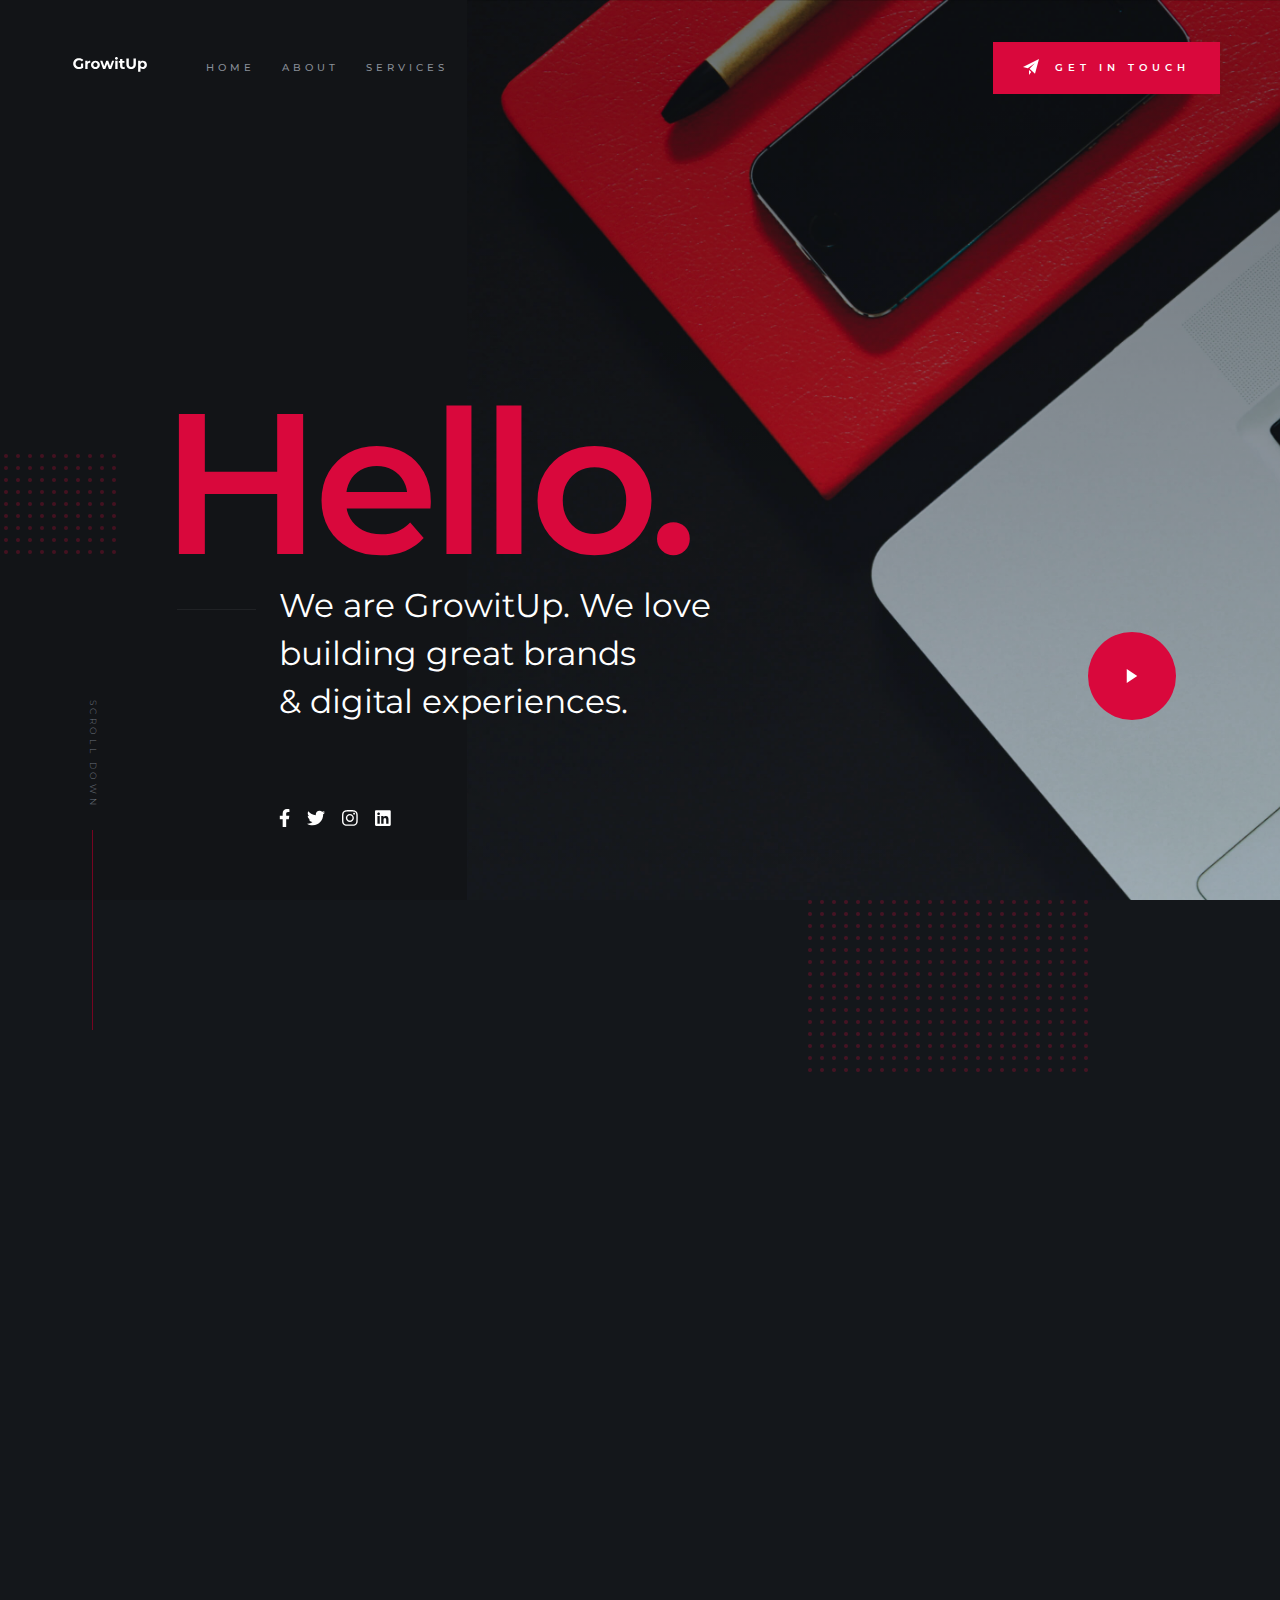
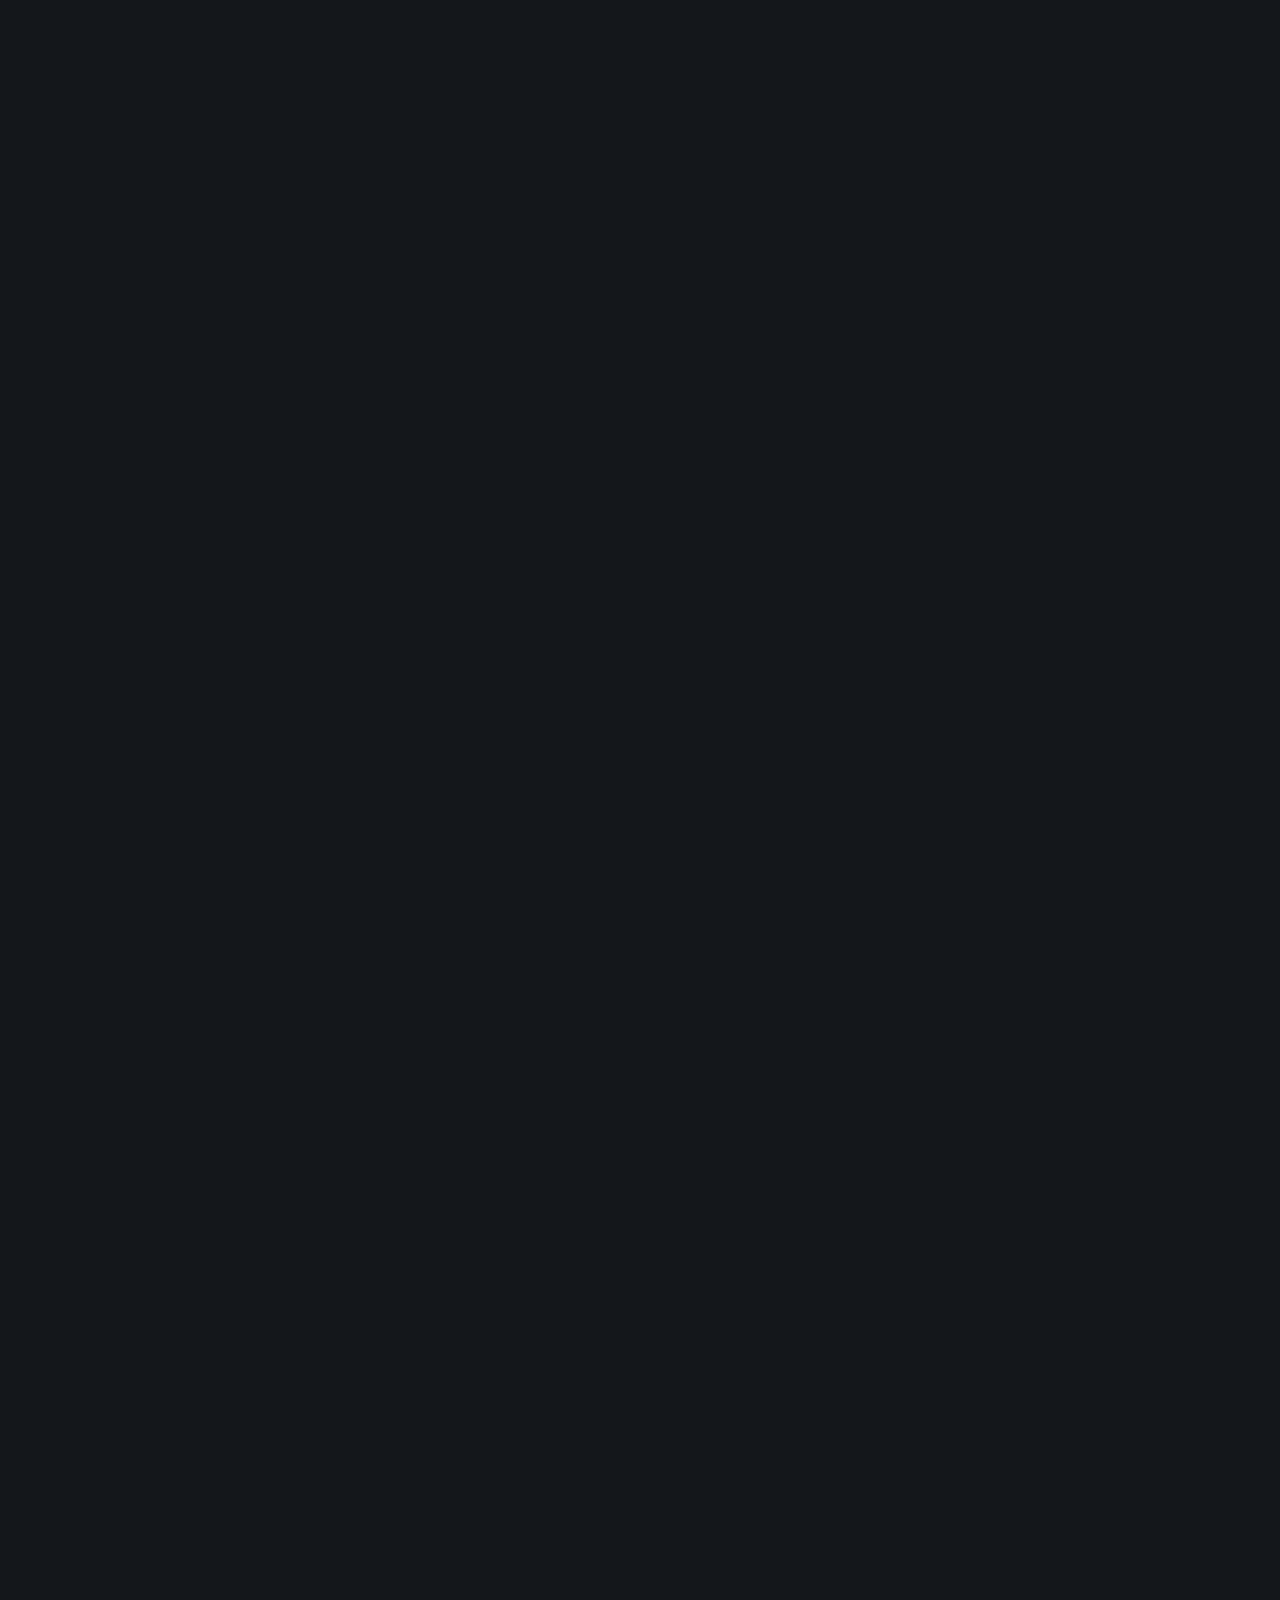
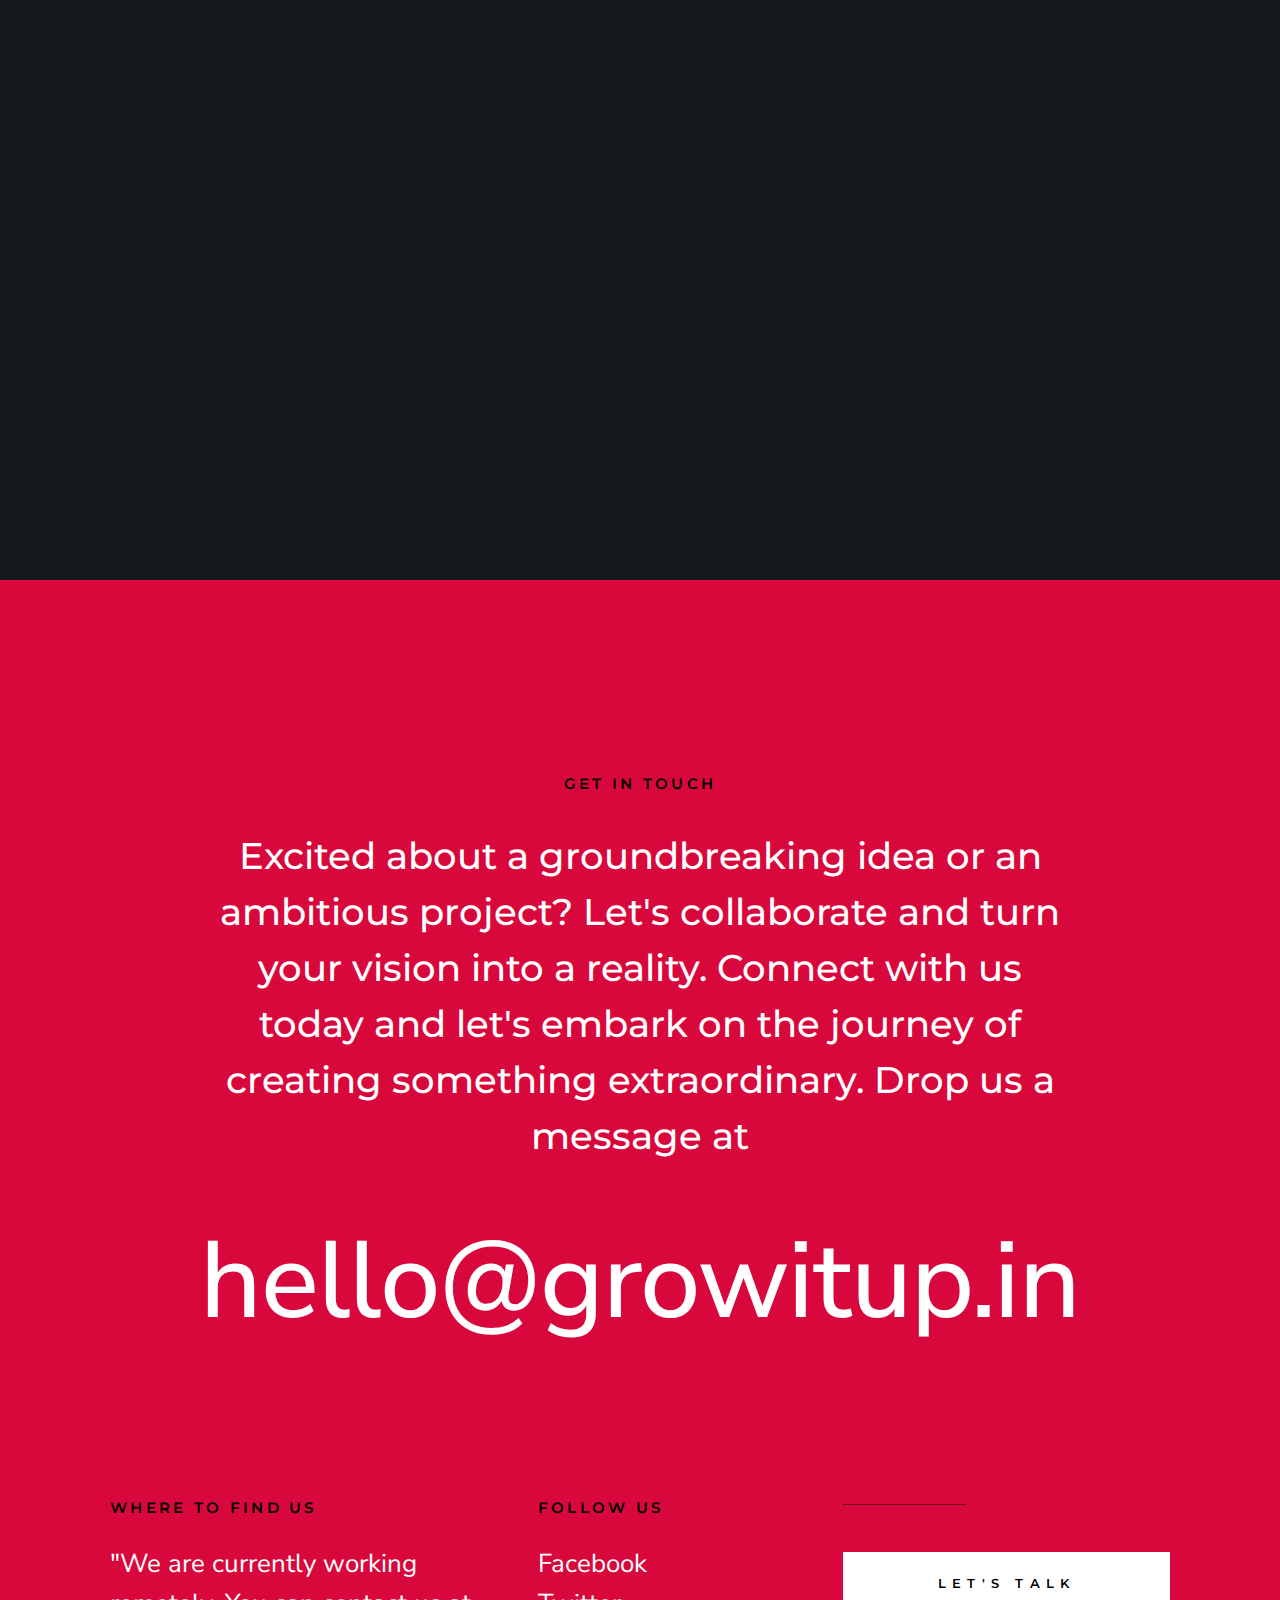
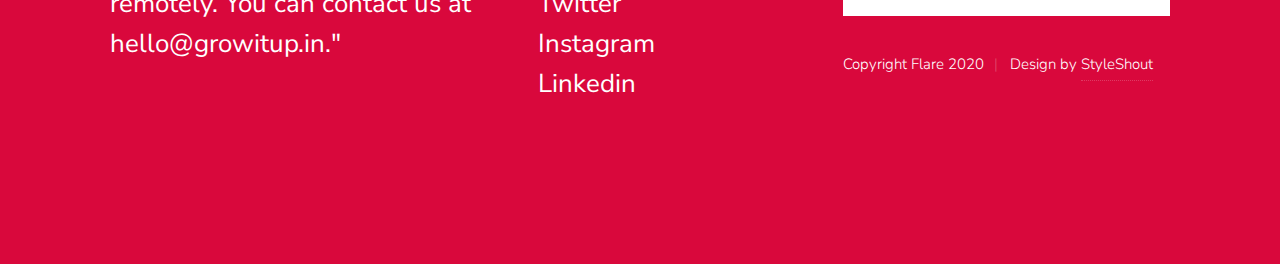
<file: index.html>
<!DOCTYPE html>
<html class="no-js" lang="en">

<head>
<!-- Google tag (gtag.js) -->
<script async src="https://www.googletagmanager.com/gtag/js?id=G-CMM93N7BNF"></script>
<script>
  window.dataLayer = window.dataLayer || [];
  function gtag(){dataLayer.push(arguments);}
  gtag('js', new Date());

  gtag('config', 'G-CMM93N7BNF');
</script>
    <!--- basic page needs
    ================================================== -->
    <!-- Primary Meta Tags -->
    <title>Growitup</title>
    <meta name="title" content="Growitup" />
    <meta name="description" content=" 'GrowItUp: Unleash your business's growth potential.'"  />

    <!-- Open Graph / Facebook -->
    <meta property="og:type" content="website" />
    <meta property="og:url" content="https://growitup.in/" />
    <meta property="og:title" content="Growitup" />
    <meta property="og:description" content="GrowItUp: Unleash your business's growth potential. " />
    <meta property="og:image" content="https://growitup.in/android-chrome-192x192.png" />

    <!-- Twitter -->
    <meta property="twitter:card" content="summary_large_image" />
    <meta property="twitter:url" content="https://growitup.in/" />
    <meta property="twitter:title" content="Growitup" />
    <meta property="twitter:description" content="GrowItUp: Unleash your business's growth potential. " />
    <meta property="twitter:image" content="https://growitup.in/android-chrome-192x192.png" />

    <link rel="canonical" href="http://www.growitup.in/">
    <!-- mobile specific metas
    ================================================== -->
    <meta name="viewport" content="width=device-width, initial-scale=1">

    <!-- CSS
    ================================================== -->
    <link rel="stylesheet" href="css/styles.css">
    <link rel="stylesheet" href="css/vendor.css">

    <!-- script
    ================================================== -->
    <script src="js/modernizr.js"></script>
    <script defer src="js/fontawesome/all.min.js"></script>

    <!-- favicons
    ================================================== -->
    <!-- <link rel="apple-touch-icon" sizes="180x180" href="apple-touch-icon.png">
    <link rel="icon" type="image/png" sizes="32x32" href="favicon-32x32.png">
    <link rel="icon" type="image/png" sizes="16x16" href="favicon-16x16.png">
    <link rel="manifest" href="site.webmanifest"> -->

</head>

<body id="top">


    <!-- preloader
    ================================================== -->
    <!-- <div id="preloader">
        <div id="loader" class="dots-fade">
            <div></div>
            <div></div>
            <div></div>
        </div>
    </div> -->


    <!-- header
    ================================================== -->
    <header class="s-header">

        <div class="s-header__logo">
            <a href="index.html">
                <img src="images/logo.svg" alt="Homepage">
            </a>
        </div>

        <div class="s-header__content">

            <nav class="s-header__nav-wrap">
                <ul class="s-header__nav">
                    <li><a class="smoothscroll" href="#hero" title="Intro">Home</a></li>
                    <li><a class="smoothscroll" href="#about" title="About">About</a></li>
                    <li><a class="smoothscroll" href="#services" title="Services">Services</a></li>

                </ul>
            </nav> <!-- end s-header__nav-wrap -->


            <link href="https://assets.calendly.com/assets/external/widget.css" rel="stylesheet">
            <script src="https://assets.calendly.com/assets/external/widget.js" type="text/javascript" async></script>
            <a href="" class="btn btn--primary btn--small"
                onclick="Calendly.initPopupWidget({url: 'https://calendly.com/growitup-in/30min'});return false;">
                <svg xmlns="http://www.w3.org/2000/svg" width="24" height="24" viewBox="0 0 24 24">
                    <path
                        d="M24 0l-6 22-8.129-7.239 7.802-8.234-10.458 7.227-7.215-1.754 24-12zm-15 16.668v7.332l3.258-4.431-3.258-2.901z" />
                </svg>
                Get In Touch</a>
            <!-- Calendly link widget end -->
        </div> <!-- end header-content -->

        <a class="s-header__menu-toggle" href="#0"><span>Menu</span></a>

    </header> <!-- end s-header -->


    <!-- hero
    ================================================== -->
    <section id="hero" class="s-hero target-section">

        <div class="s-hero__bg">
            <div class="gradient-overlay"></div>
        </div>

        <div class="row s-hero__content">
            <div class="column">

                <h1>Hello.</h1>
                <div class="s-hero__content-about">

                    <p>
                        We are GrowitUp. We love <br>
                        building great brands <br>
                        & digital experiences.
                    </p>

                    <footer>
                        <div class="s-hero__content-social">
                            <a target="_blank" href="https://www.facebook.com/people/Growitup/100095074315108/"><i class="fab fa-facebook-f" aria-hidden="true"></i></a>
                            <a target="_blank" href="#0"><i class="fab fa-twitter" aria-hidden="true"></i></a>
                            <a target="_blank" href="https://www.instagram.com/growitup_in/"><i class="fab fa-instagram"
                                    aria-hidden="true"></i></a>
                            <a target="_blank" href="https://www.linkedin.com/company/growitup-in"><i
                                    class="fab fa-linkedin" aria-hidden="true"></i></a>
                        </div>
                    </footer>
                </div>

            </div>
        </div>

        <div class="s-hero__video">
            <a class="s-hero__video-link"
            onclick="Calendly.initPopupWidget({url: 'https://calendly.com/growitup-in/30min'});return false;">
               
                <svg xmlns="http://www.w3.org/2000/svg" width="24" height="24" viewBox="0 0 24 24">
                    <path d="M21 12l-18 12v-24z" />
                </svg>
                <span class="s-hero__video-text">Play Video</span>
            </a>
        </div>

        <div class="s-hero__scroll">
            <a href="#about" class="s-hero__scroll-link smoothscroll">
                Scroll Down
            </a>
        </div>

    </section> <!-- end s-hero -->


    <!-- about
    ================================================== -->
    <section id="about" class="s-about">

        <div class="horizontal-line"></div>

        <div class="row">
            <div class="column large-12">

                <div class="section-title" data-num="01" data-aos="fade-up">
                    <h3 class="h6">Who We Are</h3>
                </div>

            </div>

            <div class="column large-6 w-900-stack s-about__intro-text">
                <h2 class="display-1" data-aos="fade-up">
                    Welcome to GrowitUp! We are your digital partners, experts in boosting your brand, elevating your
                    online visibility, and propelling your business to success.
                </h2>

                <p class="lead" data-aos="fade-up">
                    Elevate your online presence with our cutting-edge digital marketing solutions. We specialize in
                    crafting strategies that propel your brand to new heights in the digital landscape.
                </p>
            </div>

            <div class="column large-6 w-900-stack s-about__photo-block">
                <div class="s-about__photo" data-aos="fade-up"></div>
            </div>
        </div>

        <div class="row block-large-1-2 block-tab-full s-about__process item-list">
            <div class="column item item-process" data-aos="fade-up">
                <h3 class="item-title">Sales </h3>
                <p>
                    "Revolutionize your sales game and amplify your brand presence! Let us craft winning social media
                    marketing strategies that not only boost your sales but also sculpt a powerful brand identity for
                    you."
                </p>
            </div>
            <div class="column item item-process" data-aos="fade-up">
                <h3 class="item-title">Lead </h3>
                <p>
                    "We specialize in driving lead generation for your brand, connecting you with a stream of potential
                    clients. Elevate your business by partnering with us to attract and convert high-quality leads."
                </p>
            </div>
            <div class="column item item-process" data-aos="fade-up">
                <h3 class="item-title">Engagement </h3>
                <p>
                    "Elevate your brand or influencer profile with increased engagement on both social media and your
                    website. Let us fuel your online presence, driving meaningful interactions and fostering a vibrant
                    community."
                </p>
            </div>
            <div class="column item item-process" data-aos="fade-up">
                <h3 class="item-title">Awareness</h3>
                <p>

                    "We specialize in amplifying brand and individual awareness. Let us elevate your product or personal
                    theme, capturing attention and fostering a stronger presence." </p>
            </div>

        </div>

    </section> <!-- end s-about -->


    <!-- services
    ================================================== -->
    <section id="services" class="s-services">

        <div class="row">
            <div class="column large-12">
                <div class="section-title" data-num="02" data-aos="fade-up">
                    <h3 class="h6">Our Expertise</h3>
                </div>
            </div>
            <div class="column large-6 w-900-stack">
                <h2 class="display-1" data-aos="fade-up">
                    At "GrowitUp", we pride ourselves on being at the forefront of digital marketing innovation, driving
                    results that exceed expectations.
                </h2>
            </div>
            <div class="column large-6 w-900-stack">
                <p class="lead" data-aos="fade-up">
                    we specialize in unleashing the full potential of your brand through targeted and impactful paid
                    advertising strategies. Our dedicated team of experts excels in crafting bespoke campaigns across
                    various platforms, maximizing your ROI and ensuring your brand stands out in the crowded digital
                    space.
                </p>
            </div>
        </div>

        <div class="row block-large-1-2 block-tab-full s-about__process item-list">
            <div class="column item item-process" data-aos="fade-up">
                <h3 class="item-title">Targeted Advertising</h3>
                <p>
                    "Precision is our forte. Leverage our expertise in crafting targeted digital ad campaigns that reach
                    your ideal audience, maximizing your brand's impact and ROI."
                </p>
            </div>
            <div class="column item item-process" data-aos="fade-up">
                <h3 class="item-title">Lead Generation</h3>
                <p>
                    "Drive business growth with our specialized lead generation strategies. We connect you with a steady
                    stream of potential clients, ensuring quality leads that convert."
                </p>
            </div>
            <div class="column item item-process" data-aos="fade-up">
                <h3 class="item-title">Engagement Optimization</h3>
                <p>
                    "Elevate your online presence with strategic ad placements that foster meaningful interactions. Let
                    us optimize your engagement and cultivate a vibrant digital community."
                </p>
            </div>
            <div class="column item item-process" data-aos="fade-up">
                <h3 class="item-title">Brand Awareness Amplification</h3>
                <p>
                    "Experience a surge in brand visibility and recognition. Our expertise lies in amplifying brand
                    awareness through captivating digital ad campaigns that capture attention and leave a lasting
                    impression."
                </p>
            </div>
        </div>


    </section> <!-- end s-services -->


    <!-- contact
    ================================================== -->
    <section class="s-contact">

        <div class="row narrower s-contact__top h-text-center">
            <div class="column">
                <h3 class="h6">Get In Touch</h3>
                <h2 class="display-1">
                    Excited about a groundbreaking idea or an ambitious project? Let's collaborate and turn your vision
                    into a reality. Connect with us today and let's embark on the journey of creating something
                    extraordinary. Drop us a message at
                </h2>
            </div>
        </div> <!-- s-footer__top -->

        <div class="row h-text-center">
            <div class="column">
                <p class="s-contact__email">
                    <a href="mailto:hello@growitup.in">hello@growitup.in</a>
                </p>
            </div>
        </div>

    </section> <!-- end s-contact -->


    <!-- footer
    ================================================== -->
    <footer class="s-footer">
        <div class="row row-y-top">

            <div class="column large-8 medium-12">
                <div class="row">
                    <div class="column large-7 tab-12 s-footer__block">
                        <h4 class="h6">Where to Find Us</h4>

                        <p>
                           "We are currently working remotely. You can contact us at
                            <a href="mailto:hello@growitup.in">hello@growitup.in."</a>
                        </p>
                    </div>

                    <div class="column large-5 tab-12 s-footer__block">
                        <h4 class="h6">Follow Us</h4 class="h6">

                        <ul class="s-footer__list">
                            <li><a target="_blank" href="https://www.facebook.com/people/Growitup/100095074315108/">Facebook</a></li>
                            <li><a target="_blank" href="#0">Twitter</a></li>
                            <li><a target="_blank" href="https://www.instagram.com/growitup_in/">Instagram</a></li>
                            <li><a target="_blank" href="https://www.linkedin.com/company/growitup-in">Linkedin</a></li>
                        </ul>
                    </div>
                </div>
            </div>

            <div class="column large-4 medium-12 s-footer__block--end">

                <!-- Calendly link widget begin -->
                <link href="https://assets.calendly.com/assets/external/widget.css" rel="stylesheet">
                <script src="https://assets.calendly.com/assets/external/widget.js" type="text/javascript"
                    async></script>
                <a href="" class="btn h-full-width"
                    onclick="Calendly.initPopupWidget({url: 'https://calendly.com/growitup-in/30min'});return false;">Let's
                    Talk</a>
                <!-- Calendly link widget end -->


                <div class="ss-copyright">
                    <span>Copyright Flare 2020</span>
                    <span>Design by <a href="https://www.styleshout.com/">StyleShout</a></span>
                </div>
            </div>

            <div class="ss-go-top">
                <a class="smoothscroll" title="Back to Top" href="#top">
                    top
                </a>
            </div> <!-- end ss-go-top -->

        </div>
    </footer>


    <!-- photoswipe background
    ================================================== -->
    <div aria-hidden="true" class="pswp" role="dialog" tabindex="-1">

        <div class="pswp__bg"></div>
        <div class="pswp__scroll-wrap">

            <div class="pswp__container">
                <div class="pswp__item"></div>
                <div class="pswp__item"></div>
                <div class="pswp__item"></div>
            </div>

            <div class="pswp__ui pswp__ui--hidden">
                <div class="pswp__top-bar">
                    <div class="pswp__counter"></div><button class="pswp__button pswp__button--close"
                        title="Close (Esc)"></button> <button class="pswp__button pswp__button--share"
                        title="Share"></button> <button class="pswp__button pswp__button--fs"
                        title="Toggle fullscreen"></button> <button class="pswp__button pswp__button--zoom"
                        title="Zoom in/out"></button>
                    <div class="pswp__preloader">
                        <div class="pswp__preloader__icn">
                            <div class="pswp__preloader__cut">
                                <div class="pswp__preloader__donut"></div>
                            </div>
                        </div>
                    </div>
                </div>
                <div class="pswp__share-modal pswp__share-modal--hidden pswp__single-tap">
                    <div class="pswp__share-tooltip"></div>
                </div><button class="pswp__button pswp__button--arrow--left" title="Previous (arrow left)"></button>
                <button class="pswp__button pswp__button--arrow--right" title="Next (arrow right)"></button>
                <div class="pswp__caption">
                    <div class="pswp__caption__center"></div>
                </div>
            </div>

        </div>

    </div> <!-- end photoSwipe background -->


    <!-- Java Script
    ================================================== -->
    <script src="js/jquery-3.2.1.min.js"></script>
    <script src="js/plugins.js"></script>
    <script src="js/main.js"></script>

</body>

</html>
</file>
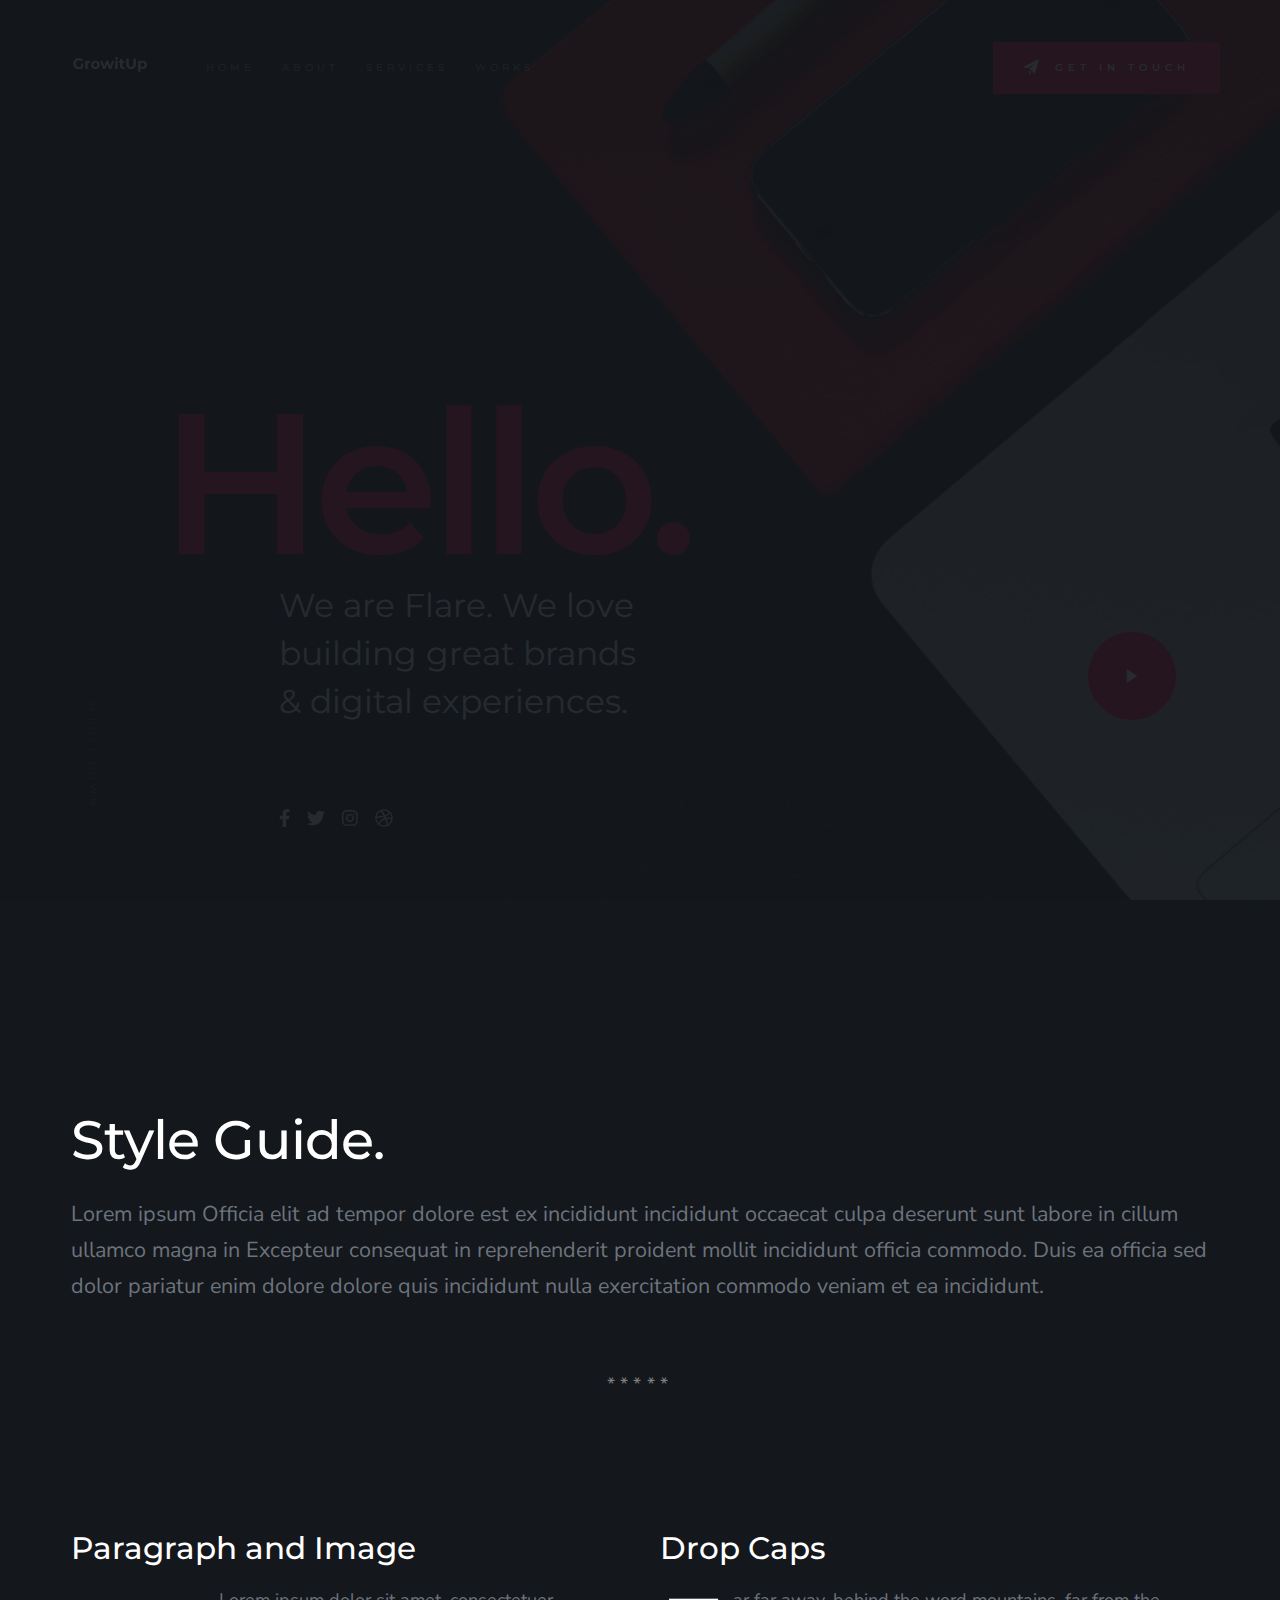
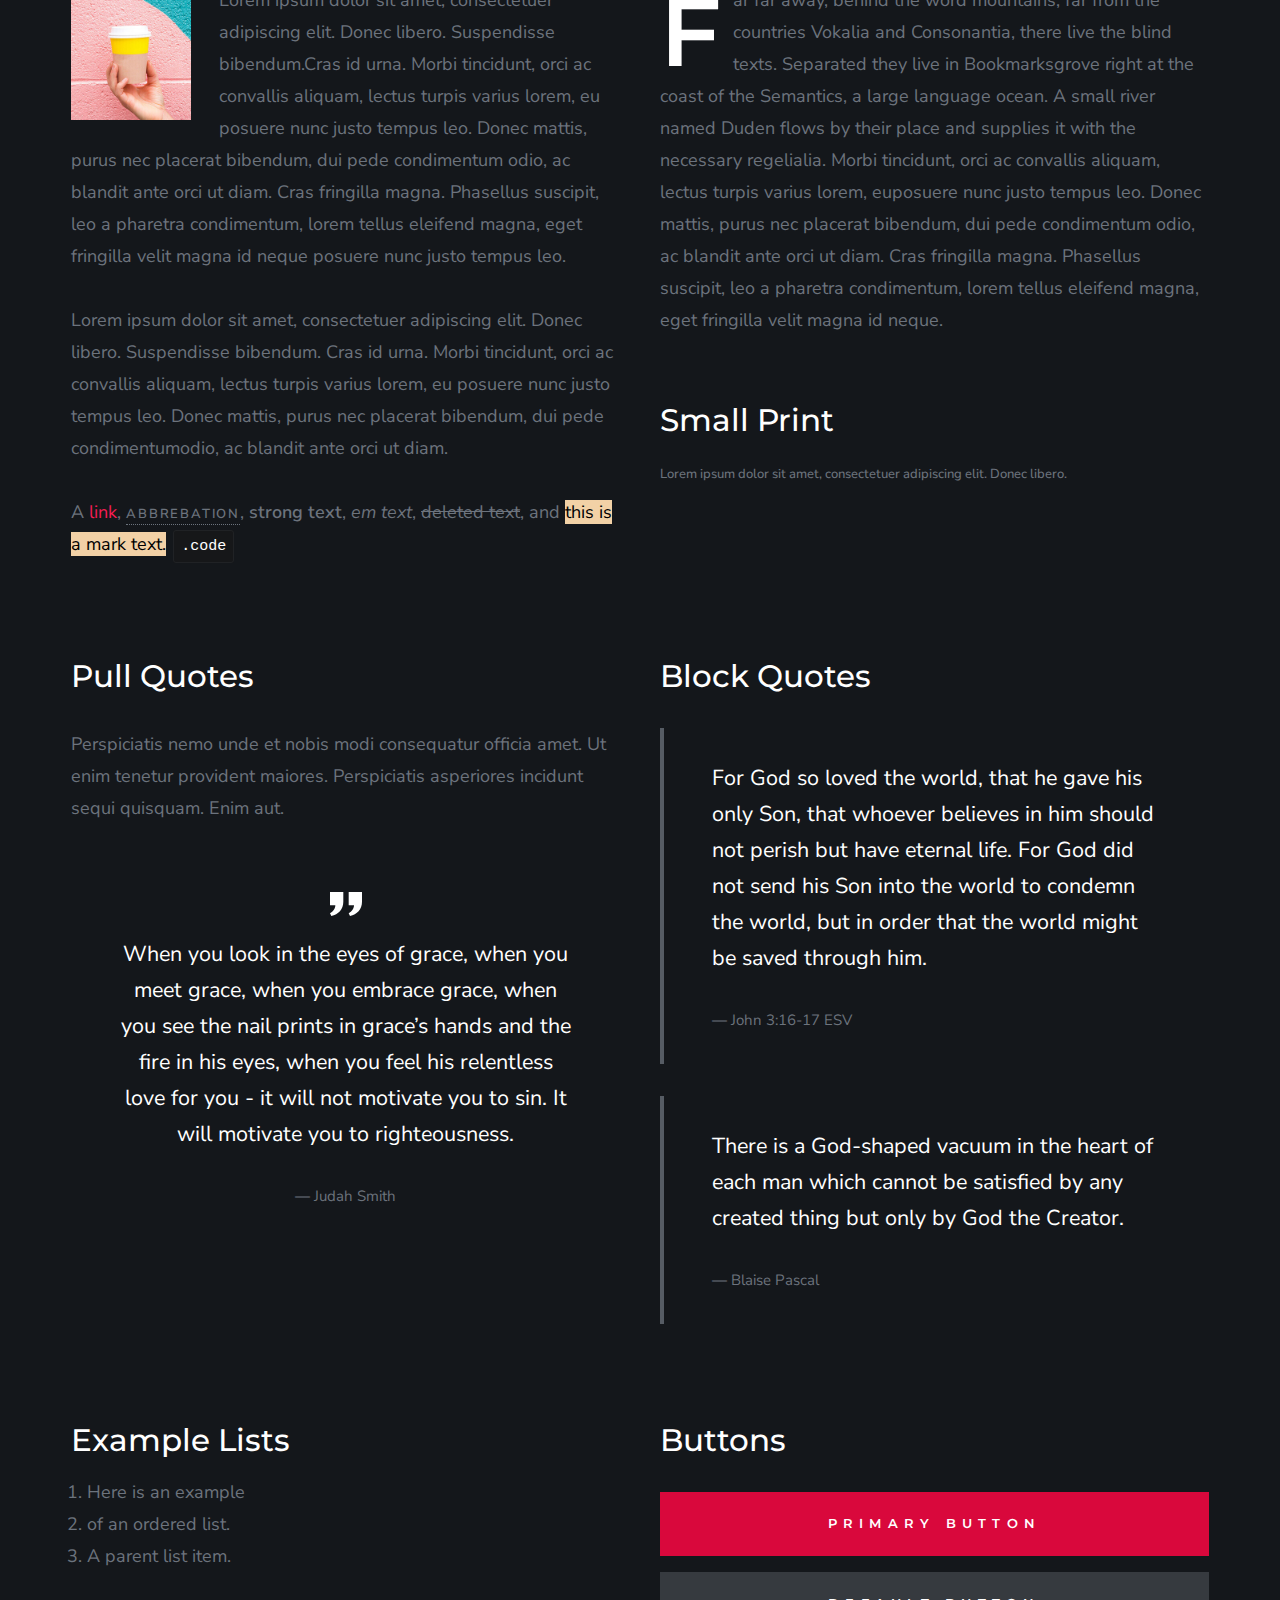
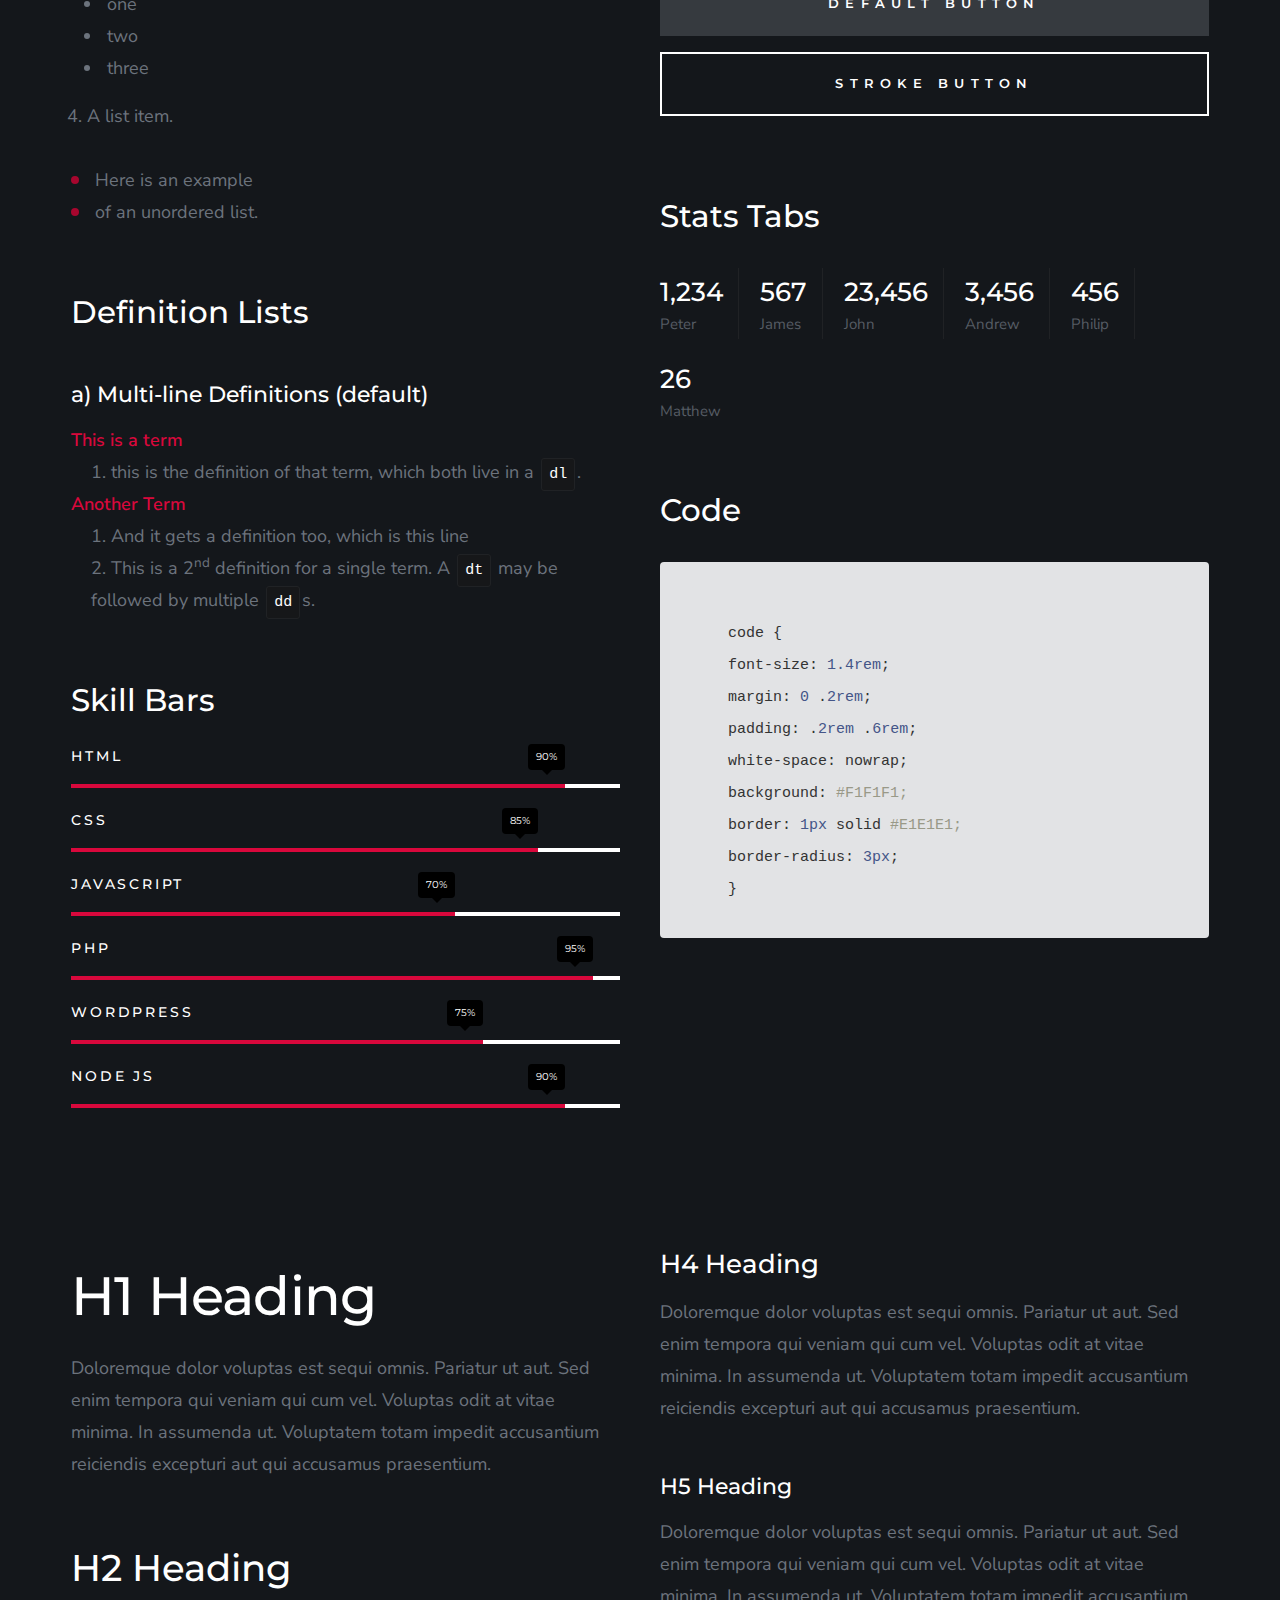
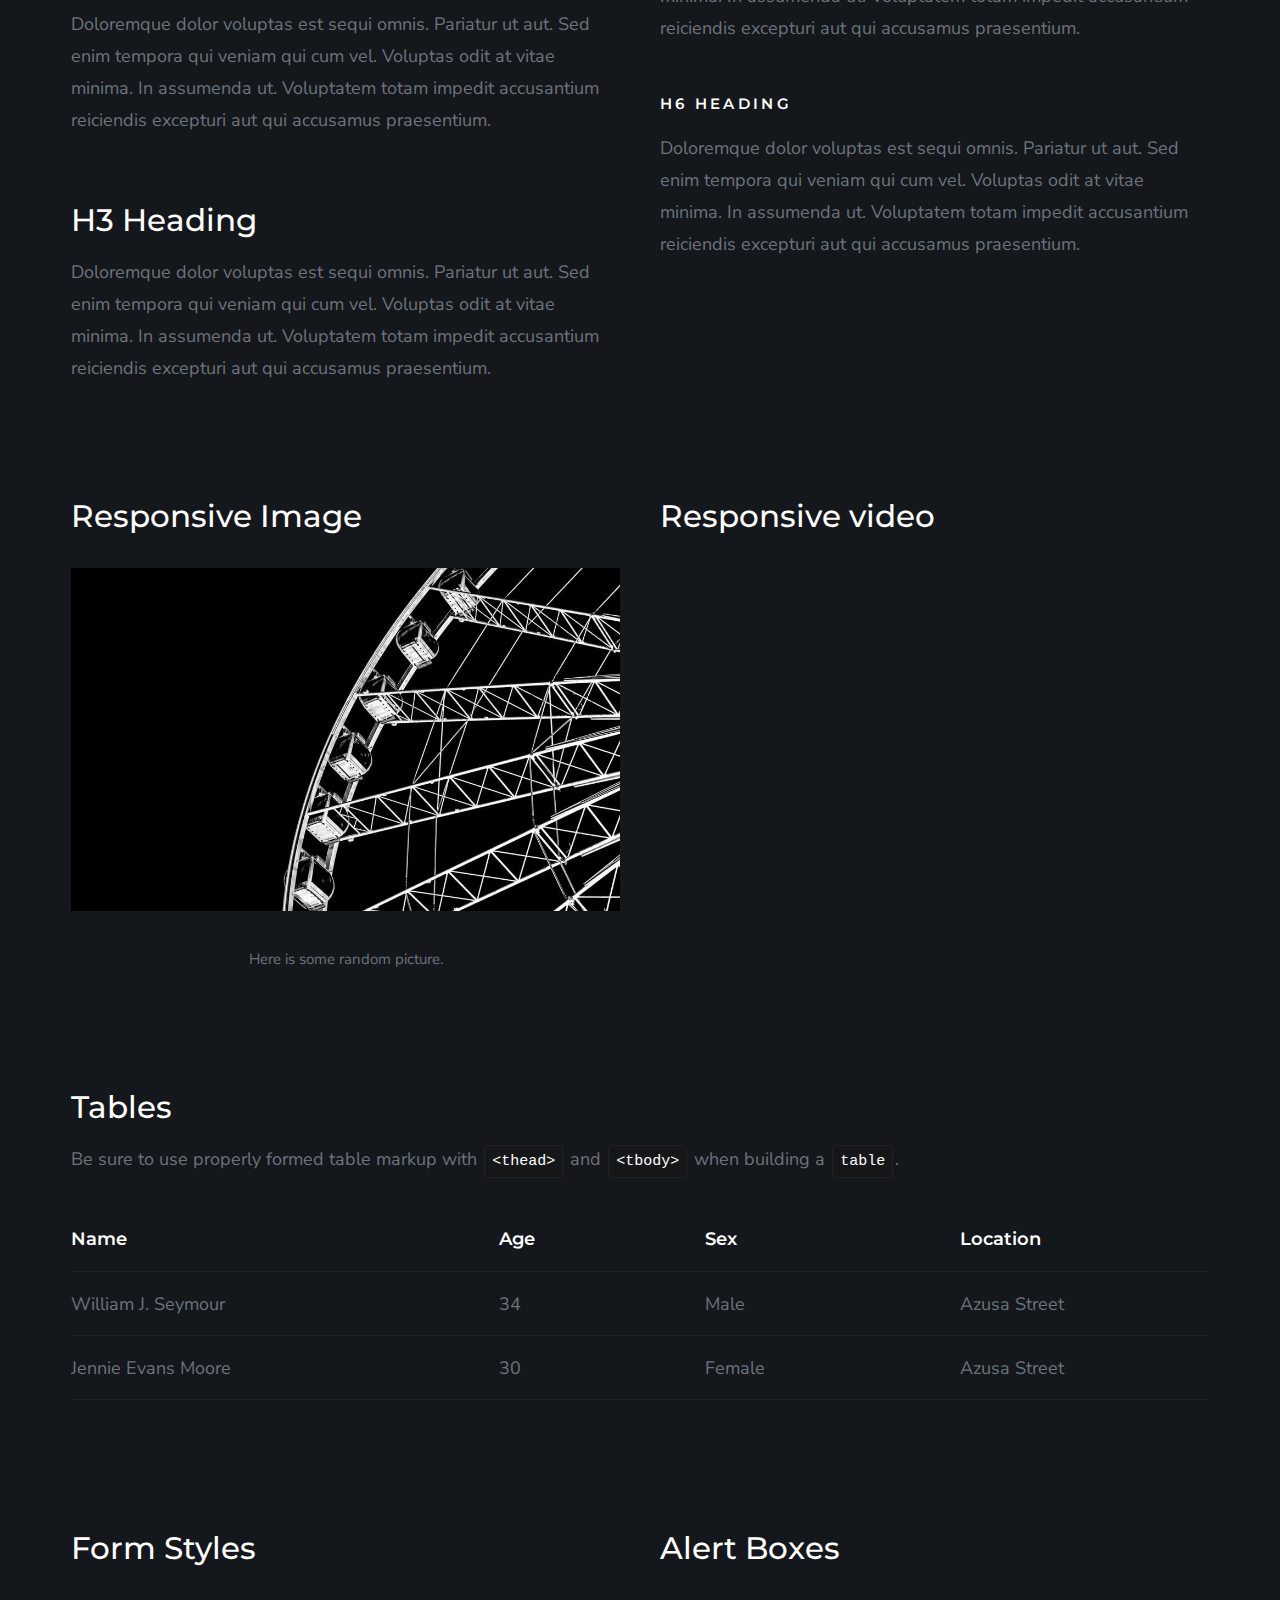
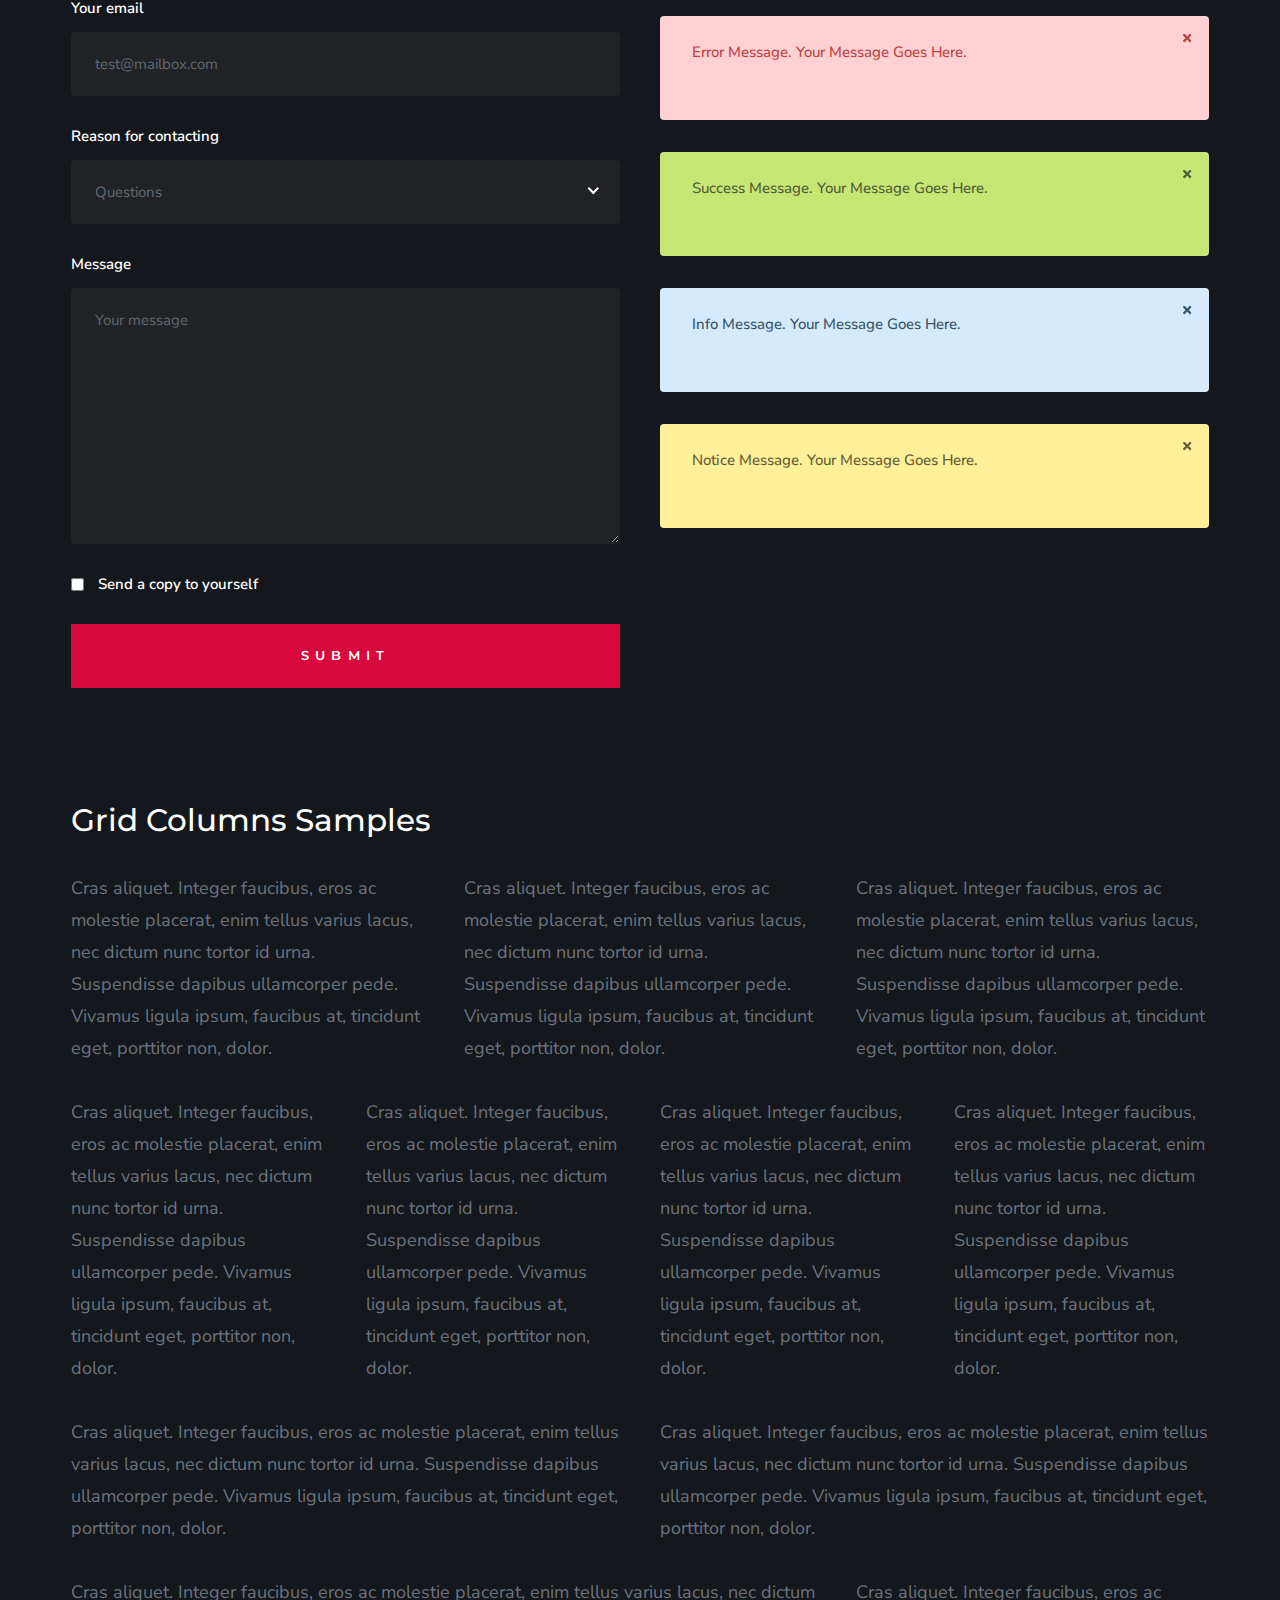
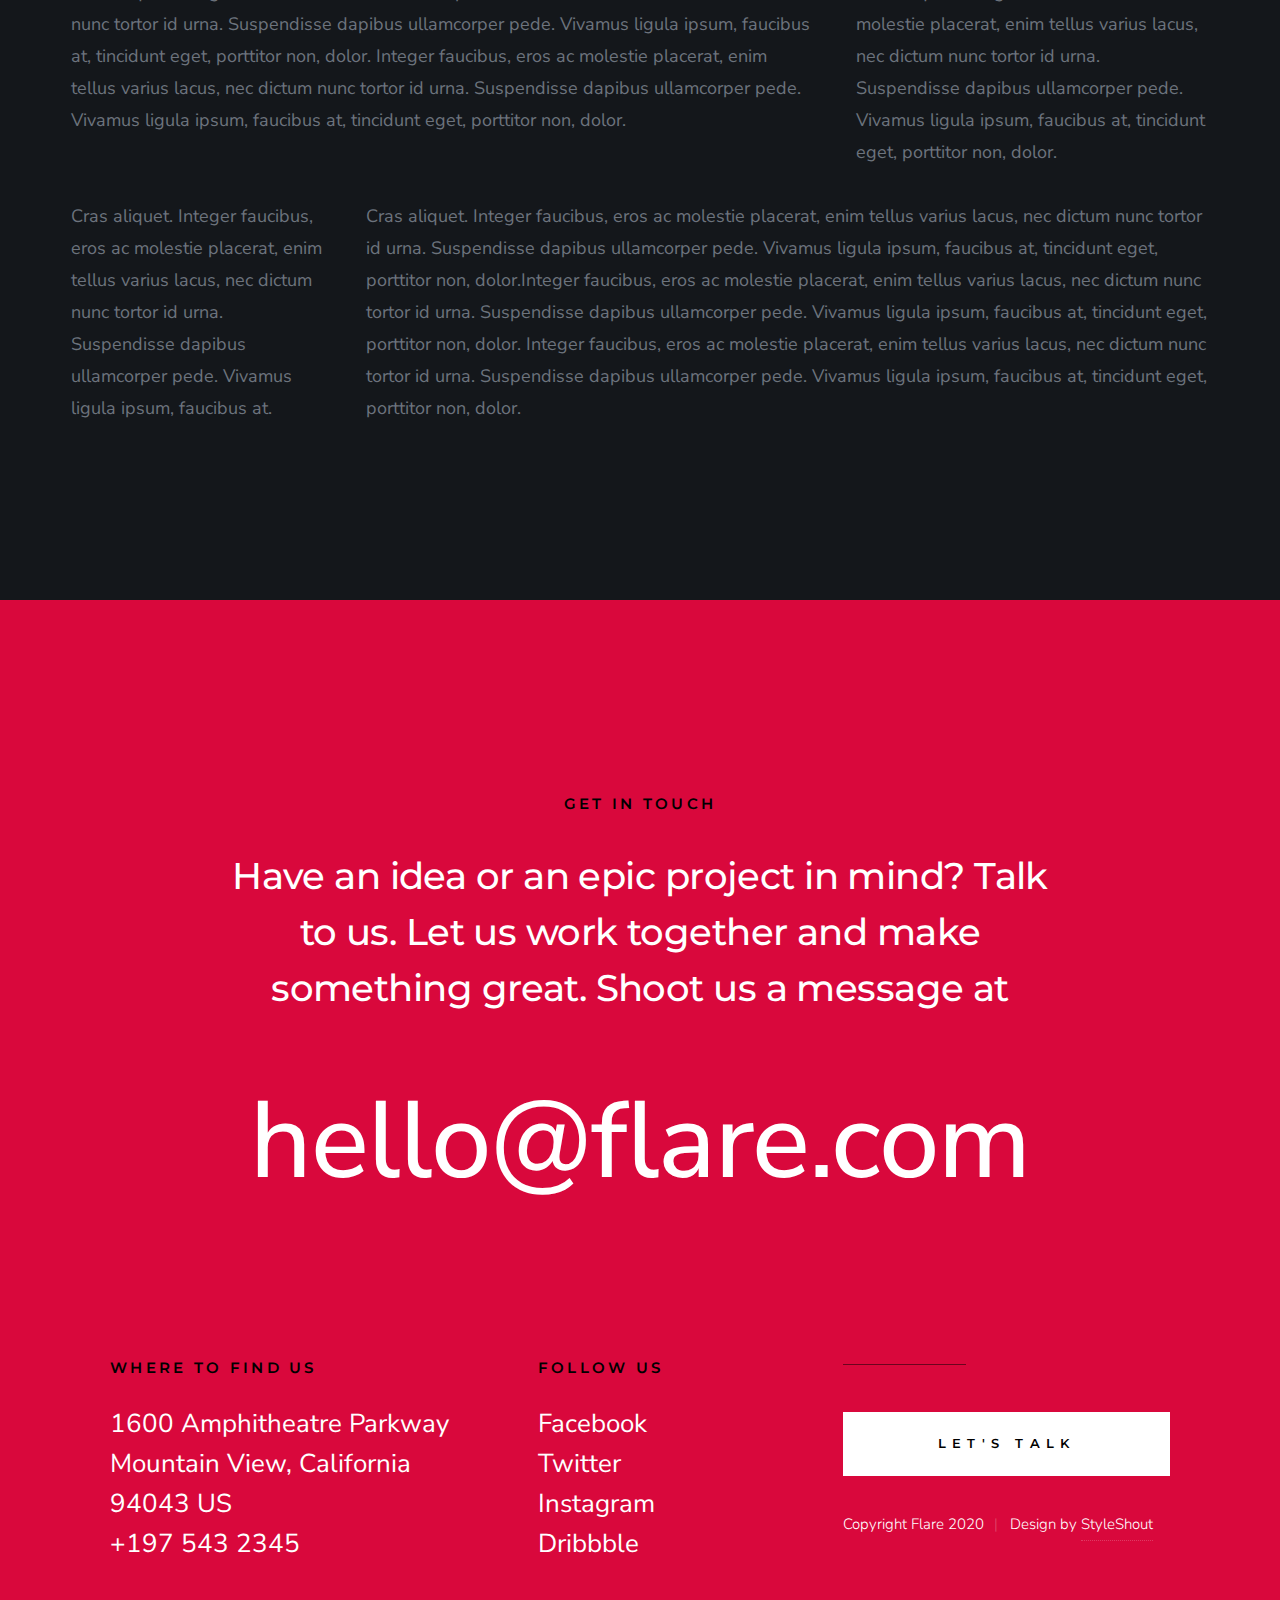
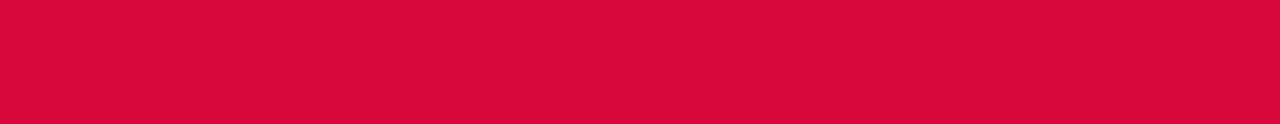
<file: styles.html>
<!DOCTYPE html>
<html class="no-js" lang="en">
<head>

    <!--- basic page needs
    ================================================== -->
    <meta charset="utf-8">
    <title>Flare - Styles</title>
    <meta name="description" content="">
    <meta name="author" content="">

    <!-- mobile specific metas
    ================================================== -->
    <meta name="viewport" content="width=device-width, initial-scale=1">

    <!-- CSS
    ================================================== -->
    <link rel="stylesheet" href="css/styles.css">
    <link rel="stylesheet" href="css/vendor.css">

    <style type="text/css" media="screen">
        .s-styles { 
            background-color: var(--color-bg);
            padding-top: calc(6.5 * var(--space));
            padding-bottom: calc(4.5 * var(--space));
            position: relative;
        }
        .s-styles .intro h1 {
            margin-top: 0;
        }
    </style>

    <!-- script
    ================================================== -->
    <script src="js/modernizr.js"></script>
    <script defer src="js/fontawesome/all.min.js"></script>

    <!-- favicons
    ================================================== -->
    <link rel="apple-touch-icon" sizes="180x180" href="apple-touch-icon.png">
    <link rel="icon" type="image/png" sizes="32x32" href="favicon-32x32.png">
    <link rel="icon" type="image/png" sizes="16x16" href="favicon-16x16.png">
    <link rel="manifest" href="site.webmanifest">

</head>

<body id="top">


    <!-- preloader
    ================================================== -->
    <div id="preloader">
        <div id="loader" class="dots-fade">
            <div></div>
            <div></div>
            <div></div>
        </div>
    </div>


    <!-- header
    ================================================== -->
    <header class="s-header">

        <div class="s-header__logo">
            <a href="index.html">
                <img src="images/logo.svg" alt="Homepage">
            </a>
        </div>

        <div class="s-header__content">
    
            <nav class="s-header__nav-wrap">
                <ul class="s-header__nav">
                    <li><a href="index.html#hero" title="Intro">Home</a></li>
                    <li><a href="index.html#about" title="About">About</a></li>
                    <li><a href="index.html#services" title="Services">Services</a></li>
                    <li><a href="index.html#portfolio" title="Works">Works</a></li>
                </ul>
            </nav> <!-- end s-header__nav-wrap -->

            <a href="mailto:#0" class="btn btn--primary btn--small">
                <svg xmlns="http://www.w3.org/2000/svg" width="24" height="24" viewBox="0 0 24 24"><path d="M24 0l-6 22-8.129-7.239 7.802-8.234-10.458 7.227-7.215-1.754 24-12zm-15 16.668v7.332l3.258-4.431-3.258-2.901z"/></svg>
                Get In Touch
            </a>

        </div> <!-- end header-content -->

        <a class="s-header__menu-toggle" href="#0"><span>Menu</span></a>

    </header> <!-- end s-header -->


    <!-- hero
    ================================================== -->
    <section id="hero" class="s-hero target-section">

        <div class="s-hero__bg">
            <div class="gradient-overlay"></div>
        </div>

        <div class="row s-hero__content">
            <div class="column">

                <h1>Hello.</h1>
                <div class="s-hero__content-about">

                    <p>
                    We are Flare. We love <br>
                    building great brands <br>
                    & digital experiences.
                    </p>
    
                    <footer>
                        <div class="s-hero__content-social">
                            <a href="#0"><i class="fab fa-facebook-f" aria-hidden="true"></i></a>
                            <a href="#0"><i class="fab fa-twitter" aria-hidden="true"></i></a>
                            <a href="#0"><i class="fab fa-instagram" aria-hidden="true"></i></a>
                            <a href="#0"><i class="fab fa-dribbble" aria-hidden="true"></i></a>
                        </div>
                    </footer>
                </div>

            </div>
        </div>

        <div class="s-hero__video">
            <a class="s-hero__video-link" href="https://youtu.be/f9Upnc1EG7c?si=Rg7ZI2kYMhV5Q_ul&amp;title=0&amp;byline=0&amp;portrait=0" data-lity="">
                <svg xmlns="http://www.w3.org/2000/svg" width="24" height="24" viewBox="0 0 24 24"><path d="M21 12l-18 12v-24z"/></svg>
                <span class="s-hero__video-text">Play Video</span>
            </a>
        </div>

        <div class="s-hero__scroll">
            <a href="#styles" class="s-hero__scroll-link smoothscroll">
                Scroll Down
            </a>
        </div>

    </section> <!-- end s-hero -->


    <!-- s-styles
    ================================================== -->
    <section id="styles" class="s-styles">

        <div class="row">

            <div class="column large-12 intro">

                <h1>Style Guide.</h1>

                <p class="lead">Lorem ipsum Officia elit ad tempor dolore est ex incididunt incididunt occaecat culpa deserunt 
                sunt labore in cillum ullamco magna in Excepteur consequat in reprehenderit proident mollit incididunt officia commodo.
                Duis ea officia sed dolor pariatur enim dolore dolore quis incididunt nulla exercitation commodo veniam et ea incididunt.
                </p>

                <hr class="fancy">
            </div>

        </div> <!-- end row -->

        <div class="row">

            <div class="column large-6 tab-12">

                <h3>Paragraph and Image</h3>

                <p><a href="#"><img width="120" height="120" class="h-pull-left" alt="sample-image" src="images/sample-image.jpg"></a>
                Lorem ipsum dolor sit amet, consectetuer adipiscing elit. Donec libero. Suspendisse bibendum.Cras id urna. Morbi 
                tincidunt, orci ac convallis aliquam, lectus turpis varius lorem, eu posuere nunc justo tempus leo. Donec mattis, 
                purus nec placerat bibendum, dui pede condimentum odio, ac blandit ante orci ut diam. Cras fringilla magna. 
                Phasellus suscipit, leo a pharetra condimentum, lorem tellus eleifend magna, eget fringilla velit magna id 
                neque posuere nunc justo tempus leo. </p>

                <p>
                Lorem ipsum dolor sit amet, consectetuer adipiscing elit. Donec libero. Suspendisse bibendum. Cras id urna. 
                Morbi tincidunt, orci ac convallis aliquam, lectus turpis varius lorem, eu posuere nunc justo tempus leo. 
                Donec mattis, purus nec placerat bibendum, dui pede condimentumodio, ac blandit ante orci ut diam.	
                </p>

                <p>A <a href="#">link</a>,
                <abbr title="this really isn't a very good description">abbrebation</abbr>,
                <strong>strong text</strong>,
                <em>em text</em>,
                <del>deleted text</del>, and
                <mark>this is a mark text.</mark>
                <code>.code</code>
                </p>

            </div>

            <div class="column large-6 tab-12">

                <h3>Drop Caps</h3>

                <p class="drop-cap">Far far away, behind the word mountains, far from the countries Vokalia and Consonantia,
                there live the blind texts. Separated they live in Bookmarksgrove right at the coast of the
                Semantics, a large language ocean. A small river named Duden flows by their place and supplies it with the 
                necessary regelialia. Morbi tincidunt, orci ac convallis aliquam, lectus turpis varius lorem, 
                euposuere nunc justo tempus leo. Donec mattis, purus nec placerat bibendum, dui pede condimentum odio, 
                ac blandit ante orci ut diam. Cras fringilla magna. Phasellus suscipit, leo a pharetra condimentum, 
                lorem tellus eleifend magna, eget fringilla velit magna id neque.
                </p>

                <h3>Small Print</h3>

                <p><small>Lorem ipsum dolor sit amet, consectetuer adipiscing elit. Donec libero.</small></p>

            </div>

        </div> <!-- end row -->

        <div class="row">

            <div class="column large-6 tab-12">

                <h3 class="h-add-bottom">Pull Quotes</h3>

                <p>
                Perspiciatis nemo unde et nobis modi consequatur officia amet. Ut enim 
                tenetur provident maiores. Perspiciatis asperiores incidunt sequi 
                quisquam. Enim aut. 
                </p>

                <figure class="pull-quote">
                    <blockquote>
                        <p>
                        When you look in the eyes of grace, when you meet grace, 
                        when you embrace grace, when you see the nail prints in 
                        grace’s hands and the fire in his eyes, when you feel his 
                        relentless love for you - it will not motivate you to sin. 
                        It will motivate you to righteousness.
                        </p>

                        <footer>
                            <cite>Judah Smith</cite>
                        </footer>
                    </blockquote>
                </figure>

            </div>

            <div class="column large-6 tab-12">

                <h3 class="h-add-bottom">Block Quotes</h3>

                <blockquote cite="http://where-i-got-my-info-from.com">
                    <p>
                    For God so loved the world, that he gave his only Son, that whoever believes in 
                    him should not perish but have eternal life. For God did not send his Son into 
                    the world to condemn the world, but in order that the world might be 
                    saved through him.
                    </p>

                    <footer>
                        <cite>
                            <a href="#0">John 3:16-17 ESV</a>
                        </cite>
                    </footer>

                </blockquote>

                <blockquote>
                    <p>There is a God-shaped vacuum in the heart of each man which cannot be satisfied 
                    by any created thing but only by God the Creator.</p>

                    <footer>
                        <cite>Blaise Pascal</cite>
                    </footer>

                </blockquote>

            </div>

        </div> <!-- end row -->

        <div class="row h-add-half-bottom">

            <div class="column large-6 tab-12">

                <h3>Example Lists</h3>

                <ol>
                    <li>Here is an example</li>
                    <li>of an ordered list.</li>
                    <li>A parent list item.
                        <ul>
                            <li>one</li>
                            <li>two</li>
                            <li>three</li>
                        </ul>
                        </li>
                        <li>A list item.</li>
                    </ol>

                <ul class="disc">
                    <li>Here is an example</li>
                    <li>of an unordered list.</li>
                </ul>

                <h3>Definition Lists</h3>

                <h5>a) Multi-line Definitions (default) </h5>

                <dl class="dictionary-style">
                    <dt><strong>This is a term</strong></dt>
                        <dd>this is the definition of that term, which both live in a <code>dl</code>.</dd>
                    <dt><strong>Another Term</strong></dt>
                        <dd>And it gets a definition too, which is this line</dd>
                        <dd>This is a 2<sup>nd</sup> definition for a single term. A <code>dt</code> may be followed by multiple <code>dd</code>s.</dd>
                </dl>

                <h3 class="h-add-bottom">Skill Bars</h3>

                <ul class="skill-bars">
                    <li>
                    <div class="progress percent90"><span>90%</span></div>
                    <strong>HTML</strong>
                    </li>
                    <li>
                    <div class="progress percent85"><span>85%</span></div>
                    <strong>CSS</strong>
                    </li>
                    <li>
                    <div class="progress percent70"><span>70%</span></div>
                    <strong>Javascript</strong>
                    </li>
                    <li>
                    <div class="progress percent95"><span>95%</span></div>
                    <strong>PHP</strong>
                    </li>
                    <li>
                    <div class="progress percent75"><span>75%</span></div>
                    <strong>Wordpress</strong>
                    </li>
                    <li>
                    <div class="progress percent90"><span>90%</span></div>
                    <strong>Node JS</strong>
                    </li>
                </ul>

            </div>

            <div class="column large-6 tab-12">

                <h3 class="h-add-bottom">Buttons</h3>

                <p>
                    <a class="btn btn--primary h-full-width" href="#0">Primary Button</a>
                    <a class="btn h-full-width" href="#0">Default Button</a>
                    <a class="btn btn--stroke h-full-width" href="#0">Stroke Button</a>
                </p>

                <h3>Stats Tabs</h3>

                <ul class="stats-tabs">
                    <li><a href="#0">1,234 <em>Peter</em></a></li>
                    <li><a href="#0">567 <em>James</em></a></li>
                    <li><a href="#0">23,456 <em>John</em></a></li>
                    <li><a href="#0">3,456 <em>Andrew</em></a></li>
                    <li><a href="#0">456 <em>Philip</em></a></li>
                    <li><a href="#0">26 <em>Matthew</em></a></li>
                </ul>

                <h3 class="h-add-bottom">Code</h3>
<pre><code>
    code {
    font-size: 1.4rem;
    margin: 0 .2rem;
    padding: .2rem .6rem;
    white-space: nowrap;
    background: #F1F1F1;
    border: 1px solid #E1E1E1;	
    border-radius: 3px;
    }
</code></pre>

            </div>

        </div> <!-- end row -->

        <div class="row h-add-half-bottom">

            <div class="column large-6 tab-12">
                    
                <h1>H1 Heading</h1>
                <p>Doloremque dolor voluptas est sequi omnis. Pariatur ut aut. Sed enim tempora qui veniam qui cum vel. 
                Voluptas odit at vitae minima. In assumenda ut. Voluptatem totam impedit accusantium reiciendis excepturi aut qui accusamus praesentium.</p>

                <h2>H2 Heading</h2>
                <p>Doloremque dolor voluptas est sequi omnis. Pariatur ut aut. Sed enim tempora qui veniam qui cum vel. 
                Voluptas odit at vitae minima. In assumenda ut. Voluptatem totam impedit accusantium reiciendis excepturi aut qui accusamus praesentium.</p>

                <h3>H3 Heading</h3>
                <p>Doloremque dolor voluptas est sequi omnis. Pariatur ut aut. Sed enim tempora qui veniam qui cum vel. 
                Voluptas odit at vitae minima. In assumenda ut. Voluptatem totam impedit accusantium reiciendis excepturi aut qui accusamus praesentium.</p>

                
            </div>

            <div class="column large-6 tab-12">
                <h4>H4 Heading</h4>
                <p>Doloremque dolor voluptas est sequi omnis. Pariatur ut aut. Sed enim tempora qui veniam qui cum vel. 
                Voluptas odit at vitae minima. In assumenda ut. Voluptatem totam impedit accusantium reiciendis excepturi aut qui accusamus praesentium.</p>

                <h5>H5 Heading</h5>
                <p>Doloremque dolor voluptas est sequi omnis. Pariatur ut aut. Sed enim tempora qui veniam qui cum vel. 
                Voluptas odit at vitae minima. In assumenda ut. Voluptatem totam impedit accusantium reiciendis excepturi aut qui accusamus praesentium.</p>

                <h6>H6 Heading</h6>
                <p>Doloremque dolor voluptas est sequi omnis. Pariatur ut aut. Sed enim tempora qui veniam qui cum vel. 
                Voluptas odit at vitae minima. In assumenda ut. Voluptatem totam impedit accusantium reiciendis excepturi aut qui accusamus praesentium.</p>
    
                
            </div>

        </div> <!-- end row -->

        <div class="row h-add-half-bottom">

            <div class="column large-6 tab-12">

                <h3 class="h-add-bottom">Responsive Image</h3>

                <figure>
                    <img src="images/wheel-500.jpg" 
                    srcset="images/wheel-1000.jpg 1000w, 
                    images/wheel-500.jpg 500w" 
                    sizes="(max-width: 1000px) 100vw, 1000px" alt="">

                    <figcaption>
                        Here is some random picture.
                    </figcaption>
                </figure>

            </div>

            <div class="column large-6 tab-12">

                <h3 class="h-add-bottom">Responsive video</h3>

                <div class="video-container">
                <iframe src="https://player.vimeo.com/video/14592941?color=00a650&title=0&byline=0&portrait=0" width="500" height="281" frameborder="0" webkitallowfullscreen mozallowfullscreen allowfullscreen></iframe> 
                </div>

            </div>
            
        </div> <!-- end row -->

        <div class="row h-add-bottom">

            <div class="column large-12">

                <h3>Tables</h3>
                <p>Be sure to use properly formed table markup with <code>&lt;thead&gt;</code> and <code>&lt;tbody&gt;</code> when building a <code>table</code>.</p>

                <div class="table-responsive">

                    <table>
                            <thead>
                            <tr>
                                <th>Name</th>
                                <th>Age</th>
                                <th>Sex</th>
                                <th>Location</th>
                            </tr>
                            </thead>
                            <tbody>
                            <tr>
                                <td>William J. Seymour</td>
                                <td>34</td>
                                <td>Male</td>
                                <td>Azusa Street</td>
                            </tr>
                            <tr>
                                <td>Jennie Evans Moore</td>
                                <td>30</td>
                                <td>Female</td>
                                <td>Azusa Street</td>
                            </tr>
                            </tbody>
                    </table>

                </div>

            </div>
            
        </div> <!-- end row -->


        <div class="row">

            <div class="column large-6 tab-12">

                <h3 class="h-add-bottom">Form Styles</h3>

                <form>
                    <div>
                        <label for="sampleInput">Your email</label>
                        <input class="h-full-width" type="email" placeholder="test@mailbox.com" id="sampleInput">
                    </div>
                    <div>
                        <label for="sampleRecipientInput">Reason for contacting</label>
                        <div class="ss-custom-select">
                            <select class="h-full-width" id="sampleRecipientInput">
                                <option value="Option 1">Questions</option>
                                <option value="Option 2">Report</option>
                                <option value="Option 3">Others</option>
                            </select>
                        </div>
                    </div>
                    
                    <label for="exampleMessage">Message</label>
                    <textarea class="h-full-width" placeholder="Your message" id="exampleMessage"></textarea>

                    <label class="h-add-bottom">
                        <input type="checkbox">
                        <span class="label-text">Send a copy to yourself</span>
                    </label>
                
                    <input class="btn--primary h-full-width" type="submit" value="Submit">
                </form>

            </div>

            <div class="column large-6 tab-12">

                <h3>Alert Boxes</h3>

                <br>
                
                <div class="alert-box alert-box--error hideit">
                    <p>Error Message. Your Message Goes Here.</p>
                    <i class="fa fa-times alert-box__close" aria-hidden="true"></i>
                </div><!-- end error -->
                        
                <div class="alert-box alert-box--success hideit">
                    <p>Success Message. Your Message Goes Here.</p>
                    <i class="fa fa-times alert-box__close" aria-hidden="true"></i>
                </div><!-- end success -->
                        
                <div class="alert-box alert-box--info hideit">
                    <p>Info Message. Your Message Goes Here.</p>
                    <i class="fa fa-times alert-box__close" aria-hidden="true"></i>
                </div><!-- end info -->
                        
                <div class="alert-box alert-box--notice hideit">
                    <p>Notice Message. Your Message Goes Here.</p>
                    <i class="fa fa-times alert-box__close" aria-hidden="true"></i>
                </div><!-- end notice -->
            
            </div>

        </div> <!-- end row -->

        <div class="row">

            <div class="large-12 column">
               <h3 class="h-add-bottom">Grid Columns Samples</h3>
            </div>
   
        </div> <!-- Row End-->


        <div class="row">
   
            <div class="large-4 mob-12 column">
                <p>
                Cras aliquet. Integer faucibus, eros ac molestie placerat, enim tellus varius lacus,
                nec dictum nunc tortor id urna. Suspendisse dapibus ullamcorper pede. Vivamus ligula ipsum,
                faucibus at, tincidunt eget, porttitor non, dolor. 
                </p>
             </div>
   
            <div class="large-4 mob-12 column">
                <p>
                Cras aliquet. Integer faucibus, eros ac molestie placerat, enim tellus varius lacus,
                nec dictum nunc tortor id urna. Suspendisse dapibus ullamcorper pede. Vivamus ligula ipsum,
                faucibus at, tincidunt eget, porttitor non, dolor. 
                </p>
            </div>
   
            <div class="large-4 mob-12 column">
                <p>
                Cras aliquet. Integer faucibus, eros ac molestie placerat, enim tellus varius lacus,
                nec dictum nunc tortor id urna. Suspendisse dapibus ullamcorper pede. Vivamus ligula ipsum,
                faucibus at, tincidunt eget, porttitor non, dolor. 
                </p>
            </div>
   
        </div>
   
        <div class="row">
   
            <div class="large-3 tab-6 mob-12 column">
                <p>
                Cras aliquet. Integer faucibus, eros ac molestie placerat, enim tellus varius lacus,
                nec dictum nunc tortor id urna. Suspendisse dapibus ullamcorper pede. Vivamus ligula ipsum,
                faucibus at, tincidunt eget, porttitor non, dolor. 
                </p>
            </div>
   
            <div class="large-3 tab-6 mob-12 column">
                <p>
                Cras aliquet. Integer faucibus, eros ac molestie placerat, enim tellus varius lacus,
                nec dictum nunc tortor id urna. Suspendisse dapibus ullamcorper pede. Vivamus ligula ipsum,
                faucibus at, tincidunt eget, porttitor non, dolor. 
                </p>
            </div>
   
            <div class="large-3 tab-6 mob-12 column">
                <p>
                Cras aliquet. Integer faucibus, eros ac molestie placerat, enim tellus varius lacus,
                nec dictum nunc tortor id urna. Suspendisse dapibus ullamcorper pede. Vivamus ligula ipsum,
                faucibus at, tincidunt eget, porttitor non, dolor. 
                </p>
            </div>
   
            <div class="large-3 tab-6 mob-12 column">
                <p>
                Cras aliquet. Integer faucibus, eros ac molestie placerat, enim tellus varius lacus,
                nec dictum nunc tortor id urna. Suspendisse dapibus ullamcorper pede. Vivamus ligula ipsum,
                faucibus at, tincidunt eget, porttitor non, dolor. 
                </p>
            </div>
   
        </div>
   
        <div class="row">
   
            <div class="large-6 mob-12 column">
                <p>
                Cras aliquet. Integer faucibus, eros ac molestie placerat, enim tellus varius lacus,
                nec dictum nunc tortor id urna. Suspendisse dapibus ullamcorper pede. Vivamus ligula ipsum,
                faucibus at, tincidunt eget, porttitor non, dolor. 
                </p>
            </div>
   
            <div class="large-6 mob-12 column">
                <p>
                Cras aliquet. Integer faucibus, eros ac molestie placerat, enim tellus varius lacus,
                nec dictum nunc tortor id urna. Suspendisse dapibus ullamcorper pede. Vivamus ligula ipsum,
                faucibus at, tincidunt eget, porttitor non, dolor. 
                </p>
            </div>
   
        </div>
   
        <div class="row">
   
            <div class="large-8 tab-7 mob-12 column">
                <p>
                Cras aliquet. Integer faucibus, eros ac molestie placerat, enim tellus varius lacus,
                nec dictum nunc tortor id urna. Suspendisse dapibus ullamcorper pede. Vivamus ligula ipsum,
                faucibus at, tincidunt eget, porttitor non, dolor. Integer faucibus, eros ac molestie placerat, enim tellus varius lacus,
                nec dictum nunc tortor id urna. Suspendisse dapibus ullamcorper pede. Vivamus ligula ipsum,
                faucibus at, tincidunt eget, porttitor non, dolor.
                </p>
            </div>
   
            <div class="large-4 tab-5 mob-12 column">
                <p>
                Cras aliquet. Integer faucibus, eros ac molestie placerat, enim tellus varius lacus,
                nec dictum nunc tortor id urna. Suspendisse dapibus ullamcorper pede. Vivamus ligula ipsum,
                faucibus at, tincidunt eget, porttitor non, dolor. 
                </p>
            </div>
   
         </div>
   
         <div class="row">
   
            <div class="large-3 tab-5 mob-12 column">
                <p>
                Cras aliquet. Integer faucibus, eros ac molestie placerat, enim tellus varius lacus,
                nec dictum nunc tortor id urna. Suspendisse dapibus ullamcorper pede. Vivamus ligula ipsum,
                faucibus at. 
                </p>
             </div>
   
            <div class="large-9 tab-7 mob-12 column">
                <p>
                Cras aliquet. Integer faucibus, eros ac molestie placerat, enim tellus varius lacus,
                nec dictum nunc tortor id urna. Suspendisse dapibus ullamcorper pede. Vivamus ligula ipsum,
                faucibus at, tincidunt eget, porttitor non, dolor.Integer faucibus, eros ac molestie placerat, enim tellus varius lacus,
                nec dictum nunc tortor id urna. Suspendisse dapibus ullamcorper pede. Vivamus ligula ipsum,
                faucibus at, tincidunt eget, porttitor non, dolor. Integer faucibus, eros ac molestie placerat, enim tellus varius lacus,
                nec dictum nunc tortor id urna. Suspendisse dapibus ullamcorper pede. Vivamus ligula ipsum,
                faucibus at, tincidunt eget, porttitor non, dolor.
                </p>
             </div>
   
         </div> 

    </section> <!-- end s-styles -->


    <!-- contact
    ================================================== -->
    <section class="s-contact">

        <div class="row narrower s-contact__top h-text-center">
            <div class="column">
                <h3 class="h6">Get In Touch</h3>
                <h1 class="display-1">
                Have an idea or an epic project in mind? Talk to
                us. Let us work together and make something great.
                Shoot us a message at
                </h1>
            </div>
        </div> <!-- s-footer__top -->

        <div class="row h-text-center">
            <div class="column">
                <p class="s-contact__email">
                    <a href="mailto:#0">hello@flare.com</a>
                </p>
            </div>
        </div>

    </section>  <!-- end s-contact -->


    <!-- footer
    ================================================== -->
    <footer class="s-footer">
        <div class="row row-y-top">

            <div class="column large-8 medium-12">
                <div class="row">
                    <div class="column large-7 tab-12 s-footer__block">
                        <h4 class="h6">Where to Find Us</h4>
        
                        <p>
                        1600 Amphitheatre Parkway <br>
                        Mountain View, California <br>
                        94043  US <br>
                        <a href="tel:197-543-2345">+197 543 2345</a>
                        </p>
                    </div>
        
                    <div class="column large-5 tab-12 s-footer__block">
                        <h4 class="h6">Follow Us</h4 class="h6">
        
                        <ul class="s-footer__list">
                            <li><a href="#0">Facebook</a></li>
                            <li><a href="#0">Twitter</a></li>
                            <li><a href="#0">Instagram</a></li>
                            <li><a href="#0">Dribbble</a></li>
                        </ul>
                    </div>
                </div>
            </div>

            <div class="column large-4 medium-12 s-footer__block--end">
                <a href="mailto:#0" class="btn h-full-width">Let's Talk</a>

                <div class="ss-copyright">
                    <span>Copyright Flare 2020</span> 
                    <span>Design by <a href="https://www.styleshout.com/">StyleShout</a></span>
                </div>
            </div>

            <div class="ss-go-top">
                <a class="smoothscroll" title="Back to Top" href="#top">
                    top
                </a>
            </div> <!-- end ss-go-top -->

        </div>
    </footer>


    <!-- Java Script
    ================================================== -->
    <script src="js/jquery-3.2.1.min.js"></script>
    <script src="js/plugins.js"></script>
    <script src="js/main.js"></script>

</body>

</html>
</file>
<file: css/styles.css>
/* =================================================================== 
 * Flare Main Stylesheet
 * Template Ver. 1.0.0
 * 03-19-2020
 * ------------------------------------------------------------------
 *
 * TOC:
 * # settings and variables
 *      ## fonts
 *      ## colors
 *      ## vertical spacing and typescale
 *      ## grid variables
 * # normalize
 * # basic/base setup styles
 *      ## media
 *      ## typography resets
 *      ## links
 *      ## inputs
 * # Grid v3.0.0
 *      ## medium screen devices
 *      ## tablets
 *      ## mobile devices
 *      ## small mobile devices <= 400px
 * # block grids
 *      ## block grids - medium screen devices
 *      ## block grids - tablets
 *      ## block grids - mobile devices
 *      ## block grids - small mobile devices <= 400px
 * # MISC
 * # custom grid, block grid STACK breakpoints 
 * # base style overrides
 *      ## links
 * # typography & general theme styles
 *      ## lists
 *      ## responsive video container
 *      ## floated image
 *      ## tables
 *      ## spacing
 * # preloader
 * # forms 
 *      ## style placeholder text
 *      ## change autocomplete styles in Chrome
 * # buttons
 * # additional components
 *      ## additional typo styles
 *      ## skillbars
 *      ## alert box
 * # common and reusable styles
 *      ## item list 
 *      ## slick slider 
 * # site header
 *      ## header logo
 *      ## main navigation
 *      ## mobile menu toggle
 *      ## header contact button
 * # hero
 *      ## hero content
 *      ## hero video
 *      ## hero scroll
 *      ## animate intro content
 *      ## animations
 * # about
 *      ## about photo
 *      ## about process
 * # services
 * # portfolio
 *      ## portfolio list
 * # clients
 *      ## clients slider
 *      ## testimonials
 * # contact
 * # footer
 *      ## footer block
 *      ## footer list
 *      ## copyright
 *      ## go top
 *
 * ------------------------------------------------------------------ */



/* ===================================================================
 * # settings and variables
 *
 * ------------------------------------------------------------------- */

/* ------------------------------------------------------------------- 
 * ## fonts
 * ------------------------------------------------------------------- */

@import url("https://fonts.googleapis.com/css?family=Montserrat:300,300i,400,400i,500,500i,600,600i,700,700i|Nunito+Sans:300,300i,400,400i,600,600i,700,700i&display=swap");

:root {
    --font-1: "Nunito Sans", sans-serif;
    --font-2: "Montserrat", sans-serif;

    /* monospace
     */
    --font-mono: Consolas, "Andale Mono", Courier, "Courier New", monospace;
}


/* ------------------------------------------------------------------- 
 * ## colors
 * ------------------------------------------------------------------- */
:root {

    /* color-1(#d9083c)
     * color-2(#eb5e55)
     * color-3(#f2d0a4)
     */
    --color-1: hsla(345, 93%, 44%, 1);
    --color-2: hsla(4, 79%, 63%, 1);
    --color-3: hsla(34, 75%, 80%, 1);

    /* theme color variations
     */
    --color-1-lighter: hsla(345, 93%, 64%, 1);
    --color-1-light  : hsla(345, 93%, 54%, 1);
    --color-1-dark   : hsla(345, 93%, 34%, 1);
    --color-1-darker : hsla(345, 93%, 24%, 1);
    --color-2-lighter: hsla(4, 79%, 83%, 1);
    --color-2-light  : hsla(4, 79%, 73%, 1);
    --color-2-dark   : hsla(4, 79%, 53%, 1);
    --color-2-darker : hsla(4, 79%, 43%, 1);

    /* feedback colors
     * color-error(#ffd1d2), color-success(#c8e675), 
     * color-info(#d7ecfb), color-notice(#fff099)
     */
    --color-error          : hsla(359, 100%, 91%, 1);
    --color-success        : hsla(76, 69%, 68%, 1);
    --color-info           : hsla(205, 82%, 91%, 1);
    --color-notice         : hsla(51, 100%, 80%, 1);
    --color-error-content  : hsla(359, 50%, 50%, 1);
    --color-success-content: hsla(76, 29%, 28%, 1);
    --color-info-content   : hsla(205, 32%, 31%, 1);
    --color-notice-content : hsla(51, 30%, 30%, 1);

    /* shades 
     * generated using 
     * Tint & Shade Generator 
     * (https://maketintsandshades.com/)
     */
    --color-black  : #000000;
    --color-gray-19: #0b0b0c;
    --color-gray-18: #161719;
    --color-gray-17: #202225;
    --color-gray-16: #2b2e32;
    --color-gray-15: #363a3f;
    --color-gray-14: #41454b;
    --color-gray-13: #4c5158;
    --color-gray-12: #565c64;
    --color-gray-11: #616871;
    --color-gray-10: #6c737d;
    --color-gray-9 : #7b818a;
    --color-gray-8 : #898f97;
    --color-gray-7 : #989da4;
    --color-gray-6 : #a7abb1;
    --color-gray-5 : #b6b9be;
    --color-gray-4 : #c4c7cb;
    --color-gray-3 : #d3d5d8;
    --color-gray-2 : #e2e3e5;
    --color-gray-1 : #f0f1f2;
    --color-white  : #ffffff;

    /* text
     */
    --color-text       : var(--color-gray-10);
    --color-text-dark  : var(--color-white);
    --color-text-light : var(--color-gray-12);
    --color-placeholder: var(--color-gray-11);

    /* buttons
     */
    --color-btn                   : var(--color-gray-15);
    --color-btn-text              : var(--color-white);
    --color-btn-hover             : var(--color-white);
    --color-btn-hover-text        : var(--color-black);
    --color-btn-primary           : var(--color-1);
    --color-btn-primary-text      : var(--color-white);
    --color-btn-primary-hover     : var(--color-white);
    --color-btn-primary-hover-text: var(--color-black);
    --color-btn-stroke            : var(--color-white);
    --color-btn-stroke-text       : var(--color-white);
    --color-btn-stroke-hover      : var(--color-white);
    --color-btn-stroke-hover-text : var(--color-black);

    /* others
     */
    --color-body  : var(--color-1);
    --color-bg    : #14171B;
    --color-border: var(--color-gray-17);
}


/* ------------------------------------------------------------------- 
 * ## vertical spacing and typescale
 * ------------------------------------------------------------------- */
:root {

    /* spacing
     * base font size: 18px 
     * vertical space unit : 32px
     */
    --base-size     : 62.5%;
    --base-font-size: 1.8rem;
    --space         : 3.2rem;

    /* vertical spacing 
     */
    --vspace-0_25: calc(0.25 * var(--space));
    --vspace-0_5 : calc(0.5 * var(--space));
    --vspace-0_75: calc(0.75 * var(--space));
    --vspace-1   : calc(var(--space));
    --vspace-1_25: calc(1.25 * var(--space));
    --vspace-1_5 : calc(1.5 * var(--space));
    --vspace-1_75: calc(1.75 * var(--space));
    --vspace-2   : calc(2 * var(--space));
    --vspace-2_5 : calc(2.5 * var(--space));
    --vspace-3   : calc(3 * var(--space));
    --vspace-3_5 : calc(3.5 * var(--space));
    --vspace-4   : calc(4 * var(--space));

    /* type scale
     * ratio 1:2 | base: 18px
     * -------------------------------------------------------
     *
     * --text-display-3 = (77.40px)
     * --text-display-2 = (64.50px)
     * --text-display-1 = (53.75px)
     * --text-xxxl      = (44.79px)
     * --text-xxl       = (37.32px)
     * --text-xl        = (31.10px)
     * --text-lg        = (25.92px)
     * --text-md        = (21.60px)
     * --text-size      = (18.00px) BASE
     * --text-sm        = (15.00px)
     * --text-xs        = (12.50px)
     *
     * -------------------------------------------------------
     */
    --text-scale-ratio: 1.2;
    --text-size       : var(--base-font-size);
    --text-xs         : calc((var(--text-size) / var(--text-scale-ratio)) / var(--text-scale-ratio));
    --text-sm         : calc(var(--text-xs) * var(--text-scale-ratio));
    --text-md         : calc(var(--text-sm) * var(--text-scale-ratio) * var(--text-scale-ratio));
    --text-lg         : calc(var(--text-md) * var(--text-scale-ratio));
    --text-xl         : calc(var(--text-lg) * var(--text-scale-ratio));
    --text-xxl        : calc(var(--text-xl) * var(--text-scale-ratio));
    --text-xxxl       : calc(var(--text-xxl) * var(--text-scale-ratio));
    --text-display-1  : calc(var(--text-xxxl) * var(--text-scale-ratio));
    --text-display-2  : calc(var(--text-display-1) * var(--text-scale-ratio));
    --text-display-3  : calc(var(--text-display-2) * var(--text-scale-ratio));

    /* default button height
     */
    --vspace-btn: var(--vspace-2);
}

/* on mobile devices below 480px
 */
@media screen and (max-width: 480px) {
    :root {
        --base-font-size: 1.6rem;
        --space         : 2.8rem;
    }
}


/* ------------------------------------------------------------------- 
 * ## grid variables
 * ------------------------------------------------------------------- */
:root {

    /* widths for rows and containers
     */
    --width-full    : 100%;
    --width-max     : 1200px;
    --width-wide    : 1400px;
    --width-wider   : 1600px;
    --width-widest  : 1800px;
    --width-narrow  : 1000px;
    --width-narrower: 900px;
    --width-grid-max: var(--width-max);

    /* gutters
     */
    --gutter-lg : 2rem;
    --gutter-md : 1.6rem;
    --gutter-mob: 1rem;
}



/* ==========================================================================
 * # normalize
 * normalize.css v8.0.1 | MIT License |
 * github.com/necolas/normalize.css
 *
 * -------------------------------------------------------------------------- */

/* ------------------------------------------------------------------- 
 * ## document
 * ------------------------------------------------------------------- */

/* 1. Correct the line height in all browsers.
 * 2. Prevent adjustments of font size after orientation changes in iOS.*/

html {
    line-height: 1.15;
    /* 1 */
    -webkit-text-size-adjust: 100%;
    /* 2 */
}

/* ------------------------------------------------------------------- 
 * ## sections
 * ------------------------------------------------------------------- */

/* Remove the margin in all browsers. */

body {
    margin: 0;
}

/* Render the `main` element consistently in IE. */

main {
    display: block;
}

/* Correct the font size and margin on `h1` elements within `section` and
 * `article` contexts in Chrome, Firefox, and Safari. */

h1 {
    font-size: 2em;
    margin: 0.67em 0;
}

/* ------------------------------------------------------------------- 
 * ## grouping
 * ------------------------------------------------------------------- */

/* 1. Add the correct box sizing in Firefox.
 * 2. Show the overflow in Edge and IE. */

hr {
    -webkit-box-sizing: content-box;
    box-sizing: content-box;
    /* 1 */
    height: 0;
    /* 1 */
    overflow: visible;
    /* 2 */
}

/* 1. Correct the inheritance and scaling of font size in all browsers.
 * 2. Correct the odd `em` font sizing in all browsers. */

pre {
    font-family: monospace, monospace;
    /* 1 */
    font-size: 1em;
    /* 2 */
}

/* ------------------------------------------------------------------- 
 * ## text-level semantics
 * ------------------------------------------------------------------- */

/* Remove the gray background on active links in IE 10. */

a {
    background-color: transparent;
}

/* 1. Remove the bottom border in Chrome 57-
 * 2. Add the correct text decoration in Chrome, Edge, IE, Opera, and Safari. */

abbr[title] {
    border-bottom: none;
    /* 1 */
    text-decoration: underline;
    /* 2 */
    -webkit-text-decoration: underline dotted;
    text-decoration: underline dotted;
    /* 2 */
}

/* Add the correct font weight in Chrome, Edge, and Safari. */

b, strong {
    font-weight: bolder;
}

/* 1. Correct the inheritance and scaling of font size in all browsers.
 * 2. Correct the odd `em` font sizing in all browsers. */

code, kbd, samp {
    font-family: monospace, monospace;
    /* 1 */
    font-size: 1em;
    /* 2 */
}

/* Add the correct font size in all browsers. */

small {
    font-size: 80%;
}

/* Prevent `sub` and `sup` elements from affecting the line height in
 * all browsers. */

sub, sup {
    font-size: 75%;
    line-height: 0;
    position: relative;
    vertical-align: baseline;
}

sub {
    bottom: -0.25em;
}

sup {
    top: -0.5em;
}

/* ------------------------------------------------------------------- 
 * ## embedded content
 * ------------------------------------------------------------------- */

/* Remove the border on images inside links in IE 10. */

img {
    border-style: none;
}

/* ------------------------------------------------------------------- 
 * ## forms
 * ------------------------------------------------------------------- */

/* 1. Change the font styles in all browsers.
 * 2. Remove the margin in Firefox and Safari. */

button, input, optgroup, select, textarea {
    font-family: inherit;
    /* 1 */
    font-size: 100%;
    /* 1 */
    line-height: 1.15;
    /* 1 */
    margin: 0;
    /* 2 */
}

/* Show the overflow in IE.
 * 1. Show the overflow in Edge. */

button, input {
    /* 1 */
    overflow: visible;
}

/* Remove the inheritance of text transform in Edge, Firefox, and IE.
 * 1. Remove the inheritance of text transform in Firefox. */

button, select {
    /* 1 */
    text-transform: none;
}

/* Correct the inability to style clickable types in iOS and Safari. */

button, [type="button"], [type="reset"], [type="submit"] {
    -webkit-appearance: button;
    appearance: button;
}

/* Remove the inner border and padding in Firefox. */

button::-moz-focus-inner, [type="button"]::-moz-focus-inner, [type="reset"]::-moz-focus-inner, [type="submit"]::-moz-focus-inner {
    border-style: none;
    padding: 0;
}

/* Restore the focus styles unset by the previous rule. */

button:-moz-focusring, [type="button"]:-moz-focusring, [type="reset"]:-moz-focusring, [type="submit"]:-moz-focusring {
    outline: 1px dotted ButtonText;
}

/* Correct the padding in Firefox. */

fieldset {
    padding: 0.35em 0.75em 0.625em;
}

/* 1. Correct the text wrapping in Edge and IE.
 * 2. Correct the color inheritance from `fieldset` elements in IE.
 * 3. Remove the padding so developers are not caught out when they zero out
 *    `fieldset` elements in all browsers. */

legend {
    -webkit-box-sizing: border-box;
    box-sizing: border-box;
    /* 1 */
    color: inherit;
    /* 2 */
    display: table;
    /* 1 */
    max-width: 100%;
    /* 1 */
    padding: 0;
    /* 3 */
    white-space: normal;
    /* 1 */
}

/* Add the correct vertical alignment in Chrome, Firefox, and Opera. */

progress {
    vertical-align: baseline;
}

/* Remove the default vertical scrollbar in IE 10+. */

textarea {
    overflow: auto;
}

/* 1. Add the correct box sizing in IE 10.
 * 2. Remove the padding in IE 10. */

[type="checkbox"], [type="radio"] {
    -webkit-box-sizing: border-box;
    box-sizing: border-box;
    /* 1 */
    padding: 0;
    /* 2 */
}

/* Correct the cursor style of increment and decrement buttons in Chrome. */

[type="number"]::-webkit-inner-spin-button, [type="number"]::-webkit-outer-spin-button {
    height: auto;
}

/* 1. Correct the odd appearance in Chrome and Safari.
 * 2. Correct the outline style in Safari. */

[type="search"] {
    -webkit-appearance: textfield;
    appearance: textfield;
    /* 1 */
    outline-offset: -2px;
    /* 2 */
}

/* Remove the inner padding in Chrome and Safari on macOS. */

[type="search"]::-webkit-search-decoration {
    -webkit-appearance: none;
}

/* 1. Correct the inability to style clickable types in iOS and Safari.
 * 2. Change font properties to `inherit` in Safari. */

::-webkit-file-upload-button {
    -webkit-appearance: button;
    /* 1 */
    font: inherit;
    /* 2 */
}

/* ------------------------------------------------------------------- 
 * ## interactive
 * ------------------------------------------------------------------- */

/* Add the correct display in Edge, IE 10+, and Firefox. */

details {
    display: block;
}

/* Add the correct display in all browsers. */

summary {
    display: list-item;
}

/* ------------------------------------------------------------------- 
 * ## misc
 * ------------------------------------------------------------------- */

/* Add the correct display in IE 10+. */

template {
    display: none;
}

/* Add the correct display in IE 10. */

[hidden] {
    display: none;
}



/* ===================================================================
 * # basic/base setup styles
 *
 * ------------------------------------------------------------------- */
html {
    font-size: 62.5%;
    -webkit-box-sizing: border-box;
    box-sizing: border-box;
}

*, *::before, *::after {
    -webkit-box-sizing: inherit;
    box-sizing: inherit;
}

body {
    font-weight: normal;
    line-height: 1;
    word-wrap: break-word;
    -moz-font-smoothing: grayscale;
    -moz-osx-font-smoothing: grayscale;
    -webkit-font-smoothing: antialiased;
    -webkit-overflow-scrolling: touch;
    -webkit-text-size-adjust: none;
}


/* ------------------------------------------------------------------- 
 * ## media
 * ------------------------------------------------------------------- */
svg, img, video embed, iframe, object {
    max-width: 100%;
    height: auto;
}


/* ------------------------------------------------------------------- 
 * ## typography resets
 * ------------------------------------------------------------------- */
div, dl, dt, dd, ul, ol, li, h1, h2, h3, h4, h5, h6, pre, form, p, blockquote, th, td {
    margin: 0;
    padding: 0;
}

p {
    font-size: inherit;
    text-rendering: optimizeLegibility;
}

em, i {
    font-style: italic;
    line-height: inherit;
}

strong, b {
    font-weight: bold;
    line-height: inherit;
}

small {
    font-size: 60%;
    line-height: inherit;
}

ol, ul {
    list-style: none;
}

li {
    display: block;
}


/* ------------------------------------------------------------------- 
 * ## links
 * ------------------------------------------------------------------- */
a {
    text-decoration: none;
    line-height: inherit;
}

a img {
    border: none;
}


/* ------------------------------------------------------------------- 
 * ## inputs
 * ------------------------------------------------------------------- */
fieldset {
    margin: 0;
    padding: 0;
}

input[type="email"], 
input[type="number"], 
input[type="search"], 
input[type="text"], 
input[type="tel"], 
input[type="url"], 
input[type="password"], 
textarea {
    -webkit-appearance: none;
    -moz-appearance: none;
    appearance: none;
}



/* ===================================================================
 * # Grid v3.0.0
 *
 *   -----------------------------------------------------------------
 * - Grid breakpoints are based on MAXIMUM WIDTH media queries, 
 *   meaning they apply to that one breakpoint and ALL THOSE BELOW IT.
 * - Grid columns without a specified width will automatically layout 
 *   as equal width columns.
 * ------------------------------------------------------------------- */

/* rows
 * ------------------------------------- */
.row {
    width: 92%;
    max-width: var(--width-grid-max);
    margin: 0 auto;
    display: -ms-flexbox;
    display: -webkit-box;
    display: flex;
    -ms-flex-flow: row wrap;
    -webkit-box-orient: horizontal;
    -webkit-box-direction: normal;
    flex-flow: row wrap;
}

.row .row {
    width: auto;
    max-width: none;
    margin-left: calc(var(--gutter-lg) * -1);
    margin-right: calc(var(--gutter-lg) * -1);
}

/* columns
 * -------------------------------------- */
.column {
    -ms-flex: 1 1 0%;
    -webkit-box-flex: 1;
    flex: 1 1 0%;
    padding: 0 var(--gutter-lg);
}

.collapse>.column, .column.collapse {
    padding: 0;
}

/* flex row containers utility classes
 */
.row.row-wrap {
    -ms-flex-wrap: wrap;
    flex-wrap: wrap;
}

.row.row-nowrap {
    -ms-flex-wrap: none;
    flex-wrap: nowrap;
}

.row.row-y-top {
    -ms-flex-align: start;
    -webkit-box-align: start;
    align-items: flex-start;
}

.row.row-y-bottom {
    -ms-flex-align: end;
    -webkit-box-align: end;
    align-items: flex-end;
}

.row.row-y-center {
    -ms-flex-align: center;
    -webkit-box-align: center;
    align-items: center;
}

.row.row-stretch {
    -ms-flex-align: stretch;
    -webkit-box-align: stretch;
    align-items: stretch;
}

.row.row-baseline {
    -ms-flex-align: baseline;
    -webkit-box-align: baseline;
    align-items: baseline;
}

.row.row-x-left {
    -ms-flex-pack: start;
    -webkit-box-pack: start;
    justify-content: flex-start;
}

.row.row-x-right {
    -ms-flex-pack: end;
    -webkit-box-pack: end;
    justify-content: flex-end;
}

.row.row-x-center {
    -ms-flex-pack: center;
    -webkit-box-pack: center;
    justify-content: center;
}

/* flex item utility alignment classes
 */
.align-center {
    margin: auto;
    -webkit-align-self: center;
    -ms-flex-item-align: center;
    -ms-grid-row-align: center;
    align-self: center;
}

.align-left {
    margin-right: auto;
    -webkit-align-self: center;
    -ms-flex-item-align: center;
    -ms-grid-row-align: center;
    align-self: center;
}

.align-right {
    margin-left: auto;
    -webkit-align-self: center;
    -ms-flex-item-align: center;
    -ms-grid-row-align: center;
    align-self: center;
}

.align-x-center {
    margin-right: auto;
    margin-left: auto;
}

.align-x-left {
    margin-right: auto;
}

.align-x-right {
    margin-left: auto;
}

.align-y-center {
    -webkit-align-self: center;
    -ms-flex-item-align: center;
    -ms-grid-row-align: center;
    align-self: center;
}

.align-y-top {
    -webkit-align-self: flex-start;
    -ms-flex-item-align: start;
    align-self: flex-start;
}

.align-y-bottom {
    -webkit-align-self: flex-end;
    -ms-flex-item-align: end;
    align-self: flex-end;
}

/* large screen column widths 
 */
.large-1 {
    -ms-flex: 0 0 8.33333%;
    -webkit-box-flex: 0;
    flex: 0 0 8.33333%;
    max-width: 8.33333%;
}

.large-2 {
    -ms-flex: 0 0 16.66667%;
    -webkit-box-flex: 0;
    flex: 0 0 16.66667%;
    max-width: 16.66667%;
}

.large-3 {
    -ms-flex: 0 0 25%;
    -webkit-box-flex: 0;
    flex: 0 0 25%;
    max-width: 25%;
}

.large-4 {
    -ms-flex: 0 0 33.33333%;
    -webkit-box-flex: 0;
    flex: 0 0 33.33333%;
    max-width: 33.33333%;
}

.large-5 {
    -ms-flex: 0 0 41.66667%;
    -webkit-box-flex: 0;
    flex: 0 0 41.66667%;
    max-width: 41.66667%;
}

.large-6 {
    -ms-flex: 0 0 50%;
    -webkit-box-flex: 0;
    flex: 0 0 50%;
    max-width: 50%;
}

.large-7 {
    -ms-flex: 0 0 58.33333%;
    -webkit-box-flex: 0;
    flex: 0 0 58.33333%;
    max-width: 58.33333%;
}

.large-8 {
    -ms-flex: 0 0 66.66667%;
    -webkit-box-flex: 0;
    flex: 0 0 66.66667%;
    max-width: 66.66667%;
}

.large-9 {
    -ms-flex: 0 0 75%;
    -webkit-box-flex: 0;
    flex: 0 0 75%;
    max-width: 75%;
}

.large-10 {
    -ms-flex: 0 0 83.33333%;
    -webkit-box-flex: 0;
    flex: 0 0 83.33333%;
    max-width: 83.33333%;
}

.large-11 {
    -ms-flex: 0 0 91.66667%;
    -webkit-box-flex: 0;
    flex: 0 0 91.66667%;
    max-width: 91.66667%;
}

.large-12 {
    -ms-flex: 0 0 100%;
    -webkit-box-flex: 0;
    flex: 0 0 100%;
    max-width: 100%;
}


/* ------------------------------------------------------------------- 
 * ## medium screen devices
 * ------------------------------------------------------------------- */
@media screen and (max-width: 1200px) {
    .row .row {
        margin-left: calc(var(--gutter-md) * -1);
        margin-right: calc(var(--gutter-md) * -1);
    }
    .column {
        padding: 0 var(--gutter-md);
    }
    .medium-1 {
        -ms-flex: 0 0 8.33333%;
        -webkit-box-flex: 0;
        flex: 0 0 8.33333%;
        max-width: 8.33333%;
    }
    .medium-2 {
        -ms-flex: 0 0 16.66667%;
        -webkit-box-flex: 0;
        flex: 0 0 16.66667%;
        max-width: 16.66667%;
    }
    .medium-3 {
        -ms-flex: 0 0 25%;
        -webkit-box-flex: 0;
        flex: 0 0 25%;
        max-width: 25%;
    }
    .medium-4 {
        -ms-flex: 0 0 33.33333%;
        -webkit-box-flex: 0;
        flex: 0 0 33.33333%;
        max-width: 33.33333%;
    }
    .medium-5 {
        -ms-flex: 0 0 41.66667%;
        -webkit-box-flex: 0;
        flex: 0 0 41.66667%;
        max-width: 41.66667%;
    }
    .medium-6 {
        -ms-flex: 0 0 50%;
        -webkit-box-flex: 0;
        flex: 0 0 50%;
        max-width: 50%;
    }
    .medium-7 {
        -ms-flex: 0 0 58.33333%;
        -webkit-box-flex: 0;
        flex: 0 0 58.33333%;
        max-width: 58.33333%;
    }
    .medium-8 {
        -ms-flex: 0 0 66.66667%;
        -webkit-box-flex: 0;
        flex: 0 0 66.66667%;
        max-width: 66.66667%;
    }
    .medium-9 {
        -ms-flex: 0 0 75%;
        -webkit-box-flex: 0;
        flex: 0 0 75%;
        max-width: 75%;
    }
    .medium-10 {
        -ms-flex: 0 0 83.33333%;
        -webkit-box-flex: 0;
        flex: 0 0 83.33333%;
        max-width: 83.33333%;
    }
    .medium-11 {
        -ms-flex: 0 0 91.66667%;
        -webkit-box-flex: 0;
        flex: 0 0 91.66667%;
        max-width: 91.66667%;
    }
    .medium-12 {
        -ms-flex: 0 0 100%;
        -webkit-box-flex: 0;
        flex: 0 0 100%;
        max-width: 100%;
    }
}


/* ------------------------------------------------------------------- 
 * ## tablets
 * ------------------------------------------------------------------- */
@media screen and (max-width: 800px) {
    .row {
        width: 90%;
    }
    .tab-1 {
        -ms-flex: 0 0 8.33333%;
        -webkit-box-flex: 0;
        flex: 0 0 8.33333%;
        max-width: 8.33333%;
    }
    .tab-2 {
        -ms-flex: 0 0 16.66667%;
        -webkit-box-flex: 0;
        flex: 0 0 16.66667%;
        max-width: 16.66667%;
    }
    .tab-3 {
        -ms-flex: 0 0 25%;
        -webkit-box-flex: 0;
        flex: 0 0 25%;
        max-width: 25%;
    }
    .tab-4 {
        -ms-flex: 0 0 33.33333%;
        -webkit-box-flex: 0;
        flex: 0 0 33.33333%;
        max-width: 33.33333%;
    }
    .tab-5 {
        -ms-flex: 0 0 41.66667%;
        -webkit-box-flex: 0;
        flex: 0 0 41.66667%;
        max-width: 41.66667%;
    }
    .tab-6 {
        -ms-flex: 0 0 50%;
        -webkit-box-flex: 0;
        flex: 0 0 50%;
        max-width: 50%;
    }
    .tab-7 {
        -ms-flex: 0 0 58.33333%;
        -webkit-box-flex: 0;
        flex: 0 0 58.33333%;
        max-width: 58.33333%;
    }
    .tab-8 {
        -ms-flex: 0 0 66.66667%;
        -webkit-box-flex: 0;
        flex: 0 0 66.66667%;
        max-width: 66.66667%;
    }
    .tab-9 {
        -ms-flex: 0 0 75%;
        -webkit-box-flex: 0;
        flex: 0 0 75%;
        max-width: 75%;
    }
    .tab-10 {
        -ms-flex: 0 0 83.33333%;
        -webkit-box-flex: 0;
        flex: 0 0 83.33333%;
        max-width: 83.33333%;
    }
    .tab-11 {
        -ms-flex: 0 0 91.66667%;
        -webkit-box-flex: 0;
        flex: 0 0 91.66667%;
        max-width: 91.66667%;
    }
    .tab-12 {
        -ms-flex: 0 0 100%;
        -webkit-box-flex: 0;
        flex: 0 0 100%;
        max-width: 100%;
    }
    .hide-on-tablet {
        display: none;
    }
}


/* ------------------------------------------------------------------- 
 * ## mobile devices
 * ------------------------------------------------------------------- */
@media screen and (max-width: 600px) {
    .row {
        width: 100%;
        padding-left: 6vw;
        padding-right: 6vw;
    }
    .row .row {
        margin-left: calc(var(--gutter-mob) * -1);
        margin-right: calc(var(--gutter-mob) * -1);
        padding-left: 0;
        padding-right: 0;
    }
    .column {
        padding: 0 var(--gutter-mob);
    }
    .mob-1 {
        -ms-flex: 0 0 8.33333%;
        -webkit-box-flex: 0;
        flex: 0 0 8.33333%;
        max-width: 8.33333%;
    }
    .mob-2 {
        -ms-flex: 0 0 16.66667%;
        -webkit-box-flex: 0;
        flex: 0 0 16.66667%;
        max-width: 16.66667%;
    }
    .mob-3 {
        -ms-flex: 0 0 25%;
        -webkit-box-flex: 0;
        flex: 0 0 25%;
        max-width: 25%;
    }
    .mob-4 {
        -ms-flex: 0 0 33.33333%;
        -webkit-box-flex: 0;
        flex: 0 0 33.33333%;
        max-width: 33.33333%;
    }
    .mob-5 {
        -ms-flex: 0 0 41.66667%;
        -webkit-box-flex: 0;
        flex: 0 0 41.66667%;
        max-width: 41.66667%;
    }
    .mob-6 {
        -ms-flex: 0 0 50%;
        -webkit-box-flex: 0;
        flex: 0 0 50%;
        max-width: 50%;
    }
    .mob-7 {
        -ms-flex: 0 0 58.33333%;
        -webkit-box-flex: 0;
        flex: 0 0 58.33333%;
        max-width: 58.33333%;
    }
    .mob-8 {
        -ms-flex: 0 0 66.66667%;
        -webkit-box-flex: 0;
        flex: 0 0 66.66667%;
        max-width: 66.66667%;
    }
    .mob-9 {
        -ms-flex: 0 0 75%;
        -webkit-box-flex: 0;
        flex: 0 0 75%;
        max-width: 75%;
    }
    .mob-10 {
        -ms-flex: 0 0 83.33333%;
        -webkit-box-flex: 0;
        flex: 0 0 83.33333%;
        max-width: 83.33333%;
    }
    .mob-11 {
        -ms-flex: 0 0 91.66667%;
        -webkit-box-flex: 0;
        flex: 0 0 91.66667%;
        max-width: 91.66667%;
    }
    .mob-12 {
        -ms-flex: 0 0 100%;
        -webkit-box-flex: 0;
        flex: 0 0 100%;
        max-width: 100%;
    }
    .hide-on-mobile {
        display: none;
    }
}

/* ------------------------------------------------------------------- 
 * ## small mobile devices <= 400px
 * ------------------------------------------------------------------- */
@media screen and (max-width: 400px) {
    .row .row {
        margin-left: 0;
        margin-right: 0;
    }
    .column {
        -ms-flex: 0 0 100%;
        -webkit-box-flex: 0;
        flex: 0 0 100%;
        max-width: 100%;
        margin-left: 0;
        margin-right: 0;
        padding: 0;
    }
}



/* ===================================================================
 * # block grids
 *
 * -------------------------------------------------------------------
 * Equally-sized columns define at parent/row level.
 * ------------------------------------------------------------------- */
.block-large-1-8>.column {
    -ms-flex: 0 0 12.5%;
    -webkit-box-flex: 0;
    flex: 0 0 12.5%;
    max-width: 12.5%;
}

.block-large-1-6>.column {
    -ms-flex: 0 0 16.66667%;
    -webkit-box-flex: 0;
    flex: 0 0 16.66667%;
    max-width: 16.66667%;
}

.block-large-1-5>.column {
    -ms-flex: 0 0 20%;
    -webkit-box-flex: 0;
    flex: 0 0 20%;
    max-width: 20%;
}

.block-large-1-4>.column {
    -ms-flex: 0 0 25%;
    -webkit-box-flex: 0;
    flex: 0 0 25%;
    max-width: 25%;
}

.block-large-1-3>.column {
    -ms-flex: 0 0 33.33333%;
    -webkit-box-flex: 0;
    flex: 0 0 33.33333%;
    max-width: 33.33333%;
}

.block-large-1-2>.column {
    -ms-flex: 0 0 50%;
    -webkit-box-flex: 0;
    flex: 0 0 50%;
    max-width: 50%;
}

.block-large-full>.column {
    -ms-flex: 0 0 100%;
    -webkit-box-flex: 0;
    flex: 0 0 100%;
    max-width: 100%;
}


/* ------------------------------------------------------------------- 
 * ## block grids - medium screen devices
 * ------------------------------------------------------------------- */
@media screen and (max-width: 1200px) {
    .block-medium-1-8>.column {
        -ms-flex: 0 0 12.5%;
        -webkit-box-flex: 0;
        flex: 0 0 12.5%;
        max-width: 12.5%;
    }
    .block-medium-1-6>.column {
        -ms-flex: 0 0 16.66667%;
        -webkit-box-flex: 0;
        flex: 0 0 16.66667%;
        max-width: 16.66667%;
    }
    .block-medium-1-5>.column {
        -ms-flex: 0 0 20%;
        -webkit-box-flex: 0;
        flex: 0 0 20%;
        max-width: 20%;
    }
    .block-medium-1-4>.column {
        -ms-flex: 0 0 25%;
        -webkit-box-flex: 0;
        flex: 0 0 25%;
        max-width: 25%;
    }
    .block-medium-1-3>.column {
        -ms-flex: 0 0 33.33333%;
        -webkit-box-flex: 0;
        flex: 0 0 33.33333%;
        max-width: 33.33333%;
    }
    .block-medium-1-2>.column {
        -ms-flex: 0 0 50%;
        -webkit-box-flex: 0;
        flex: 0 0 50%;
        max-width: 50%;
    }
    .block-medium-full>.column {
        -ms-flex: 0 0 100%;
        -webkit-box-flex: 0;
        flex: 0 0 100%;
        max-width: 100%;
    }
}


/* ------------------------------------------------------------------- 
 * ## block grids - tablets
 * ------------------------------------------------------------------- */
@media screen and (max-width: 800px) {
    .block-tab-1-8>.column {
        -ms-flex: 0 0 12.5%;
        -webkit-box-flex: 0;
        flex: 0 0 12.5%;
        max-width: 12.5%;
    }
    .block-tab-1-6>.column {
        -ms-flex: 0 0 16.66667%;
        -webkit-box-flex: 0;
        flex: 0 0 16.66667%;
        max-width: 16.66667%;
    }
    .block-tab-1-5>.column {
        -ms-flex: 0 0 20%;
        -webkit-box-flex: 0;
        flex: 0 0 20%;
        max-width: 20%;
    }
    .block-tab-1-4>.column {
        -ms-flex: 0 0 25%;
        -webkit-box-flex: 0;
        flex: 0 0 25%;
        max-width: 25%;
    }
    .block-tab-1-3>.column {
        -ms-flex: 0 0 33.33333%;
        -webkit-box-flex: 0;
        flex: 0 0 33.33333%;
        max-width: 33.33333%;
    }
    .block-tab-1-2>.column {
        -ms-flex: 0 0 50%;
        -webkit-box-flex: 0;
        flex: 0 0 50%;
        max-width: 50%;
    }
    .block-tab-full>.column {
        -ms-flex: 0 0 100%;
        -webkit-box-flex: 0;
        flex: 0 0 100%;
        max-width: 100%;
    }
}


/* ------------------------------------------------------------------- 
 * ## block grids - mobile devices
 * ------------------------------------------------------------------- */
@media screen and (max-width: 600px) {
    .block-mob-1-8>.column {
        -ms-flex: 0 0 12.5%;
        -webkit-box-flex: 0;
        flex: 0 0 12.5%;
        max-width: 12.5%;
    }
    .block-mob-1-6>.column {
        -ms-flex: 0 0 16.66667%;
        -webkit-box-flex: 0;
        flex: 0 0 16.66667%;
        max-width: 16.66667%;
    }
    .block-mob-1-5>.column {
        -ms-flex: 0 0 20%;
        -webkit-box-flex: 0;
        flex: 0 0 20%;
        max-width: 20%;
    }
    .block-mob-1-4>.column {
        -ms-flex: 0 0 25%;
        -webkit-box-flex: 0;
        flex: 0 0 25%;
        max-width: 25%;
    }
    .block-mob-1-3>.column {
        -ms-flex: 0 0 33.33333%;
        -webkit-box-flex: 0;
        flex: 0 0 33.33333%;
        max-width: 33.33333%;
    }
    .block-mob-1-2>.column {
        -ms-flex: 0 0 50%;
        -webkit-box-flex: 0;
        flex: 0 0 50%;
        max-width: 50%;
    }
    .block-mob-full>.column {
        -ms-flex: 0 0 100%;
        -webkit-box-flex: 0;
        flex: 0 0 100%;
        max-width: 100%;
    }
}


/* ------------------------------------------------------------------- 
 * ## block grids - small mobile devices <= 400px
 * ------------------------------------------------------------------- */
@media screen and (max-width: 400px) {
    .stack>.column {
        -ms-flex: 0 0 100%;
        -webkit-box-flex: 0;
        flex: 0 0 100%;
        max-width: 100%;
        margin-left: 0;
        margin-right: 0;
        padding: 0;
    }
}



/* ===================================================================
 * # MISC
 *
 * ------------------------------------------------------------------- */
.h-group:after {
    content: "";
    display: table;
    clear: both;
}

/* misc helper classes
 */
.is-hidden {
    display: none;
}
.is-invisible {
    visibility: hidden;
}
.h-antialiased {
    -webkit-font-smoothing: antialiased;
    -moz-osx-font-smoothing: grayscale;
}
.h-overflow-hidden {
    overflow: hidden;
}
.h-remove-top {
    margin-top: 0;
}
.h-remove-bottom {
    margin-bottom: 0;
}
.h-add-half-bottom {
    margin-bottom: var(--vspace-0_5) !important;
}
.h-add-bottom {
    margin-bottom: var(--vspace-1) !important;
}
.h-no-border {
    border: none;
}
.h-full-width {
    width: 100%;
}
.h-text-center {
    text-align: center;
}
.h-text-left {
    text-align: left;
}
.h-text-right {
    text-align: right;
}
.h-pull-left {
    float: left;
}
.h-pull-right {
    float: right;
}



/* ===================================================================
 * # custom grid, block grid STACK breakpoints 
 *
 * ------------------------------------------------------------------- */
@media screen and (max-width: 1000px) {
    .block-1000-stack>.column {
        -ms-flex: 0 0 100%;
        -webkit-box-flex: 0;
        flex: 0 0 100%;
        max-width: 100%;
    }
}
@media screen and (max-width: 900px) {
    .w-900-stack, .block-900-stack>.column {
        -ms-flex: 0 0 100%;
        -webkit-box-flex: 0;
        flex: 0 0 100%;
        max-width: 100%;
    }
}



/* ===================================================================
 * # base style overrides
 *
 * ------------------------------------------------------------------- */
html {
    font-size: var(--base-size);
}

html, body {
    height: 100%;
}

body {
    background: var(--color-body);
    font-family: var(--font-1);
    font-size: var(--text-size);
    font-style: normal;
    font-weight: normal;
    line-height: var(--vspace-1);
    color: var(--color-text);
    margin: 0;
    padding: 0;
}


/* ------------------------------------------------------------------- 
 * ## links
 * ------------------------------------------------------------------- */
a {
    color: var(--color-1-light);
    -webkit-transition: all 0.3s ease-in-out;
    transition: all 0.3s ease-in-out;
}

a:hover, a:focus, a:active {
    color: white;
}

a:hover, a:active {
    outline: 0;
}



/* ===================================================================
 * # typography & general theme styles
 * 
 * ------------------------------------------------------------------- */

/* type scale - ratio 1:2 | base: 18px
 * -------------------------------------------------------------------
    --text-display-3 = (77.40px)
    --text-display-2 = (64.50px)
    --text-display-1 = (53.75px)
    --text-xxxl      = (44.79px)
    --text-xxl       = (37.32px)
    --text-xl        = (31.10px)
    --text-lg        = (25.92px)
    --text-md        = (21.60px)
    --text-size      = (18.00px) BASE
    --text-sm        = (15.00px)
    --text-xs        = (12.50px)
 * -------------------------------------------------------------------- */
h1, h2, h3, h4, h5, h6, .h1, .h2, .h3, .h4, .h5, .h6 {
    font-family: var(--font-2);
    font-weight: 500;
    font-style: normal;
    color: var(--color-text-dark);
    -webkit-font-variant-ligatures: common-ligatures;
    font-variant-ligatures: common-ligatures;
    text-rendering: optimizeLegibility;
}

h1, .h1 {
    margin-top: var(--vspace-2_5);
    margin-bottom: var(--vspace-0_75);
}

h2, .h2, h3, .h3, h4, .h4 {
    margin-top: var(--vspace-2);
    margin-bottom: var(--vspace-0_5);
}

h5, .h5, h6, .h6 {
    margin-top: var(--vspace-1_5);
    margin-bottom: var(--vspace-0_5);
}

h1, .h1 {
    font-size: var(--text-display-1);
    line-height: var(--vspace-2);
    letter-spacing: -.015em;
}

@media screen and (max-width: 400px) {
    h1, .h1 {
        font-size: var(--text-xxxl);
        line-height: var(--vspace-1_75);
    }
}

h2, .h2 {
    font-size: var(--text-xxl);
    line-height: var(--vspace-1_5);
}

h3, .h3 {
    font-size: var(--text-xl);
    line-height: var(--vspace-1_25);
}

h4, .h4 {
    font-size: var(--text-lg);
    line-height: var(--vspace-1);
}

h5, .h5 {
    font-size: var(--text-md);
    line-height: calc(0.875 * var(--space));
}

h6, .h6 {
    font-size: var(--text-sm);
    font-weight: 600;
    line-height: var(--vspace-0_75);
    text-transform: uppercase;
    letter-spacing: .22em;
}

.lead, .attention-getter {
    font-family: var(--font-1);
    font-weight: 400;
    font-size: var(--text-md);
    line-height: calc(1.125 * var(--space));
}

@media screen and (max-width: 400px) {
    .lead, .attention-getter {
        font-size: 1.9rem;
    }
}

figure img, p img {
    margin: 0;
    vertical-align: bottom;
}

em, i, strong, b {
    font-size: inherit;
    line-height: inherit;
}

em, i {
    font-family: var(--font-1);
    font-style: italic;
}

strong, b {
    font-family: var(--font-1);
    font-weight: 600;
}

small {
    font-size: 1.3rem;
    font-weight: 500;
    line-height: calc(0.5 * var(--space));
}

blockquote {
    margin: 0 0 var(--vspace-1) 0;
    padding: var(--vspace-1) var(--vspace-1_5);
    border-left: 4px solid var(--color-text-light);
    position: relative;
}

@media screen and (max-width: 400px) {
    blockquote {
        padding: var(--vspace-0_75) var(--vspace-0_75);
    }
}

blockquote p {
    font-family: var(--font-1);
    font-weight: 400;
    font-size: var(--text-md);
    font-style: normal;
    line-height: calc(1.125 * var(--space));
    color: var(--color-text-dark);
    padding: 0;
}

blockquote cite {
    display: block;
    font-family: var(--font-1);
    font-weight: 400;
    font-size: var(--text-sm);
    line-height: var(--vspace-0_75);
    font-style: normal;
}

blockquote cite:before {
    content: "\2014 \0020";
}

blockquote cite, blockquote cite a, blockquote cite a:visited {
    color: var(--color-text);
    border: none;
}

figure {
    display: block;
    margin-left: 0;
    margin-right: 0;
}

figure img+figcaption {
    margin-top: var(--vspace-1);
}

figcaption {
    font-size: var(--text-sm);
    text-align: center;
    margin-bottom: 0;
}

var, kbd, samp, code, pre {
    font-family: var(--font-mono);
}

pre {
    padding: var(--vspace-0_75) var(--vspace-1) var(--vspace-1);
    background: var(--color-gray-18);
    overflow-x: auto;
}

code {
    font-size: var(--text-sm);
    line-height: 1.6rem;
    margin: 0 .2rem;
    padding: calc(((var(--vspace-1) - 1.6rem) / 2) - .1rem) calc(.8rem - .1rem);
    white-space: nowrap;
    background: var(--color-gray-18);
    border: 1px solid var(--color-gray-17);
    color: var(--color-text-dark);
    border-radius: 3px;
}

pre>code {
    display: block;
    white-space: pre;
    line-height: var(--vspace-1);
    padding: 0;
    margin: 0;
    border: none;
}

.prettyprint code {
    background: var(--color-gray-2);
}

pre.prettyprint>code {
    border: none;
}

del {
    text-decoration: line-through;
}

abbr {
    font-family: var(--font-1);
    font-weight: 600;
    font-variant: small-caps;
    text-transform: lowercase;
    letter-spacing: .1em;
}

abbr[title], dfn[title] {
    border-bottom: 1px dotted;
    cursor: help;
    text-decoration: none;
}

mark {
    background: var(--color-3);
    color: black;
}

hr {
    border: solid var(--color-border);
    border-width: .1rem 0 0;
    clear: both;
    margin: var(--vspace-2) 0 calc(var(--vspace-2) - .1rem);
    height: 0;
}

hr.fancy {
    border: none;
    margin: var(--vspace-2) 0;
    height: var(--vspace-1);
    text-align: center;
}

hr.fancy::before {
    content: "*****";
    letter-spacing: .3em;
}


/* ------------------------------------------------------------------- 
 * ## lists
 * ------------------------------------------------------------------- */
ol {
    list-style: decimal;
}
ul {
    list-style: disc;
}
li {
    display: list-item;
}
ol, ul {
    margin-left: 1.6rem;
}
ul li {
    padding-left: .4rem;
}
ul ul, ul ol, ol ol, ol ul {
    margin: var(--vspace-0_5) 0 var(--vspace-0_5) var(--vspace-0_5);
}

ul.disc li {
    display: list-item;
    list-style: none;
    padding: 0 0 0 .8rem;
    position: relative;
}

ul.disc li::before {
    content: "";
    display: inline-block;
    width: var(--vspace-0_25);
    height: var(--vspace-0_25);
    border-radius: 50%;
    background: var(--color-1-dark);
    position: absolute;
    left: -.9em;
    top: .65em;
    vertical-align: middle;
}

dt {
    margin: 0;
    color: var(--color-1);
}

dd {
    margin: 0 0 0 2rem;
}


/* ------------------------------------------------------------------- 
 * ## responsive video container
 * ------------------------------------------------------------------- */
.video-container {
    position: relative;
    padding-bottom: 56.25%;
    height: 0;
    overflow: hidden;
}

.video-container iframe, 
.video-container object, 
.video-container embed, 
.video-container video {
    position: absolute;
    top: 0;
    left: 0;
    width: 100%;
    height: 100%;
}


/* ------------------------------------------------------------------- 
 * ## floated image
 * ------------------------------------------------------------------- */
img.h-pull-right {
    margin: var(--vspace-0_5) 0 var(--vspace-0_5) 2.8rem;
}

img.h-pull-left {
    margin: var(--vspace-0_5) 2.8rem var(--vspace-0_5) 0;
}


/* ------------------------------------------------------------------- 
 * ## tables
 * ------------------------------------------------------------------- */
table {
    border-width: 0;
    width: 100%;
    max-width: 100%;
    font-family: var(--font-1);
    border-collapse: collapse;
}

th, td {
    padding: var(--vspace-0_5) 3.2rem calc(var(--vspace-0_5) - .1rem);
    text-align: left;
    border-bottom: 1px solid var(--color-border);
}

th {
    padding: var(--vspace-0_5) 3.2rem;
    color: var(--color-text-dark);
    font-family: var(--font-2);
    font-weight: 600;
}

th:first-child, 
td:first-child {
    padding-left: 0;
}

th:last-child, td:last-child {
    padding-right: 0;
}

.table-responsive {
    overflow-x: auto;
    -webkit-overflow-scrolling: touch;
}


/* ------------------------------------------------------------------- 
 * ## spacing
 * ------------------------------------------------------------------- */
img, 
p, 
pre, 
table, 
blockquote, 
figure, 
figcaption, 
ul, 
ol,
dl, 
form, 
fieldset, 
input, 
textarea, 
select, 
button, 
.btn, 
.video-container, 
.ss-custom-select {
    margin-bottom: var(--vspace-1);
}



/* ===================================================================
 * # preloader
 *
 * ------------------------------------------------------------------- */
#preloader {
    position: fixed;
    top: 0;
    left: 0;
    right: 0;
    bottom: 0;
    background: var(--color-bg);
    z-index: 500;
    height: 100vh;
    width: 100%;
    overflow: hidden;
}

.no-js #preloader, .oldie #preloader {
    display: none;
}

#loader {
    position: absolute;
    left: 50%;
    top: 50%;
    width: 6px;
    height: 6px;
    padding: 0;
    display: inline-block;
    -webkit-transform: translate3d(-50%, -50%, 0);
    transform: translate3d(-50%, -50%, 0);
}

#loader>div {
    content: "";
    background: white;
    width: 6px;
    height: 6px;
    position: absolute;
    top: 0;
    left: 0;
    border-radius: 50%;
}

#loader>div:nth-of-type(1) {
    left: 15px;
}

#loader>div:nth-of-type(3) {
    left: -15px;
}

/* dots jump */
.dots-jump>div {
    -webkit-animation: dots-jump 0.3s infinite ease;
    animation: dots-jump 0.3s infinite ease;
    -webkit-animation-delay: 0.1s;
    animation-delay: 0.1s;
}

.dots-jump>div:nth-of-type(1) {
    -webkit-animation-delay: 0.4s;
    animation-delay: 0.4s;
}

.dots-jump>div:nth-of-type(3) {
    -webkit-animation-delay: 0s;
    animation-delay: 0s;
}

@-webkit-keyframes dots-jump {
    0% {
        top: 0;
    }
    40% {
        top: -6px;
    }
    80% {
        top: 0;
    }
}

@keyframes dots-jump {
    0% {
        top: 0;
    }
    40% {
        top: -6px;
    }
    80% {
        top: 0;
    }
}

/* dots fade */
.dots-fade>div {
    -webkit-animation: dots-fade 1.6s infinite ease;
    animation: dots-fade 1.6s infinite ease;
    -webkit-animation-delay: 0.4s;
    animation-delay: 0.4s;
}

.dots-fade>div:nth-of-type(1) {
    -webkit-animation-delay: 0.8s;
    animation-delay: 0.8s;
}

.dots-fade>div:nth-of-type(3) {
    -webkit-animation-delay: 0s;
    animation-delay: 0s;
}

@-webkit-keyframes dots-fade {
    0% {
        opacity: 1;
    }
    40% {
        opacity: 0.2;
    }
    80% {
        opacity: 1;
    }
}

@keyframes dots-fade {
    0% {
        opacity: 1;
    }
    40% {
        opacity: 0.2;
    }
    80% {
        opacity: 1;
    }
}

/* dots pulse */
.dots-pulse>div {
    -webkit-animation: dots-pulse 1.2s infinite ease;
    animation: dots-pulse 1.2s infinite ease;
    -webkit-animation-delay: 0.2s;
    animation-delay: 0.2s;
}

.dots-pulse>div:nth-of-type(1) {
    -webkit-animation-delay: 0.4s;
    animation-delay: 0.4s;
}

.dots-pulse>div:nth-of-type(3) {
    -webkit-animation-delay: 0s;
    animation-delay: 0s;
}

@-webkit-keyframes dots-pulse {
    0% {
        -webkit-transform: scale(1);
        transform: scale(1);
    }
    40% {
        -webkit-transform: scale(1.1);
        transform: scale(1.3);
    }
    80% {
        -webkit-transform: scale(1);
        transform: scale(1);
    }
}

@keyframes dots-pulse {
    0% {
        -webkit-transform: scale(1);
        transform: scale(1);
    }
    40% {
        -webkit-transform: scale(1.1);
        transform: scale(1.3);
    }
    80% {
        -webkit-transform: scale(1);
        transform: scale(1);
    }
}



/* ===================================================================
 * # forms 
 *
 * ------------------------------------------------------------------- */
fieldset {
    border: none;
    margin-bottom: var(--vspace-0_5);
}

input[type="email"], 
input[type="number"], 
input[type="search"], 
input[type="text"], 
input[type="tel"], 
input[type="url"], 
input[type="password"], 
textarea, 
select {
    --input-height: var(--vspace-2);
    --input-line-height: var(--vspace-1);
    --input-vpadding: calc(((var(--input-height) - var(--input-line-height)) / 2) - .1rem);

    display: block;
    height: var(--input-height);
    padding: var(--input-vpadding) calc(2.4rem - .1rem);
    border: 0;
    outline: none;
    color: var(--color-placeholder);
    font-family: var(--font-1);
    font-size: var(--text-sm);
    line-height: var(--input-line-height);
    max-width: 100%;
    background-color: var(--color-gray-17);
    border: .1rem solid transparent;
    -webkit-transition: all .3s ease-in-out;
    transition: all .3s ease-in-out;
    border-radius: 4px;
}

.ss-custom-select {
    position: relative;
    padding: 0;
}

.ss-custom-select select {
    -webkit-appearance: none;
    -moz-appearance: none;
    appearance: none;
    text-indent: 0.01px;
    text-overflow: '';
    margin: 0;
    vertical-align: middle;
}

.ss-custom-select select option {
    padding-left: 2rem;
    padding-right: 2rem;
}

.ss-custom-select select::-ms-expand {
    display: none;
}

.ss-custom-select::after {
    border-bottom: 2px solid var(--color-white);
    border-right: 2px solid var(--color-white);
    content: '';
    display: block;
    height: 8px;
    width: 8px;
    margin-top: -7px;
    pointer-events: none;
    position: absolute;
    right: 2.4rem;
    top: 50%;
    -webkit-transition: all 0.15s ease-in-out;
    transition: all 0.15s ease-in-out;
    -webkit-transform-origin: 66% 66%;
    transform-origin: 66% 66%;
    -webkit-transform: rotate(45deg);
    transform: rotate(45deg);
}

textarea {
    min-height: calc(8 * var(--space));
}

input[type="email"]:focus, 
input[type="number"]:focus, 
input[type="search"]:focus, 
input[type="text"]:focus, 
input[type="tel"]:focus, 
input[type="url"]:focus, 
input[type="password"]:focus, 
textarea:focus, 
select:focus {
    color: white;
    -webkit-box-shadow: 0 0 8px var(--color-gray-15);
    box-shadow: 0 0 8px var(--color-gray-15);
    border: 1px solid var(--color-gray-15);
}

label, legend {
    font-family: var(--font-1);
    font-weight: 600;
    font-size: var(--text-sm);
    line-height: var(--vspace-0_5);
    margin-bottom: var(--vspace-0_5);
    color: var(--color-text-dark);
    display: block;
}

input[type="checkbox"], 
input[type="radio"] {
    display: inline;
}

label>.label-text {
    display: inline-block;
    margin-left: 1rem;
    font-family: var(--font-1);
    line-height: inherit;
}

label>input[type="checkbox"], 
label>input[type="radio"] {
    margin: 0;
    position: relative;
    top: .2rem;
}


/* ------------------------------------------------------------------- 
 * ## style placeholder text
 * ------------------------------------------------------------------- */
::-webkit-input-placeholder {
    /* WebKit, Blink, Edge */
    color: var(--color-placeholder);
}
:-ms-input-placeholder {
    /* Internet Explorer 10-11 */
    color: var(--color-placeholder);
}
::-ms-input-placeholder {
    /* Microsoft Edge */
    color: var(--color-placeholder);
}
::placeholder {
    /* Most modern browsers support this now. */
    color: var(--color-placeholder);
}
.placeholder {
    color: var(--color-placeholder) !important;
}


/* ------------------------------------------------------------------- 
 * ## change autocomplete styles in Chrome
 * ------------------------------------------------------------------- */
input:-webkit-autofill, input:-webkit-autofill:hover, input:-webkit-autofill:focus input:-webkit-autofill, textarea:-webkit-autofill, textarea:-webkit-autofill:hover textarea:-webkit-autofill:focus, select:-webkit-autofill, select:-webkit-autofill:hover, select:-webkit-autofill:focus {
    -webkit-text-fill-color: var(--color-1);
    -webkit-transition: background-color 5000s ease-in-out 0s;
    transition: background-color 5000s ease-in-out 0s;
}



/* ===================================================================
 * # buttons
 *
 * ------------------------------------------------------------------- */
.btn, 
button, 
input[type="submit"], 
input[type="reset"], 
input[type="button"] {
    --btn-height: var(--vspace-btn);

    display: inline-block;
    font-family: var(--font-2);
    font-weight: 600;
    font-size: var(--text-xs);
    text-transform: uppercase;
    letter-spacing: .5em;
    height: var(--btn-height);
    line-height: calc(var(--btn-height) - .4rem);
    padding: 0 3.2rem;
    margin: 0 0.4rem var(--vspace-0_5) 0;
    color: var(--color-btn-text);
    text-decoration: none;
    text-align: center;
    white-space: nowrap;
    cursor: pointer;
    -webkit-transition: all .3s;
    transition: all .3s;
    -webkit-font-smoothing: antialiased;
    -moz-osx-font-smoothing: grayscale;
    background-color: var(--color-btn);
    border: 0.2rem solid var(--color-btn);
}

.btn:hover, 
button:hover, 
input[type="submit"]:hover, 
input[type="reset"]:hover, 
input[type="button"]:hover, 
.btn:focus, 
button:focus, 
input[type="submit"]:focus, 
input[type="reset"]:focus, 
input[type="button"]:focus {
    background-color: var(--color-btn-hover);
    border-color: var(--color-btn-hover);
    color: var(--color-btn-hover-text);
    outline: 0;
}

/* button primary
 * ------------------------------------------------- */
.btn.btn--primary, 
button.btn--primary, 
input[type="submit"].btn--primary, 
input[type="reset"].btn--primary, 
input[type="button"].btn--primary {
    background: var(--color-btn-primary);
    border-color: var(--color-btn-primary);
    color: var(--color-btn-primary-text);
}

.btn.btn--primary:hover, 
button.btn--primary:hover, 
input[type="submit"].btn--primary:hover, 
input[type="reset"].btn--primary:hover, 
input[type="button"].btn--primary:hover, 
.btn.btn--primary:focus, 
button.btn--primary:focus, 
input[type="submit"].btn--primary:focus, 
input[type="reset"].btn--primary:focus, 
input[type="button"].btn--primary:focus {
    background: var(--color-btn-primary-hover);
    border-color: var(--color-btn-primary-hover);
    color: var(--color-btn-primary-hover-text);
}

/* button modifiers
 * ------------------------------------------------- */
.btn.h-full-width, 
button.h-full-width {
    width: 100%;
    margin-right: 0;
}

.btn--small, 
button.btn--small {
    font-size: 1.2rem;
    --btn-height: calc(var(--vspace-btn) - var(--vspace-0_5));
}

.btn--medium, 
button.btn--medium {
    --btn-height: calc(var(--vspace-btn) + var(--vspace-0_25));
}

.btn--large, 
button.btn--large {
    --btn-height: calc(var(--vspace-btn) + var(--vspace-0_5));
}

.btn--stroke, 
button.btn--stroke {
    background: transparent !important;
    border: 0.2rem solid var(--color-btn-stroke);
    color: var(--color-btn-stroke-text);
}

.btn--stroke:hover, 
button.btn--stroke:hover {
    background: var(--color-btn-stroke-hover) !important;
    border: 0.2rem solid var(--color-btn-stroke-hover);
    color: var(--color-btn-stroke-hover-text);
}

.btn--pill, 
button.btn--pill {
    padding-left: 3.2rem !important;
    padding-right: 3.2rem !important;
    border-radius: 1000px !important;
}

button::-moz-focus-inner, 
input::-moz-focus-inner {
    border: 0;
    padding: 0;
}



/* =================================================================== 
 * # additional components
 *
 * ------------------------------------------------------------------- */

/* ------------------------------------------------------------------- 
 * ## additional typo styles
 * ------------------------------------------------------------------- */
.drop-cap:first-letter {
    float: left;
    font-family: var(--font-2);
    font-weight: 600;
    font-size: calc(3 * var(--space));
    line-height: 1;
    padding: 0 0.125em 0 0;
    text-transform: uppercase;
    background: transparent;
    color: var(--color-text-dark);
}

/* line definition style 
 * ----------------------------------------------- */
.lining dt, .lining dd {
    display: inline;
    margin: 0;
}

.lining dt+dt:before, .lining dd+dt:before {
    content: "\A";
    white-space: pre;
}

.lining dd+dd:before {
    content: ", ";
}

.lining dd+dd:before {
    content: ", ";
}

.lining dd:before {
    content: ": ";
    margin-left: -0.2em;
}

/* dictionary definition style 
 * ----------------------------------------------- */
.dictionary-style dt {
    display: inline;
    counter-reset: definitions;
}

.dictionary-style dt+dt:before {
    content: ", ";
    margin-left: -0.2em;
}

.dictionary-style dd {
    display: block;
    counter-increment: definitions;
}

.dictionary-style dd:before {
    content: counter(definitions, decimal) ". ";
}

/** 
 * Pull Quotes
 * -----------
 * markup:
 *
 * <figure class="pull-quote">
 *		<blockquote>
 *			<p></p>
 *		</blockquote>
 * </figure>
 *
 * --------------------------------------------------------------------- */
.pull-quote {
    position: relative;
    padding: 0;
    margin-top: 0;
    text-align: center;
}

.pull-quote blockquote {
    border: none;
    margin: 0 auto;
    max-width: 62rem;
    padding-top: var(--vspace-2_5);
    position: relative;
}

.pull-quote blockquote p {
    font-weight: 400;
    color: var(--color-text-dark);
}

.pull-quote blockquote:before {
    content: "";
    display: block;
    height: var(--vspace-1);
    width: var(--vspace-1);
    background-repeat: no-repeat;
    background: center center;
    background-size: contain;
    background-image: url(../images/icons/icon-quote.svg);
    -webkit-transform: translateX(-50%);
    transform: translateX(-50%);
    position: absolute;
    top: var(--vspace-1);
    left: 50%;
}

/** 
 * Stats Tab
 * ---------
 * markup:
 *
 * <ul class="stats-tabs">
 *		<li><a href="#">[value]<em>[name]</em></a></li>
 *	</ul>
 *
 * Extend this object into your markup.
 *
 * --------------------------------------------------------------------- */
.stats-tabs {
    padding: 0;
    margin: var(--vspace-1) 0;
}

.stats-tabs li {
    display: inline-block;
    margin: 0 1.6rem var(--vspace-0_5) 0;
    padding: 0 1.5rem 0 0;
    border-right: 1px solid var(--color-border);
}

.stats-tabs li:last-child {
    margin: 0;
    padding: 0;
    border: none;
}

.stats-tabs li a {
    display: inline-block;
    font-size: var(--text-lg);
    font-family: var(--font-2);
    font-weight: 500;
    line-height: var(--vspace-1_5);
    border: none;
    color: var(--color-white);
}

.stats-tabs li a:hover {
    color: var(--color-1-light);
}

.stats-tabs li a em {
    display: block;
    margin: 0;
    font-family: var(--font-1);
    font-size: var(--text-sm);
    line-height: var(--vspace-0_5);
    font-weight: normal;
    font-style: normal;
    color: var(--color-text-light);
}


/* ------------------------------------------------------------------- 
 * ## skillbars
 * ------------------------------------------------------------------- */
.skill-bars {
    list-style: none;
    margin: var(--vspace-2) 0 var(--vspace-1);
}

.skill-bars li {
    height: .4rem;
    background: var(--color-white);
    width: 100%;
    margin-bottom: calc(var(--vspace-2) - .4rem);
    padding: 0;
    position: relative;
}

.skill-bars li strong {
    position: absolute;
    left: 0;
    top: calc((var(--vspace-1) * 1.25) * -1);
    font-family: var(--font-2);
    font-weight: 500;
    color: var(--color-white);
    text-transform: uppercase;
    letter-spacing: .2em;
    font-size: 1.4rem;
    line-height: var(--vspace-0_75);
}

.skill-bars li .progress {
    background: var(--color-1);
    position: relative;
    height: 100%;
}

.skill-bars li .progress span {
    position: absolute;
    right: 0;
    top: calc((var(--vspace-1) + .8rem) * -1);
    display: block;
    font-family: var(--font-2);
    color: var(--color-white);
    font-size: 1rem;
    line-height: 1;
    background: var(--color-black);
    padding: calc(0.25 * var(--space)) calc(0.25 * var(--space));
    border-radius: 4px;
}

.skill-bars li .progress span::after {
    position: absolute;
    left: 50%;
    bottom: -10px;
    margin-left: -5px;
    width: 0;
    height: 0;
    border: 5px solid transparent;
    border-top-color: var(--color-black, var(--color-black));
    content: "";
}

.skill-bars li .percent5 {
    width: 5%;
}
.skill-bars li .percent10 {
    width: 10%;
}
.skill-bars li .percent15 {
    width: 15%;
}
.skill-bars li .percent20 {
    width: 20%;
}
.skill-bars li .percent25 {
    width: 25%;
}
.skill-bars li .percent30 {
    width: 30%;
}
.skill-bars li .percent35 {
    width: 35%;
}
.skill-bars li .percent40 {
    width: 40%;
}
.skill-bars li .percent45 {
    width: 45%;
}
.skill-bars li .percent50 {
    width: 50%;
}
.skill-bars li .percent55 {
    width: 55%;
}
.skill-bars li .percent60 {
    width: 60%;
}
.skill-bars li .percent65 {
    width: 65%;
}
.skill-bars li .percent70 {
    width: 70%;
}
.skill-bars li .percent75 {
    width: 75%;
}
.skill-bars li .percent80 {
    width: 80%;
}
.skill-bars li .percent85 {
    width: 85%;
}
.skill-bars li .percent90 {
    width: 90%;
}
.skill-bars li .percent95 {
    width: 95%;
}
.skill-bars li .percent100 {
    width: 100%;
}


/* ------------------------------------------------------------------- 
 * ## alert box
 * ------------------------------------------------------------------- */
.alert-box {
    padding: var(--vspace-0_75) 4rem var(--vspace-0_75) 3.2rem;
    position: relative;
    margin-bottom: var(--vspace-1);
    border-radius: 4px;
    font-family: var(--font-1);
    font-weight: 500;
    font-size: var(--text-sm);
    line-height: var(--vspace-0_75);
}

.alert-box__close {
    position: absolute;
    display: block;
    right: 1.6rem;
    top: 1.6rem;
    cursor: pointer;
    width: 12px;
    height: 12px;
}

.alert-box__close::before, 
.alert-box__close::after {
    content: '';
    position: absolute;
    display: inline-block;
    width: 2px;
    height: 12px;
    top: 0;
    left: 5px;
}

.alert-box__close::before {
    -webkit-transform: rotate(45deg);
    transform: rotate(45deg);
}

.alert-box__close::after {
    -webkit-transform: rotate(-45deg);
    transform: rotate(-45deg);
}

.alert-box--error {
    background-color: var(--color-error);
    color: var(--color-error-content);
}

.alert-box--error .alert-box__close::before, 
.alert-box--error .alert-box__close::after {
    background-color: var(--color-error-content);
}

.alert-box--success {
    background-color: var(--color-success);
    color: var(--color-success-content);
}

.alert-box--success .alert-box__close::before, 
.alert-box--success .alert-box__close::after {
    background-color: var(--color-success-content);
}

.alert-box--info {
    background-color: var(--color-info);
    color: var(--color-info-content);
}

.alert-box--info .alert-box__close::before, 
.alert-box--info .alert-box__close::after {
    background-color: var(--color-info-content);
}

.alert-box--notice {
    background-color: var(--color-notice);
    color: var(--color-notice-content);
}

.alert-box--notice .alert-box__close::before, 
.alert-box--notice .alert-box__close::after {
    background-color: var(--color-notice-content);
}



/* ===================================================================
 * # common and reusable styles
 *
 * ------------------------------------------------------------------- */
.wide {
    max-width: var(--width-wide);
}
.wider {
    max-width: var(--width-wider);
}
.narrow {
    max-width: var(--width-narrow);
}
.narrower {
    max-width: var(--width-narrower);
}

.section-title {
    display: block;
    margin-bottom: var(--vspace-2);
    position: relative;
}
.section-title::before {
    content: attr(data-num);
    font-family: var(--font-2);
    font-weight: 600;
    font-size: calc(var(--text-size) * 10);
    line-height: 1;
    letter-spacing: -0.02em;
    color: var(--color-text);
    opacity: .1;
}

.section-title h3 {
    z-index: 2;
    font-weight: 500;
    color: var(--color-1);
    padding-bottom: 2em;
    margin-top: 0;
    position: absolute;
    left: 1em;
    bottom: 0;
}

.display-1 {
    font-size: var(--text-xxl);
    font-weight: 500;
    line-height: var(--vspace-1_75);
    margin-top: 0;
}

.item-title {
    font-family: var(--font-2);
    font-weight: 500;
    font-size: var(--text-lg);
    line-height: var(--vspace-1_25);
    margin-top: 0;
    margin-bottom: var(--vspace-0_5);
}


/* ------------------------------------------------------------------- 
 * ## item list 
 * ------------------------------------------------------------------- */
.item-list {
    margin-top: var(--vspace-2_5);
}
.item-list .item {
    padding-right: 8.6rem;
    margin-bottom: var(--vspace-0_5);
}


/* ------------------------------------------------------------------- 
 * ## slick slider 
 * ------------------------------------------------------------------- */
.slick-slider .slick-slide {
    outline: none;
}

.slick-slider .slick-dots {
    display: block;
    list-style: none;
    width: 100%;
    padding: 0;
    margin: var(--vspace-1) 0 0 0;
    text-align: center;
    position: absolute;
    top: 100%;
    left: 0;
}

.slick-slider .slick-dots li {
    display: inline-block;
    width: 28px;
    height: 28px;
    margin: 0;
    padding: 10px;
    cursor: pointer;
}

.slick-slider .slick-dots li button {
    display: block;
    width: 8px;
    height: 8px;
    border-radius: 50%;
    background: white;
    border: none;
    line-height: 8px;
    padding: 0;
    margin: 0;
    cursor: pointer;
    font: 0/0 a;
    text-shadow: none;
    color: transparent;
}

.slick-slider .slick-dots li button:hover, 
.slick-slider .slick-dots li button:focus {
    outline: none;
}

.slick-slider .slick-dots li.slick-active button, 
.slick-slider .slick-dots li:hover button {
    background: var(--color-1);
}


/* ------------------------------------------------------------------- 
 * responsive:
 * common and reusable styles
 * ------------------------------------------------------------------- */
@media screen and (max-width: 1100px) {
    .item-list .item {
        padding-right: 2rem;
    }
}
@media screen and (max-width: 1000px) {
    .section-title::before {
        font-size: calc(var(--text-size) * 8);
    }
}
@media screen and (max-width: 800px) {
    .section-title {
        margin-bottom: var(--vspace-1);
    }
    .item-list .item {
        margin-bottom: 0;
    }
    .item-list .item {
        padding-right: var(--gutter-md);
    }
}
@media screen and (max-width: 600px) {
    .item-list .item {
        padding-right: var(--gutter-mob);
    }
}
@media screen and (max-width: 400px) {
    .display-1 {
        font-size: var(--text-xl);
        line-height: var(--vspace-1_5);
    }
    .item-title {
        font-size: var(--text-md);
        line-height: var(--vspace-1);
    }
    .item-list .item {
        padding-right: 0;
    }
}



/* ===================================================================
 * # site header
 *
 * ------------------------------------------------------------------- */
.s-header {
    z-index: 100;
    width: 100%;
    height: 8.8rem;
    position: absolute;
    top: var(--vspace-0_75);
    left: 0;
}

.s-header.offset {
    -webkit-transform: translateY(-100%);
    transform: translateY(-100%);
    -webkit-transition: all .5s;
    transition: all .5s;
}

.s-header.scrolling {
    -webkit-transform: translateY(0);
    transform: translateY(0);
}

.s-header.sticky {
    background-color: var(--color-gray-19);
    opacity: 0;
    visibility: hidden;
    position: fixed;
    top: 0;
    left: 0;
}

.s-header.sticky .s-header__content .btn {
    --btn-height: calc(var(--vspace-btn) - 1.6rem) !important;
}

.s-header.sticky .header-nav a {
    color: rgba(255, 255, 255, 0.6);
}

.s-header.sticky.scrolling {
    opacity: 1;
    visibility: visible;
}

.s-header__content {
    height: 8.8rem;
    position: relative;
}


/* -------------------------------------------------------------------
 * ## header logo
 * ------------------------------------------------------------------- */
.s-header__logo {
    z-index: 101;
    display: inline-block;
    margin: 0;
    padding: 0;
    -webkit-transform: translateY(-50%);
    transform: translateY(-50%);
    -webkit-transition: all .5s;
    transition: all .5s;
    position: absolute;
    left: 8rem;
    top: calc(50% - 2px);
}

.s-header__logo a {
    display: block;
    border: none;
    padding: 0;
    outline: 0;
}

.s-header__logo img {
    width: 100px;
    height: 15px;
    margin-bottom: 0;
}


/* -------------------------------------------------------------------
 * ## main navigation
 * ------------------------------------------------------------------- */
.s-header__nav-wrap {
    padding-left: 21.6rem;
}

.s-header__nav {
    list-style: none;
    font-family: var(--font-2);
    font-weight: 500;
    font-size: 1rem;
    line-height: 6rem;
    padding-top: 1.4rem;
    padding-bottom: 1.4rem;
    margin: 0;
    text-transform: uppercase;
    letter-spacing: .4em;
}

.s-header__nav a {
    color: var(--color-gray-8);
}

.s-header__nav a:hover, .s-header__nav a:focus {
    color: white !important;
}

.s-header__nav li {
    display: inline-block;
    padding-left: 0;
    margin: 0 1rem;
}


/* ------------------------------------------------------------------- 
 * ## mobile menu toggle
 * ------------------------------------------------------------------- */
.s-header__menu-toggle {
    z-index: 101;
    display: none;
    height: 4.2rem;
    width: 4.2rem;
    line-height: 4.2rem;
    font-family: var(--font-2);
    font-size: 1.4rem;
    text-transform: uppercase;
    letter-spacing: .2rem;
    color: white;
    outline: none;
    -webkit-transition: all .5s;
    transition: all .5s;
    position: absolute;
    right: 5.2rem;
    top: 1.6rem;
}

.s-header__menu-toggle:hover, 
.s-header__menu-toggle:focus {
    color: white;
}

.s-header__menu-toggle span {
    display: block;
    width: 2.4rem;
    height: 2px;
    background-color: white;
    -webkit-transition: all .5s;
    transition: all .5s;
    font: 0/0 a;
    text-shadow: none;
    color: transparent;
    margin-top: -1px;
    position: absolute;
    top: 50%;
    left: .9rem;
    right: auto;
    bottom: auto;
}

.s-header__menu-toggle span::before, 
.s-header__menu-toggle span::after {
    content: '';
    width: 100%;
    height: 100%;
    background-color: inherit;
    -webkit-transition: all .5s;
    transition: all .5s;
    position: absolute;
    left: 0;
}

.s-header__menu-toggle span::before {
    top: -.9rem;
}

.s-header__menu-toggle span::after {
    bottom: -.9rem;
}

.s-header__menu-toggle.is-clicked span {
    background-color: rgba(255, 255, 255, 0);
    -webkit-transition: all .1s;
    transition: all .1s;
}

.s-header__menu-toggle.is-clicked span::before, 
.s-header__menu-toggle.is-clicked span::after {
    background-color: white;
}

.s-header__menu-toggle.is-clicked span::before {
    top: 0;
    -webkit-transform: rotate(135deg);
    transform: rotate(135deg);
}

.s-header__menu-toggle.is-clicked span::after {
    bottom: 0;
    -webkit-transform: rotate(225deg);
    transform: rotate(225deg);
}


/* ------------------------------------------------------------------- 
 * ## header contact button
 * ------------------------------------------------------------------- */
.s-header__content .btn {
    --btn-height: calc(var(--vspace-btn) - 1.2rem);

    font-size: 1rem;
    padding: 0 2.8rem;
    margin: 0;
    -webkit-transform: translateY(-50%);
    transform: translateY(-50%);
    display: -ms-flexbox;
    display: -webkit-box;
    display: flex;
    -ms-flex-align: center;
    -webkit-box-align: center;
    align-items: center;
    -ms-flex-pack: center;
    -webkit-box-pack: center;
    justify-content: center;
    position: absolute;
    top: 50%;
    right: 10rem;
}

.s-header__content .btn svg {
    height: var(--vspace-0_5);
    width: var(--vspace-0_5);
    margin-right: 1.6rem;
    -webkit-transform: translateY(-0.1rem);
    transform: translateY(-0.1rem);
}

.s-header__content .btn svg path {
    fill: white;
}

.s-header__content .btn:hover, 
.s-header__content .btn:focus {
    background-color: var(--color-gray-19) !important;
    border-color: var(--color-gray-19) !important;
    color: white;
}

.sticky .s-header__content .btn:hover, 
.sticky .s-header__content .btn:focus {
    background-color: white !important;
    border-color: white !important;
    color: black;
}

.sticky .s-header__content .btn:hover svg path, 
.sticky .s-header__content .btn:focus svg path {
    fill: black;
}


/* ------------------------------------------------------------------- 
 * responsive:
 * header
 * ------------------------------------------------------------------- */
@media screen and (max-width: 1700px) {
    .s-header__logo {
        left: 6rem;
    }
    .s-header__nav-wrap {
        padding-left: 19.6rem;
    }
    .s-header__content .btn {
        right: 6rem;
    }
}

@media screen and (max-width: 1000px) {
    .s-header__nav-wrap {
        padding-left: 17.6rem;
    }
    .s-header__content .btn {
        --btn-height: calc(var(--vspace-btn) - 1.6rem) !important;
    }
}

@media screen and (max-width: 900px) {
    .s-header {
        top: var(--vspace-0_5);
        height: 8rem;
    }
    .s-header.sticky .s-header__content .btn, 
    .s-header .s-header__content .btn {
        --btn-height: calc(var(--vspace-btn) - 1.2rem) !important;
    }
    .s-header.sticky .s-header__content .btn:hover, 
    .s-header.sticky .s-header__content .btn:focus, 
    .s-header .s-header__content .btn:hover, 
    .s-header .s-header__content .btn:focus {
        background-color: white !important;
        border-color: white !important;
        color: black;
    }
    .s-header.sticky .s-header__content .btn:hover svg path, 
    .s-header.sticky .s-header__content .btn:focus svg path, 
    .s-header .s-header__content .btn:hover svg path, 
    .s-header .s-header__content .btn:focus svg path {
        fill: black;
    }
    .s-header__content {
        display: block;
        background-color: var(--color-gray-19);
        height: auto;
        width: 100%;
        padding: calc(5 * var(--space)) 6rem var(--vspace-2);
        -webkit-transform: translateY(-100%);
        transform: translateY(-100%);
        position: absolute;
        top: calc(var(--vspace-0_5) * -1);
        left: 0;
    }
    .s-header__content .btn {
        margin-top: var(--vspace-1_5);
        text-align: center;
        -webkit-transform: translateY(-2rem);
        transform: translateY(-2rem);
        opacity: 0;
        visibility: hidden;
        position: static;
    }
    .s-header__nav-wrap {
        padding: 0;
        -webkit-transform: translateY(-2rem);
        transform: translateY(-2rem);
        opacity: 0;
        visibility: hidden;
    }
    .s-header__nav {
        display: block;
        width: 100%;
        padding: 0;
    }
    .s-header__nav a {
        display: block;
    }
    .s-header__nav li {
        border-top: 1px solid rgba(255, 255, 255, 0.03);
        display: block;
        margin: 0;
    }
    .s-header__nav li:last-child {
        border-bottom: 1px solid rgba(255, 255, 255, 0.03);
    }
    .s-header__menu-toggle {
        display: block;
    }
    .menu-is-open .s-header__content {
        -webkit-transform: translateY(0);
        transform: translateY(0);
        -webkit-transition: -webkit-transform 0.5s cubic-bezier(0.215, 0.61, 0.355, 1);
        transition: -webkit-transform 0.5s cubic-bezier(0.215, 0.61, 0.355, 1);
        transition: transform 0.5s cubic-bezier(0.215, 0.61, 0.355, 1);
        transition: transform 0.5s cubic-bezier(0.215, 0.61, 0.355, 1), -webkit-transform 0.5s cubic-bezier(0.215, 0.61, 0.355, 1);
    }
    .menu-is-open .s-header__content .btn {
        -webkit-transform: translateY(0);
        transform: translateY(0);
        opacity: 1;
        visibility: visible;
        -webkit-transition-property: opacity, -webkit-transform;
        transition-property: opacity, -webkit-transform;
        transition-property: transform, opacity;
        transition-property: transform, opacity, -webkit-transform;
        -webkit-transition-duration: .5s;
        transition-duration: .5s;
        -webkit-transition-timing-function: cubic-bezier(0.215, 0.61, 0.355, 1);
        transition-timing-function: cubic-bezier(0.215, 0.61, 0.355, 1);
        -webkit-transition-delay: .7s;
        transition-delay: .7s;
    }
    .menu-is-open .s-header__nav-wrap {
        -webkit-transform: translateY(0);
        transform: translateY(0);
        opacity: 1;
        visibility: visible;
        -webkit-transition: all 0.5s cubic-bezier(0.215, 0.61, 0.355, 1);
        transition: all 0.5s cubic-bezier(0.215, 0.61, 0.355, 1);
        -webkit-transition-delay: .6s;
        transition-delay: .6s;
    }
}

@media screen and (max-width: 600px) {
    .s-header__logo {
        left: 4rem;
    }
    .s-header__menu-toggle {
        right: 4rem;
    }
    .s-header__content {
        padding: calc(5 * var(--space)) 4rem var(--vspace-2);
    }
    .s-header__content .btn {
        display: block;
    }
    .s-header__content .btn svg {
        -webkit-transform: translateY(0.3rem);
        transform: translateY(0.3rem);
    }
}



/* ===================================================================
 * # hero
 *
 * ------------------------------------------------------------------- */
.s-hero {
    background-color: #121417;
    width: 100%;
    height: 100vh;
    min-height: calc(25.5 * var(--space));
    overflow: hidden;
    position: relative;
}

.s-hero__bg {
    background-image: url(../images/hero-bg.jpg);
    background-repeat: no-repeat;
    background-position: center;
    background-size: cover;
    position: absolute;
    top: 0;
    right: 0;
    bottom: 0;
    left: 36.5vw;
}

.s-hero__bg::after {
    display: block;
    content: "";
    position: absolute;
    top: 0;
    left: 0;
    width: 100%;
    height: 100%;
    background: var(--color-black);
    opacity: .25;
}

.s-hero__bg .gradient-overlay {
    display: block;
    position: absolute;
    top: 0;
    left: 0;
    width: 100%;
    height: 100%;
    background: -webkit-gradient(linear, left top, left bottom, color-stop(10%, black), to(rgba(0, 0, 0, 0)));
    background: linear-gradient(180deg, black 10%, rgba(0, 0, 0, 0) 100%);
    opacity: .35;
}


/* ------------------------------------------------------------------- 
 * ## hero content
 * ------------------------------------------------------------------- */
.s-hero__content {
    height: 100%;
    -ms-flex-align: end;
    -webkit-box-align: end;
    align-items: flex-end;
    padding-top: 20vh;
    padding-bottom: 7vh;
    position: relative;
}

.s-hero__content h1 {
    font-size: 22rem;
    font-weight: 600;
    letter-spacing: -.04em;
    line-height: 1;
    color: var(--color-1);
    margin-bottom: 0;
    position: relative;
}

.s-hero__content h1::before {
    display: block;
    content: "";
    height: 10rem;
    width: 20rem;
    background-image: url(../images/dots.svg);
    -webkit-transform: translateX(-4rem);
    transform: translateX(-4rem);
    opacity: .25;
    position: absolute;
    bottom: .14em;
    right: 100%;
}

/* hero content about
 * ----------------------------------------------- */
.s-hero__content-about {
    font-family: var(--font-2);
    font-weight: 400;
    font-size: 3.6rem;
    line-height: 1.444;
    color: var(--color-white);
    padding-left: 3.6em;
    position: relative;
}

.s-hero__content-about::before {
    content: "";
    display: block;
    height: 1px;
    width: 2.4em;
    background-color: var(--color-border);
    position: absolute;
    left: .5em;
    top: .8em;
}

.s-hero__content-about p {
    margin-bottom: var(--vspace-2);
}

/* hero content social
 * ----------------------------------------------- */
.s-hero__content-social {
    display: inline-block;
    font-size: 1.8rem;
    line-height: var(--vspace-1);
}

.s-hero__content-social a {
    color: white;
    margin-right: 1.2rem;
}

.s-hero__content-social a:hover, 
.s-hero__content-social a:focus {
    color: var(--color-1-light);
}

.s-hero__content-social a:last-child {
    margin-right: 0;
}


/* ------------------------------------------------------------------- 
 * ## hero video
 * ------------------------------------------------------------------- */
.s-hero__video {
    position: absolute;
    right: 10.4rem;
    bottom: 20vh;
}

.s-hero__video svg {
    height: 1.4rem;
    width: 1.4rem;
    position: absolute;
    -webkit-transform: translate3d(-50%, -50%, 0);
    transform: translate3d(-50%, -50%, 0);
    left: 50%;
    top: 50%;
}

.s-hero__video svg path {
    fill: white;
}

.s-hero__video-link {
    display: block;
    height: 9.6rem;
    width: 9.6rem;
    background-color: var(--color-1);
    -webkit-transition: background-color 0.3s ease-in-out, color 0.3s ease-in-out;
    transition: background-color 0.3s ease-in-out, color 0.3s ease-in-out;
    color: white;
    border-radius: 100%;
    position: relative;
}

.s-hero__video-link:hover, 
.s-hero__video-link:focus {
    background-color: var(--color-gray-19);
    outline: 0;
}

.s-hero__video-text {
    display: none;
}


/* ------------------------------------------------------------------- 
 * ## hero scroll
 * ------------------------------------------------------------------- */
.s-hero__scroll {
    position: absolute;
    left: 6vw;
    bottom: 0;
    -webkit-transform: rotate(90deg) translateX(-200px);
    transform: rotate(90deg) translateX(-200px);
    -webkit-transform-origin: left bottom;
    transform-origin: left bottom;
}

.s-hero__scroll-link {
    display: inline-block;
    font-family: var(--font-2);
    font-weight: 300;
    font-size: 9px;
    line-height: 3.2rem;
    height: 3.2rem;
    text-transform: uppercase;
    letter-spacing: .4em;
    text-align: left;
    vertical-align: middle;
    color: var(--color-text);
    position: relative;
}

.s-hero__scroll-link:hover, 
.s-hero__scroll-link:focus {
    color: white;
}


/* -------------------------------------------------------------------
 * ## animate intro content
 * ------------------------------------------------------------------- */
html.ss-preload .s-hero__content {
    opacity: 0;
}

html.ss-loaded .s-hero__content {
    -webkit-animation-name: fadeIn;
    animation-name: fadeIn;
    -webkit-animation-duration: 3s;
    animation-duration: 3s;
    -webkit-animation-timing-function: cubic-bezier(0.23, 1, 0.32, 1);
    animation-timing-function: cubic-bezier(0.23, 1, 0.32, 1);
    -webkit-animation-fill-mode: both;
    animation-fill-mode: both;
}

html.no-csstransitions .s-hero__content {
    opacity: 1;
}


/* ------------------------------------------------------------------- 
 * ## animations
 * ------------------------------------------------------------------- */

/* fade in */
@-webkit-keyframes fadeIn {
    from {
        opacity: 0;
        visibility: hidden;
        -webkit-transform: translate3d(0, 100%, 0);
        transform: translate3d(0, 100%, 0);
    }
    to {
        opacity: 1;
        visibility: visible;
        -webkit-transform: translate3d(0, 0, 0);
        transform: translate3d(0, 0, 0);
    }
}

@keyframes fadeIn {
    from {
        opacity: 0;
        visibility: hidden;
        -webkit-transform: translate3d(0, 100%, 0);
        transform: translate3d(0, 100%, 0);
    }
    to {
        opacity: 1;
        visibility: visible;
        -webkit-transform: translate3d(0, 0, 0);
        transform: translate3d(0, 0, 0);
    }
}

/* fade in left */
@-webkit-keyframes fadeInLeft {
    from {
        opacity: 0;
        visibility: hidden;
        -webkit-transform: translate3d(-100%, 0, 0);
        transform: translate3d(-100%, 0, 0);
    }
    to {
        opacity: 1;
        visibility: visible;
        -webkit-transform: translate3d(0, 0, 0);
        transform: translate3d(0, 0, 0);
    }
}

@keyframes fadeInLeft {
    from {
        opacity: 0;
        visibility: hidden;
        -webkit-transform: translate3d(-100%, 0, 0);
        transform: translate3d(-100%, 0, 0);
    }
    to {
        opacity: 1;
        visibility: visible;
        -webkit-transform: translate3d(0, 0, 0);
        transform: translate3d(0, 0, 0);
    }
}

/* fade out */
@-webkit-keyframes fadeOut {
    from {
        opacity: 1;
        visibility: visible;
    }
    to {
        opacity: 0;
        visibility: hidden;
        -webkit-transform: translate3d(0, -100%, 0);
        transform: translate3d(0, -100%, 0);
    }
}

@keyframes fadeOut {
    from {
        opacity: 1;
        visibility: visible;
    }
    to {
        opacity: 0;
        visibility: hidden;
        -webkit-transform: translate3d(0, -100%, 0);
        transform: translate3d(0, -100%, 0);
    }
}


/* ------------------------------------------------------------------- 
 * responsive:
 * content
 * ------------------------------------------------------------------- */
@media screen and (max-width: 1600px) {
    .s-hero__content {
        max-width: 1100px;
    }
}

@media screen and (max-width: 1400px) {
    .s-hero__content {
        max-width: 1000px;
    }
    .s-hero__content h1 {
        font-size: 20rem;
    }
    .s-hero__content-about {
        font-size: 3.3rem;
    }
    .s-hero__video-link {
        height: 8.8rem;
        width: 8.8rem;
    }
}

@media screen and (max-width: 1200px) {
    .s-hero__content {
        max-width: 900px;
    }
}

@media screen and (max-width: 1100px) {
    .s-hero__content {
        max-width: 800px;
    }
    .s-hero__content h1 {
        font-size: 18rem;
    }
}

@media screen and (max-width: 1000px) {
    .s-hero__content {
        max-width: 700px;
    }
    .s-hero__content-about {
        padding-left: .6em;
    }
    .s-hero__content-about::before {
        display: none;
    }
    .s-hero__video {
        right: calc(100% - 48vw);
        bottom: calc(7vh);
    }
    .s-hero__video svg {
        display: inline-block;
        -webkit-transform: translate3d(0, 0, 0);
        transform: translate3d(0, 0, 0);
        margin-right: .4rem;
        position: static;
    }
    .s-hero__video-link {
        display: inline-block;
        height: auto;
        width: auto;
        background-color: transparent !important;
        -webkit-transition: background-color 0s ease-in-out, color 0.3s ease-in-out;
        transition: background-color 0s ease-in-out, color 0.3s ease-in-out;
        border-radius: 0;
    }
    .s-hero__video-text {
        display: inline-block;
    }
    .s-hero__scroll {
        left: auto;
        right: 4.8rem;
        -webkit-transform: rotate(90deg) translateX(-100px) translateY(3.2rem);
        transform: rotate(90deg) translateX(-100px) translateY(3.2rem);
        -webkit-transform-origin: right bottom;
        transform-origin: right bottom;
    }
    .s-hero__scroll-link {
        color: var(--color-white);
    }
}

@media screen and (max-width: 900px) {
    .s-hero__bg {
        display: block;
        width: 50vw;
        height: 50vh;
        top: 12rem;
        right: 0;
        bottom: auto;
        left: auto;
    }
    .s-hero__content {
        max-width: 600px;
    }
    .s-hero__video {
        right: calc(100% - 54vw);
    }
    .s-hero__scroll-link {
        color: var(--color-text);
    }
}

@media screen and (max-width: 800px) {
    .s-hero__content {
        padding-bottom: 8vh;
    }
    .s-hero__content h1::before {
        -webkit-transform: translateX(0);
        transform: translateX(0);
        left: -1.2rem;
        bottom: .8em;
    }
    .s-hero__video {
        bottom: calc(8vh);
    }
}

@media screen and (max-width: 700px) {
    .s-hero__content h1 {
        font-size: 16rem;
    }
    .s-hero__content-about {
        font-size: 2.8rem;
    }
    .s-hero__content-social, .s-hero__video {
        font-size: 1.6rem;
    }
}

@media screen and (max-width: 600px) {
    .s-hero__content h1 {
        font-size: 28vw;
    }
    .s-hero__content-about {
        padding-right: 15vw;
    }
    .s-hero__content-about br {
        display: none;
    }
    .s-hero__scroll {
        right: 2.8rem;
    }
    .s-hero__video {
        right: calc(100% - 30rem);
    }
}

@media screen and (max-width: 500px) {
    .s-hero__content h1::before {
        left: -6rem;
        bottom: .6em;
    }
    .s-hero__content-about {
        font-size: 2.6rem;
        padding-right: 4rem;
        padding-left: .5em;
    }
}

@media screen and (max-width: 400px) {
    .s-header__logo {
        left: 3.2rem;
    }
    .s-header__menu-toggle {
        right: 3.2rem;
    }
    .s-hero__content h1::before {
        left: -8rem;
    }
    .s-hero__content {
        padding-bottom: 14vh;
    }
    .s-hero__content-about {
        font-size: 2.2rem;
        padding-right: 6rem;
    }
    .s-hero__video {
        right: auto;
        left: 9vw;
        bottom: 8.2vh;
    }
}

@media screen and (max-width: 360px) {
    .s-hero__scroll {
        right: 2rem;
        -webkit-transform: rotate(90deg) translateX(-4rem) translateY(3.2rem);
        transform: rotate(90deg) translateX(-4rem) translateY(3.2rem);
        padding-right: 0;
    }
}



/* ===================================================================
 * # about
 *
 * ------------------------------------------------------------------- */
.s-about {
    background-color: var(--color-bg);
    padding-top: calc(7 * var(--space));
    padding-bottom: 0;
    position: relative;
}

.s-about::before {
    content: "";
    display: block;
    width: 28rem;
    height: 17.6rem;
    background-image: url(../images/dots.svg);
    opacity: .25;
    position: absolute;
    top: 0;
    left: 50%;
}

.s-about .horizontal-line {
    width: 32px;
    height: 20rem;
    position: absolute;
    top: -7rem;
    left: calc(6vw + 1px);
}

.s-about .horizontal-line::before {
    content: "";
    display: block;
    width: 1px;
    background-color: var(--color-1-darker);
    position: absolute;
    right: calc(50% + 1px);
    top: 0;
    bottom: 0;
}


/* ------------------------------------------------------------------- 
 * ## about photo
 * ------------------------------------------------------------------- */
.s-about__photo-block {
    position: relative;
}

.s-about__photo {
    background-image: url(../images/about-photo.jpg);
    background-repeat: no-repeat;
    background-position: center;
    background-size: cover;
    position: absolute;
    top: var(--vspace-0_5);
    right: var(--gutter-lg);
    left: var(--gutter-lg);
    bottom: var(--vspace-1);
}


/* ------------------------------------------------------------------- 
 * ## about process
 * ------------------------------------------------------------------- */
.s-about__process {
    counter-reset: ctr;
}

.s-about__process h3 {
    padding-left: 2.5em;
    position: relative;
}

.s-about__process h3::before {
    content: counter(ctr);
    counter-increment: ctr;
    display: block;
    font-family: var(--font-2);
    font-size: var(--text-size);
    font-weight: 600;
    text-align: center;
    color: white;
    background-color: var(--color-1);
    height: var(--vspace-1_5);
    width: var(--vspace-1_5);
    line-height: var(--vspace-1_5);
    border-radius: 50%;
    position: absolute;
    left: 0;
    top: -5px;
}

.s-about__process .item-process {
    position: relative;
}


/* ------------------------------------------------------------------- 
 * responsive:
 * about
 * ------------------------------------------------------------------- */
@media screen and (max-width: 1400px) {
    .s-about::before {
        right: 15vw;
        left: auto;
    }
}

@media screen and (max-width: 1000px) {
    .s-about {
        padding-top: calc(5 * var(--space));
    }
    .s-about .horizontal-line {
        right: calc(4.6rem);
        left: auto;
    }
}

@media screen and (max-width: 900px) {
    .s-about__photo-block {
        display: none;
    }
}

@media screen and (max-width: 800px) {
    .s-about::before {
        display: none;
    }
}

@media screen and (max-width: 600px) {
    .s-about .horizontal-line {
        right: calc(2.6rem);
    }
}

@media screen and (max-width: 400px) {
    .s-about {
        padding-top: var(--vspace-4);
    }
    .s-about__process h3 {
        padding-left: 3em;
        margin-bottom: var(--vspace-0_75);
    }
}

@media screen and (max-width: 360px) {
    .s-about .horizontal-line {
        height: 16rem;
        top: -2rem;
        right: calc(1.8rem);
    }
}



/* ===================================================================
 * # services
 *
 * ------------------------------------------------------------------- */
.s-services {
    background-color: var(--color-bg);
    padding-top: calc(6 * var(--space));
    padding-bottom: var(--vspace-2);
}

.s-services .lead {
    margin-top: var(--vspace-0_25);
}

.s-services .item-service {
    margin-bottom: 0;
}

.service-icon {
    display: block;
    width: calc(2.25 * var(--space));
    height: calc(2.25 * var(--space));
    background-repeat: no-repeat;
    background-position: center;
    background-size: contain;
}

.service-icon--product-design {
    background-image: url(../images/icons/services/icon-product-design.svg);
}

.service-icon--branding {
    background-image: url(../images/icons/services/icon-branding.svg);
}

.service-icon--frontend {
    background-image: url(../images/icons/services/icon-frontend.svg);
}

.service-icon--research {
    background-image: url(../images/icons/services/icon-research.svg);
}

.service-icon--illustration {
    background-image: url(../images/icons/services/icon-illustration.svg);
}

.service-icon--ecommerce {
    background-image: url(../images/icons/services/icon-ecommerce.svg);
}


/* ------------------------------------------------------------------- 
 * responsive:
 * services
 * ------------------------------------------------------------------- */
@media screen and (max-width: 1200px) {
    .s-services {
        padding-top: calc(5 * var(--space));
    }
}

@media screen and (max-width: 400px) {
    .s-services {
        padding-top: var(--vspace-4);
    }
}



/* ===================================================================
 * # portfolio
 *
 * ------------------------------------------------------------------- */
.s-portfolio {
    background-color: var(--color-bg);
    padding-top: calc(7 * var(--space));
    padding-bottom: 0;
}


/* ------------------------------------------------------------------- 
 * ## portfolio list
 * ------------------------------------------------------------------- */
.s-portfolio__list {
    max-width: calc(var(--width-max) + 40px);
    padding-top: var(--vspace-1_5);
}

.folio-item {
    position: relative;
    overflow: hidden;
}

.folio-item__caption {
    display: none;
}

/* thumbnail
 *---------------------------------------------- */
.folio-item__thumb a {
    display: block;
}

.folio-item__thumb a::before {
    z-index: 1;
    content: "";
    display: block;
    background-color: rgba(0, 0, 0, 0.85);
    opacity: 0;
    visibility: hidden;
    position: absolute;
    top: 0;
    left: 0;
    width: 100%;
    height: 100%;
    -webkit-transition: all, .5s;
    transition: all, .5s;
}

.folio-item__thumb a::after {
    z-index: 1;
    content: "+";
    font-family: var(--font-2);
    font-weight: 300;
    font-size: 3rem;
    color: white;
    display: block;
    height: 32px;
    width: 32px;
    line-height: 32px;
    margin-left: -16px;
    margin-top: -16px;
    text-align: center;
    opacity: 0;
    visibility: hidden;
    -webkit-transform: scale(0.5);
    transform: scale(0.5);
    -webkit-transition: all, 0.5s cubic-bezier(0.215, 0.61, 0.355, 1);
    transition: all, 0.5s cubic-bezier(0.215, 0.61, 0.355, 1);
    position: absolute;
    left: 50%;
    top: 50%;
}

.folio-item__thumb img {
    vertical-align: bottom;
    margin-bottom: 0;
}

/* portfolio info
 *---------------------------------------------- */
.folio-item__info {
    z-index: 2;
    padding: 0 3rem;
    -webkit-transform: translateY(-100%);
    transform: translateY(-100%);
    opacity: 0;
    visibility: hidden;
    -webkit-transition: all, 0.5s cubic-bezier(0.215, 0.61, 0.355, 1);
    transition: all, 0.5s cubic-bezier(0.215, 0.61, 0.355, 1);
    position: absolute;
    left: 0;
    top: 3.6rem;
}

.folio-item__title {
    color: white;
    font-weight: 400;
    font-size: 1.6rem;
    line-height: 1.5;
    margin: 0;
}

.folio-item__cat {
    color: rgba(255, 255, 255, 0.5);
    font-family: var(--font-2);
    font-size: 1.2rem;
    line-height: 2;
    margin-bottom: 0;
}

.folio-item__project-link {
    z-index: 2;
    display: block;
    font-family: var(--font-2);
    font-weight: 400;
    font-size: 1.2rem;
    line-height: 2rem;
    color: white;
    background-color: transparent;
    border: 1px solid rgba(255, 255, 255, 0.3);
    padding: .6rem 1.2rem;
    opacity: 0;
    visibility: hidden;
    -webkit-transform: translateX(-100%);
    transform: translateX(-100%);
    -webkit-transition: all, 0.5s cubic-bezier(0.215, 0.61, 0.355, 1);
    transition: all, 0.5s cubic-bezier(0.215, 0.61, 0.355, 1);
    position: absolute;
    bottom: 3.9rem;
    left: 3rem;
}

.folio-item__project-link::before {
    display: block;
    content: "";
    height: 1px;
    width: 3rem;
    background-color: rgba(255, 255, 255, 0.3);
    position: absolute;
    top: 50%;
    left: -3rem;
}

.folio-item__project-link:hover, 
.folio-item__project-link:focus, 
.folio-item__project-link:active {
    background-color: white;
    border: 1px solid white;
    color: black;
}

/* on hover
 *---------------------------------------------- */
.folio-item:hover .folio-item__thumb a::before {
    opacity: 1;
    visibility: visible;
}

.folio-item:hover .folio-item__thumb a::after {
    opacity: 1;
    visibility: visible;
    -webkit-transform: scale(1);
    transform: scale(1);
}

.folio-item:hover .folio-item__info {
    opacity: 1;
    visibility: visible;
    -webkit-transform: translateY(0);
    transform: translateY(0);
}

.folio-item:hover .folio-item__project-link {
    opacity: 1;
    visibility: visible;
    -webkit-transform: translateX(0);
    transform: translateX(0);
}


/* ------------------------------------------------------------------- 
 * responsive:
 * portfolio
 * ------------------------------------------------------------------- */
@media screen and (max-width: 1200px) {
    .s-portfolio {
        padding-top: calc(5 * var(--space));
    }
    .folio-item__thumb a::after {
        font-size: 2rem;
    }
    .folio-item__title {
        font-size: 1.5rem;
    }
    .folio-item__cat {
        font-size: 1.1rem;
    }
}

@media screen and (max-width: 800px) {
    .folio-item__thumb a::after {
        font-size: 3rem;
    }
    .folio-item__title {
        font-size: 1.6rem;
    }
    .folio-item__cat {
        font-size: 1.2rem;
    }
}

@media screen and (max-width: 600px) {
    .folio-item__thumb a::after {
        font-size: 2rem;
    }
    .folio-item__title {
        font-size: 1.5rem;
    }
    .folio-item__cat {
        font-size: 1.1rem;
    }
}

@media screen and (max-width: 400px) {
    .s-portfolio {
        padding-top: var(--vspace-4);
    }
}



/* ===================================================================
 * # clients
 *
 * ------------------------------------------------------------------- */
.s-clients {
    background-color: var(--color-bg);
    padding-top: calc(6 * var(--space));
    padding-bottom: var(--vspace-4);
    position: relative;
}


/* ------------------------------------------------------------------- 
 * ## clients slider
 * ------------------------------------------------------------------- */
.clients-outer {
    max-width: 1080px;
    margin-top: var(--vspace-2);
    margin-bottom: var(--vspace-2);
    text-align: center;
    position: relative;
}

.clients-outer .column {
    min-height: 0;
    min-width: 0;
}

.clients__slide {
    display: block;
    opacity: .15;
    padding: 0;
    -webkit-transition: opacity .5s;
    transition: opacity .5s;
    text-align: center;
}

.clients__slide img {
    padding: 0 2rem;
}

.clients__slide:hover, .clients__slide:focus {
    opacity: 1;
}


/* ------------------------------------------------------------------- 
 * ## testimonials
 * ------------------------------------------------------------------- */
.testimonials {
    background-color: var(--color-bg);
    max-width: 800px;
    padding-top: var(--vspace-4);
    padding-bottom: var(--vspace-1_5);
    text-align: center;
}

.testimonials .slick-arrow {
    z-index: 2;
    position: absolute;
    top: calc(2.5 * var(--space));
    width: var(--vspace-1);
    height: var(--vspace-1);
    border: none;
    margin: 0;
    padding: 0;
    background-color: transparent;
    background-repeat: no-repeat;
    background-size: contain;
    background-position: center;
    cursor: pointer;
    -webkit-transition: all .3s;
    transition: all .3s;
    font: 0/0 a;
    text-shadow: none;
    color: transparent;
    opacity: .15;
}

.testimonials .slick-arrow:hover, 
.testimonials .slick-arrow:focus {
    opacity: 1;
}

.testimonials .slick-prev {
    left: -100px;
    background-image: url("../images/icons/icon-arrow-left.svg");
}

.testimonials .slick-next {
    right: -100px;
    background-image: url("../images/icons/icon-arrow-right.svg");
}

.testimonial-slider {
    position: relative;
}

.testimonial-slider p {
    font-size: var(--text-lg);
    line-height: 1.852;
    color: white;
}

.testimonial-slider__slide {
    position: relative;
    padding: 0 var(--gutter-lg);
}

.testimonial-slider__author {
    display: inline-block;
    min-height: 7.2rem;
    margin-top: var(--vspace-1);
    padding-left: 8.4rem;
    text-align: left;
    position: relative;
}

.testimonial-slider__avatar {
    width: var(--vspace-2);
    height: var(--vspace-2);
    border-radius: 100%;
    outline: none;
    margin-right: 1.6rem;
    margin-bottom: 0;
    position: absolute;
    top: 0;
    left: 0;
}

.testimonial-slider__cite {
    display: block;
    padding-top: calc(0.125 * var(--space));
    font-style: normal;
}

.testimonial-slider__cite strong {
    font-size: var(--text-size);
    color: var(--color-1);
}

.testimonial-slider__cite span {
    display: block;
    font-size: 1.4rem;
    font-weight: 400;
    line-height: var(--vspace-0_5);
    color: var(--color-text-light);
}


/* ------------------------------------------------------------------- 
 * responsive:
 * clients
 * ------------------------------------------------------------------- */
@media screen and (max-width: 1400px) {
    .clients-outer {
        max-width: 1000px;
    }
    .testimonials {
        max-width: 700px;
    }
    .testimonials .slick-prev {
        left: -60px;
    }
    .testimonials .slick-next {
        right: -60px;
    }
}

@media screen and (max-width: 900px) {
    .testimonials {
        max-width: 600px;
    }
    .testimonials .slick-arrow {
        top: auto;
        bottom: var(--vspace-1);
    }
    .testimonials .slick-prev {
        left: 1.2rem;
    }
    .testimonials .slick-next {
        right: 1.2rem;
    }
}

@media screen and (max-width: 800px) {
    .clients-outer {
        max-width: 640px;
    }
    .testimonial-slider p {
        font-size: var(--text-md);
    }
    .testimonial-slider__author {
        min-height: 0;
        margin-top: var(--vspace-0_5);
        padding-left: 0;
        text-align: center;
    }
    .testimonial-slider__avatar {
        margin: 0 auto;
        position: static;
    }
}

@media screen and (max-width: 600px) {
    .testimonial-slider__slide {
        padding: 0;
    }
    .testimonial-slider__avatar {
        width: var(--vspace-1_75);
        height: var(--vspace-1_75);
    }
}

@media screen and (max-width: 400px) {
    .testimonials {
        padding-top: var(--vspace-2);
    }
    .testimonial-slider p {
        font-size: var(--text-size);
    }
}



/* ===================================================================
 * # contact
 *
 * ------------------------------------------------------------------- */
.s-contact {
    background-color: var(--color-1);
    padding-top: calc(6 * var(--space));
    padding-bottom: var(--vspace-2);
}

.s-contact__top .h6 {
    color: black;
    margin-top: 0;
    margin-bottom: var(--vspace-1);
}

.s-contact__email {
    margin-top: var(--vspace-1_5);
    font-family: var(--font-1);
    font-size: calc(var(--text-size) * 6.6);
    font-weight: 500;
    letter-spacing: -0.01em;
    line-height: 1;
}

.s-contact__email a {
    color: white;
    border-bottom: 2px solid transparent;
}

.s-contact__email a:hover, 
.s-contact__email a:focus {
    border-bottom: 2px solid white;
}


/* ------------------------------------------------------------------- 
 * responsive:
 * contact
 * ------------------------------------------------------------------- */
@media screen and (max-width: 1600px) {
    .s-contact__email {
        font-size: calc(var(--text-size) * 6);
    }
}

@media screen and (max-width: 1200px) {
    .s-contact__email {
        font-size: 10vw;
    }
}

@media screen and (max-width: 400px) {
    .s-contact {
        padding-top: var(--vspace-4);
    }
}



/* ===================================================================
 * # footer
 *
 * ------------------------------------------------------------------- */
.s-footer {
    padding-top: var(--vspace-2);
    padding-bottom: var(--vspace-4);
    color: white;
}

.s-footer a {
    color: white;
}

.s-footer .h6 {
    color: black;
    margin-top: 0;
}


/* ------------------------------------------------------------------- 
 * ## footer block
 * ------------------------------------------------------------------- */
.s-footer__block {
    font-size: var(--text-lg);
    line-height: calc(1.25 * var(--space));
}

.s-footer__block .h6 {
    margin-bottom: var(--vspace-0_75);
}

.s-footer__block--end {
    font-size: var(--text-sm);
    line-height: var(--vspace-1);
    padding-top: var(--vspace-1_75);
    position: relative;
}

.s-footer__block--end::before {
    display: block;
    content: "";
    height: 1px;
    width: 33.333%;
    background-color: rgba(0, 0, 0, 0.5);
    position: absolute;
    top: var(--vspace-0_25);
    left: var(--gutter-lg);
}

.s-footer__block--end .btn {
    background-color: white;
    border: .2rem solid white;
    color: black;
    margin-right: 0;
    margin-bottom: var(--vspace-1);
}

.s-footer__block--end .btn:hover, .s-footer__block--end .btn:focus {
    background-color: var(--color-gray-19);
    border: 0.2rem solid var(--color-gray-19);
    color: white;
}


/* ------------------------------------------------------------------- 
 * ## footer list
 * ------------------------------------------------------------------- */
.s-footer__list {
    list-style: none;
    margin-left: 0;
}

.s-footer__list li {
    padding-left: 0;
}


/* ------------------------------------------------------------------- 
 * ## copyright
 * ------------------------------------------------------------------- */
.ss-copyright {
    z-index: 2;
    font-size: 1.5rem;
    font-weight: 300;
    position: relative;
}

.ss-copyright a {
    display: inline-block;
    color: white;
    border-bottom: 1px dotted rgba(255, 255, 255, 0.2);
}

.ss-copyright a:hover, .ss-copyright a:focus {
    border-bottom: 1px solid white;
}

.ss-copyright span {
    display: inline-block;
}

.ss-copyright span::after {
    content: "|";
    display: inline-block;
    padding: 0 .8rem 0 1rem;
    color: rgba(255, 255, 255, 0.25);
}

.ss-copyright span:last-child::after {
    display: none;
}


/* ------------------------------------------------------------------- 
 * ## go top
 * ------------------------------------------------------------------- */
.ss-go-top {
    z-index: 2;
    opacity: 0;
    visibility: hidden;
    -webkit-transform: scale(0);
    transform: scale(0);
    -webkit-transition: all 0.5s cubic-bezier(0.215, 0.61, 0.355, 1);
    transition: all 0.5s cubic-bezier(0.215, 0.61, 0.355, 1);
    position: fixed;
    bottom: var(--vspace-1);
    right: 4rem;
}

.ss-go-top a {
    text-decoration: none;
    border: 0 none;
    display: block;
    height: 6.4rem;
    width: 6.4rem;
    line-height: 6.4rem;
    text-align: center;
    border-radius: 50%;
    background-color: var(--color-gray-19) !important;
    -webkit-transition: all .3s;
    transition: all .3s;
    position: relative;
}

.ss-go-top.link-is-visible {
    opacity: 1;
    visibility: visible;
    -webkit-transform: scale(1);
    transform: scale(1);
}


/* ------------------------------------------------------------------- 
 * responsive:
 * footer
 * ------------------------------------------------------------------- */
@media screen and (max-width: 1400px) {
    .s-footer>.row {
        max-width: 1100px;
    }
}

@media screen and (max-width: 1200px) {
    .s-footer>.row {
        max-width: 800px;
    }
    .s-footer__block--end {
        text-align: center;
    }
    .s-footer__block--end::before {
        display: none;
    }
}

@media screen and (max-width: 800px) {
    .s-footer {
        padding-top: var(--vspace-1);
    }
    .ss-go-top a {
        font-size: 1.6rem;
        height: 6rem;
        width: 6rem;
        line-height: 6rem;
    }
}

@media screen and (max-width: 600px) {
    .ss-go-top {
        right: 2.4rem;
        bottom: 2.4rem;
    }
    .ss-copyright span {
        display: block;
    }
    .ss-copyright span::after {
        display: none;
    }
}

@media screen and (max-width: 400px) {
    .s-footer__block {
        font-size: var(--text-md);
        line-height: calc(1.125 * var(--space));
    }
    .ss-go-top a {
        font-size: 1.4rem;
        height: 4.8rem;
        width: 4.8rem;
        line-height: 4.8rem;
    }
    .ss-copyright {
        font-size: 1.4rem;
    }
}
</file>
<file: css/vendor.css>
/* =================================================================== 
 * Flare Vendor/Third Party CSS
 * Template Ver. 1.0.0 
 * 03-19-2020
 * ------------------------------------------------------------------
 *
 * TOC:
 *
 * # Lity
 * # Animate On Scroll 
 * # Slick Slider
 * # prettyprint GitHub Theme
 * # PhotoSwipe main CSS
 * # PhotoSwipe Skin
 *
 * =================================================================== */



/* ===================================================================
 * # Lity - v2.4.0 - 2019-08-10
 *   http://sorgalla.com/lity/
 *   Copyright (c) 2015-2019 Jan Sorgalla; Licensed MIT 
 * ------------------------------------------------------------------- */
.lity {
    z-index: 9990;
    position: fixed;
    top: 0;
    right: 0;
    bottom: 0;
    left: 0;
    white-space: nowrap;
    background: #151515;
    background: #151515;
    outline: none !important;
    opacity: 0;
    -webkit-transition: opacity 0.3s ease;
    transition: opacity 0.3s ease;
}

.lity.lity-opened {
    opacity: 1;
}

.lity.lity-closed {
    opacity: 0;
}

.lity * {
    -webkit-box-sizing: border-box;
    box-sizing: border-box;
}

.lity-wrap {
    z-index: 9990;
    position: fixed;
    top: 0;
    right: 0;
    bottom: 0;
    left: 0;
    text-align: center;
    outline: none !important;
}

.lity-wrap:before {
    content: '';
    display: inline-block;
    height: 100%;
    vertical-align: middle;
    margin-right: -0.25em;
}

.lity-loader {
    z-index: 9991;
    color: #333;
    position: absolute;
    top: 50%;
    margin-top: -0.8em;
    width: 100%;
    text-align: center;
    font-size: 14px;
    font-family: Arial, Helvetica, sans-serif;
    opacity: 0;
    -webkit-transition: opacity 0.3s ease;
    transition: opacity 0.3s ease;
}

.lity-loading .lity-loader {
    opacity: 1;
}

.lity-container {
    z-index: 9992;
    position: relative;
    text-align: left;
    vertical-align: middle;
    display: inline-block;
    white-space: normal;
    max-width: 100%;
    max-height: 100%;
    outline: none !important;
}

.lity-content {
    z-index: 9993;
    width: 100%;
    -webkit-transform: scale(1);
    transform: scale(1);
    -webkit-transition: -webkit-transform 0.3s ease;
    transition: -webkit-transform 0.3s ease;
    transition: transform 0.3s ease;
    transition: transform 0.3s ease, -webkit-transform 0.3s ease;
}

.lity-loading .lity-content, .lity-closed .lity-content {
    -webkit-transform: scale(0.8);
    transform: scale(0.8);
}

.lity-content:after {
    content: '';
    position: absolute;
    left: 0;
    top: 0;
    bottom: 0;
    display: block;
    right: 0;
    width: auto;
    height: auto;
    z-index: -1;
}

.lity-close {
    z-index: 9994;
    width: 42px;
    height: 42px;
    position: fixed;
    right: var(--vspace-0_5);
    top: var(--vspace-0_5);
    -webkit-appearance: none;
    cursor: pointer;
    text-decoration: none;
    text-align: center;
    padding: 0;
    color: white;
    font-style: normal;
    font-size: 30px;
    font-family: Arial, sans-serif;
    line-height: 42px;
    text-shadow: 0 1px 2px rgba(0, 0, 0, 0.6);
    border: 0;
    background: none;
    outline: none;
    -webkit-box-shadow: none;
    box-shadow: none;
    font: 0/0 a;
    text-shadow: none;
    color: transparent;
    border-radius: 50%;
}

.lity-close::before, .lity-close::after {
    display: block;
    content: "";
    height: 20px;
    width: 2px;
    background-color: white;
    position: absolute;
    top: 11px;
    left: 20px;
}

.lity-close::before {
    -webkit-transform: rotate(-45deg);
    transform: rotate(-45deg);
}

.lity-close::after {
    -webkit-transform: rotate(45deg);
    transform: rotate(45deg);
}

.lity-close::-moz-focus-inner {
    border: 0;
    padding: 0;
}

.lity-close:hover, .lity-close:focus, .lity-close:active, .lity-close:visited {
    text-decoration: none;
    text-align: center;
    padding: 0;
    color: #fff;
    font-style: normal;
    font-size: 30px;
    font-family: Arial, sans-serif;
    line-height: 36px;
    text-shadow: 0 1px 2px rgba(0, 0, 0, 0.6);
    border: 0;
    background: none;
    outline: none;
    -webkit-box-shadow: none;
    box-shadow: none;
    font: 0/0 a;
    text-shadow: none;
    color: transparent;
}

.lity-close:hover::before, .lity-close:hover::after, .lity-close:focus::before, .lity-close:focus::after, .lity-close:active::before, .lity-close:active::after, .lity-close:visited::before, .lity-close:visited::after {
    background-color: var(--color-1);
}

/* Image */

.lity-image img {
    max-width: 100%;
    display: block;
    line-height: 0;
    border: 0;
}

/* iFrame */

.lity-iframe .lity-container, .lity-youtube .lity-container, .lity-vimeo .lity-container, .lity-facebookvideo .lity-container, .lity-googlemaps .lity-container {
    width: 100%;
    max-width: 964px;
}

.lity-iframe-container {
    width: 100%;
    height: 0;
    padding-top: 56.25%;
    overflow: auto;
    pointer-events: auto;
    -webkit-transform: translateZ(0);
    transform: translateZ(0);
    -webkit-overflow-scrolling: touch;
}

.lity-iframe-container iframe {
    position: absolute;
    display: block;
    top: 0;
    left: 0;
    width: 100%;
    height: 100%;
    background: #000;
}

.lity-hide {
    display: none;
}



/* ===================================================================
 * # Animate On Scroll 
 * https://michalsnik.github.io/aos/
 * ------------------------------------------------------------------- */
[data-aos][data-aos][data-aos-duration="50"], body[data-aos-duration="50"] [data-aos] {
    -webkit-transition-duration: 50ms;
    transition-duration: 50ms;
}

[data-aos][data-aos][data-aos-delay="50"], body[data-aos-delay="50"] [data-aos] {
    -webkit-transition-delay: 0;
    transition-delay: 0;
}

[data-aos][data-aos][data-aos-delay="50"].aos-animate, body[data-aos-delay="50"] [data-aos].aos-animate {
    -webkit-transition-delay: 50ms;
    transition-delay: 50ms;
}

[data-aos][data-aos][data-aos-duration="100"], body[data-aos-duration="100"] [data-aos] {
    -webkit-transition-duration: .1s;
    transition-duration: .1s;
}

[data-aos][data-aos][data-aos-delay="100"], body[data-aos-delay="100"] [data-aos] {
    -webkit-transition-delay: 0;
    transition-delay: 0;
}

[data-aos][data-aos][data-aos-delay="100"].aos-animate, body[data-aos-delay="100"] [data-aos].aos-animate {
    -webkit-transition-delay: .1s;
    transition-delay: .1s;
}

[data-aos][data-aos][data-aos-duration="150"], body[data-aos-duration="150"] [data-aos] {
    -webkit-transition-duration: .15s;
    transition-duration: .15s;
}

[data-aos][data-aos][data-aos-delay="150"], body[data-aos-delay="150"] [data-aos] {
    -webkit-transition-delay: 0;
    transition-delay: 0;
}

[data-aos][data-aos][data-aos-delay="150"].aos-animate, body[data-aos-delay="150"] [data-aos].aos-animate {
    -webkit-transition-delay: .15s;
    transition-delay: .15s;
}

[data-aos][data-aos][data-aos-duration="200"], body[data-aos-duration="200"] [data-aos] {
    -webkit-transition-duration: .2s;
    transition-duration: .2s;
}

[data-aos][data-aos][data-aos-delay="200"], body[data-aos-delay="200"] [data-aos] {
    -webkit-transition-delay: 0;
    transition-delay: 0;
}

[data-aos][data-aos][data-aos-delay="200"].aos-animate, body[data-aos-delay="200"] [data-aos].aos-animate {
    -webkit-transition-delay: .2s;
    transition-delay: .2s;
}

[data-aos][data-aos][data-aos-duration="250"], body[data-aos-duration="250"] [data-aos] {
    -webkit-transition-duration: .25s;
    transition-duration: .25s;
}

[data-aos][data-aos][data-aos-delay="250"], body[data-aos-delay="250"] [data-aos] {
    -webkit-transition-delay: 0;
    transition-delay: 0;
}

[data-aos][data-aos][data-aos-delay="250"].aos-animate, body[data-aos-delay="250"] [data-aos].aos-animate {
    -webkit-transition-delay: .25s;
    transition-delay: .25s;
}

[data-aos][data-aos][data-aos-duration="300"], body[data-aos-duration="300"] [data-aos] {
    -webkit-transition-duration: .3s;
    transition-duration: .3s;
}

[data-aos][data-aos][data-aos-delay="300"], body[data-aos-delay="300"] [data-aos] {
    -webkit-transition-delay: 0;
    transition-delay: 0;
}

[data-aos][data-aos][data-aos-delay="300"].aos-animate, body[data-aos-delay="300"] [data-aos].aos-animate {
    -webkit-transition-delay: .3s;
    transition-delay: .3s;
}

[data-aos][data-aos][data-aos-duration="350"], body[data-aos-duration="350"] [data-aos] {
    -webkit-transition-duration: .35s;
    transition-duration: .35s;
}

[data-aos][data-aos][data-aos-delay="350"], body[data-aos-delay="350"] [data-aos] {
    -webkit-transition-delay: 0;
    transition-delay: 0;
}

[data-aos][data-aos][data-aos-delay="350"].aos-animate, body[data-aos-delay="350"] [data-aos].aos-animate {
    -webkit-transition-delay: .35s;
    transition-delay: .35s;
}

[data-aos][data-aos][data-aos-duration="400"], body[data-aos-duration="400"] [data-aos] {
    -webkit-transition-duration: .4s;
    transition-duration: .4s;
}

[data-aos][data-aos][data-aos-delay="400"], body[data-aos-delay="400"] [data-aos] {
    -webkit-transition-delay: 0;
    transition-delay: 0;
}

[data-aos][data-aos][data-aos-delay="400"].aos-animate, body[data-aos-delay="400"] [data-aos].aos-animate {
    -webkit-transition-delay: .4s;
    transition-delay: .4s;
}

[data-aos][data-aos][data-aos-duration="450"], body[data-aos-duration="450"] [data-aos] {
    -webkit-transition-duration: .45s;
    transition-duration: .45s;
}

[data-aos][data-aos][data-aos-delay="450"], body[data-aos-delay="450"] [data-aos] {
    -webkit-transition-delay: 0;
    transition-delay: 0;
}

[data-aos][data-aos][data-aos-delay="450"].aos-animate, body[data-aos-delay="450"] [data-aos].aos-animate {
    -webkit-transition-delay: .45s;
    transition-delay: .45s;
}

[data-aos][data-aos][data-aos-duration="500"], body[data-aos-duration="500"] [data-aos] {
    -webkit-transition-duration: .5s;
    transition-duration: .5s;
}

[data-aos][data-aos][data-aos-delay="500"], body[data-aos-delay="500"] [data-aos] {
    -webkit-transition-delay: 0;
    transition-delay: 0;
}

[data-aos][data-aos][data-aos-delay="500"].aos-animate, body[data-aos-delay="500"] [data-aos].aos-animate {
    -webkit-transition-delay: .5s;
    transition-delay: .5s;
}

[data-aos][data-aos][data-aos-duration="550"], body[data-aos-duration="550"] [data-aos] {
    -webkit-transition-duration: .55s;
    transition-duration: .55s;
}

[data-aos][data-aos][data-aos-delay="550"], body[data-aos-delay="550"] [data-aos] {
    -webkit-transition-delay: 0;
    transition-delay: 0;
}

[data-aos][data-aos][data-aos-delay="550"].aos-animate, body[data-aos-delay="550"] [data-aos].aos-animate {
    -webkit-transition-delay: .55s;
    transition-delay: .55s;
}

[data-aos][data-aos][data-aos-duration="600"], body[data-aos-duration="600"] [data-aos] {
    -webkit-transition-duration: .6s;
    transition-duration: .6s;
}

[data-aos][data-aos][data-aos-delay="600"], body[data-aos-delay="600"] [data-aos] {
    -webkit-transition-delay: 0;
    transition-delay: 0;
}

[data-aos][data-aos][data-aos-delay="600"].aos-animate, body[data-aos-delay="600"] [data-aos].aos-animate {
    -webkit-transition-delay: .6s;
    transition-delay: .6s;
}

[data-aos][data-aos][data-aos-duration="650"], body[data-aos-duration="650"] [data-aos] {
    -webkit-transition-duration: .65s;
    transition-duration: .65s;
}

[data-aos][data-aos][data-aos-delay="650"], body[data-aos-delay="650"] [data-aos] {
    -webkit-transition-delay: 0;
    transition-delay: 0;
}

[data-aos][data-aos][data-aos-delay="650"].aos-animate, body[data-aos-delay="650"] [data-aos].aos-animate {
    -webkit-transition-delay: .65s;
    transition-delay: .65s;
}

[data-aos][data-aos][data-aos-duration="700"], body[data-aos-duration="700"] [data-aos] {
    -webkit-transition-duration: .7s;
    transition-duration: .7s;
}

[data-aos][data-aos][data-aos-delay="700"], body[data-aos-delay="700"] [data-aos] {
    -webkit-transition-delay: 0;
    transition-delay: 0;
}

[data-aos][data-aos][data-aos-delay="700"].aos-animate, body[data-aos-delay="700"] [data-aos].aos-animate {
    -webkit-transition-delay: .7s;
    transition-delay: .7s;
}

[data-aos][data-aos][data-aos-duration="750"], body[data-aos-duration="750"] [data-aos] {
    -webkit-transition-duration: .75s;
    transition-duration: .75s;
}

[data-aos][data-aos][data-aos-delay="750"], body[data-aos-delay="750"] [data-aos] {
    -webkit-transition-delay: 0;
    transition-delay: 0;
}

[data-aos][data-aos][data-aos-delay="750"].aos-animate, body[data-aos-delay="750"] [data-aos].aos-animate {
    -webkit-transition-delay: .75s;
    transition-delay: .75s;
}

[data-aos][data-aos][data-aos-duration="800"], body[data-aos-duration="800"] [data-aos] {
    -webkit-transition-duration: .8s;
    transition-duration: .8s;
}

[data-aos][data-aos][data-aos-delay="800"], body[data-aos-delay="800"] [data-aos] {
    -webkit-transition-delay: 0;
    transition-delay: 0;
}

[data-aos][data-aos][data-aos-delay="800"].aos-animate, body[data-aos-delay="800"] [data-aos].aos-animate {
    -webkit-transition-delay: .8s;
    transition-delay: .8s;
}

[data-aos][data-aos][data-aos-duration="850"], body[data-aos-duration="850"] [data-aos] {
    -webkit-transition-duration: .85s;
    transition-duration: .85s;
}

[data-aos][data-aos][data-aos-delay="850"], body[data-aos-delay="850"] [data-aos] {
    -webkit-transition-delay: 0;
    transition-delay: 0;
}

[data-aos][data-aos][data-aos-delay="850"].aos-animate, body[data-aos-delay="850"] [data-aos].aos-animate {
    -webkit-transition-delay: .85s;
    transition-delay: .85s;
}

[data-aos][data-aos][data-aos-duration="900"], body[data-aos-duration="900"] [data-aos] {
    -webkit-transition-duration: .9s;
    transition-duration: .9s;
}

[data-aos][data-aos][data-aos-delay="900"], body[data-aos-delay="900"] [data-aos] {
    -webkit-transition-delay: 0;
    transition-delay: 0;
}

[data-aos][data-aos][data-aos-delay="900"].aos-animate, body[data-aos-delay="900"] [data-aos].aos-animate {
    -webkit-transition-delay: .9s;
    transition-delay: .9s;
}

[data-aos][data-aos][data-aos-duration="950"], body[data-aos-duration="950"] [data-aos] {
    -webkit-transition-duration: .95s;
    transition-duration: .95s;
}

[data-aos][data-aos][data-aos-delay="950"], body[data-aos-delay="950"] [data-aos] {
    -webkit-transition-delay: 0;
    transition-delay: 0;
}

[data-aos][data-aos][data-aos-delay="950"].aos-animate, body[data-aos-delay="950"] [data-aos].aos-animate {
    -webkit-transition-delay: .95s;
    transition-delay: .95s;
}

[data-aos][data-aos][data-aos-duration="1000"], body[data-aos-duration="1000"] [data-aos] {
    -webkit-transition-duration: 1s;
    transition-duration: 1s;
}

[data-aos][data-aos][data-aos-delay="1000"], body[data-aos-delay="1000"] [data-aos] {
    -webkit-transition-delay: 0;
    transition-delay: 0;
}

[data-aos][data-aos][data-aos-delay="1000"].aos-animate, body[data-aos-delay="1000"] [data-aos].aos-animate {
    -webkit-transition-delay: 1s;
    transition-delay: 1s;
}

[data-aos][data-aos][data-aos-duration="1050"], body[data-aos-duration="1050"] [data-aos] {
    -webkit-transition-duration: 1.05s;
    transition-duration: 1.05s;
}

[data-aos][data-aos][data-aos-delay="1050"], body[data-aos-delay="1050"] [data-aos] {
    -webkit-transition-delay: 0;
    transition-delay: 0;
}

[data-aos][data-aos][data-aos-delay="1050"].aos-animate, body[data-aos-delay="1050"] [data-aos].aos-animate {
    -webkit-transition-delay: 1.05s;
    transition-delay: 1.05s;
}

[data-aos][data-aos][data-aos-duration="1100"], body[data-aos-duration="1100"] [data-aos] {
    -webkit-transition-duration: 1.1s;
    transition-duration: 1.1s;
}

[data-aos][data-aos][data-aos-delay="1100"], body[data-aos-delay="1100"] [data-aos] {
    -webkit-transition-delay: 0;
    transition-delay: 0;
}

[data-aos][data-aos][data-aos-delay="1100"].aos-animate, body[data-aos-delay="1100"] [data-aos].aos-animate {
    -webkit-transition-delay: 1.1s;
    transition-delay: 1.1s;
}

[data-aos][data-aos][data-aos-duration="1150"], body[data-aos-duration="1150"] [data-aos] {
    -webkit-transition-duration: 1.15s;
    transition-duration: 1.15s;
}

[data-aos][data-aos][data-aos-delay="1150"], body[data-aos-delay="1150"] [data-aos] {
    -webkit-transition-delay: 0;
    transition-delay: 0;
}

[data-aos][data-aos][data-aos-delay="1150"].aos-animate, body[data-aos-delay="1150"] [data-aos].aos-animate {
    -webkit-transition-delay: 1.15s;
    transition-delay: 1.15s;
}

[data-aos][data-aos][data-aos-duration="1200"], body[data-aos-duration="1200"] [data-aos] {
    -webkit-transition-duration: 1.2s;
    transition-duration: 1.2s;
}

[data-aos][data-aos][data-aos-delay="1200"], body[data-aos-delay="1200"] [data-aos] {
    -webkit-transition-delay: 0;
    transition-delay: 0;
}

[data-aos][data-aos][data-aos-delay="1200"].aos-animate, body[data-aos-delay="1200"] [data-aos].aos-animate {
    -webkit-transition-delay: 1.2s;
    transition-delay: 1.2s;
}

[data-aos][data-aos][data-aos-duration="1250"], body[data-aos-duration="1250"] [data-aos] {
    -webkit-transition-duration: 1.25s;
    transition-duration: 1.25s;
}

[data-aos][data-aos][data-aos-delay="1250"], body[data-aos-delay="1250"] [data-aos] {
    -webkit-transition-delay: 0;
    transition-delay: 0;
}

[data-aos][data-aos][data-aos-delay="1250"].aos-animate, body[data-aos-delay="1250"] [data-aos].aos-animate {
    -webkit-transition-delay: 1.25s;
    transition-delay: 1.25s;
}

[data-aos][data-aos][data-aos-duration="1300"], body[data-aos-duration="1300"] [data-aos] {
    -webkit-transition-duration: 1.3s;
    transition-duration: 1.3s;
}

[data-aos][data-aos][data-aos-delay="1300"], body[data-aos-delay="1300"] [data-aos] {
    -webkit-transition-delay: 0;
    transition-delay: 0;
}

[data-aos][data-aos][data-aos-delay="1300"].aos-animate, body[data-aos-delay="1300"] [data-aos].aos-animate {
    -webkit-transition-delay: 1.3s;
    transition-delay: 1.3s;
}

[data-aos][data-aos][data-aos-duration="1350"], body[data-aos-duration="1350"] [data-aos] {
    -webkit-transition-duration: 1.35s;
    transition-duration: 1.35s;
}

[data-aos][data-aos][data-aos-delay="1350"], body[data-aos-delay="1350"] [data-aos] {
    -webkit-transition-delay: 0;
    transition-delay: 0;
}

[data-aos][data-aos][data-aos-delay="1350"].aos-animate, body[data-aos-delay="1350"] [data-aos].aos-animate {
    -webkit-transition-delay: 1.35s;
    transition-delay: 1.35s;
}

[data-aos][data-aos][data-aos-duration="1400"], body[data-aos-duration="1400"] [data-aos] {
    -webkit-transition-duration: 1.4s;
    transition-duration: 1.4s;
}

[data-aos][data-aos][data-aos-delay="1400"], body[data-aos-delay="1400"] [data-aos] {
    -webkit-transition-delay: 0;
    transition-delay: 0;
}

[data-aos][data-aos][data-aos-delay="1400"].aos-animate, body[data-aos-delay="1400"] [data-aos].aos-animate {
    -webkit-transition-delay: 1.4s;
    transition-delay: 1.4s;
}

[data-aos][data-aos][data-aos-duration="1450"], body[data-aos-duration="1450"] [data-aos] {
    -webkit-transition-duration: 1.45s;
    transition-duration: 1.45s;
}

[data-aos][data-aos][data-aos-delay="1450"], body[data-aos-delay="1450"] [data-aos] {
    -webkit-transition-delay: 0;
    transition-delay: 0;
}

[data-aos][data-aos][data-aos-delay="1450"].aos-animate, body[data-aos-delay="1450"] [data-aos].aos-animate {
    -webkit-transition-delay: 1.45s;
    transition-delay: 1.45s;
}

[data-aos][data-aos][data-aos-duration="1500"], body[data-aos-duration="1500"] [data-aos] {
    -webkit-transition-duration: 1.5s;
    transition-duration: 1.5s;
}

[data-aos][data-aos][data-aos-delay="1500"], body[data-aos-delay="1500"] [data-aos] {
    -webkit-transition-delay: 0;
    transition-delay: 0;
}

[data-aos][data-aos][data-aos-delay="1500"].aos-animate, body[data-aos-delay="1500"] [data-aos].aos-animate {
    -webkit-transition-delay: 1.5s;
    transition-delay: 1.5s;
}

[data-aos][data-aos][data-aos-duration="1550"], body[data-aos-duration="1550"] [data-aos] {
    -webkit-transition-duration: 1.55s;
    transition-duration: 1.55s;
}

[data-aos][data-aos][data-aos-delay="1550"], body[data-aos-delay="1550"] [data-aos] {
    -webkit-transition-delay: 0;
    transition-delay: 0;
}

[data-aos][data-aos][data-aos-delay="1550"].aos-animate, body[data-aos-delay="1550"] [data-aos].aos-animate {
    -webkit-transition-delay: 1.55s;
    transition-delay: 1.55s;
}

[data-aos][data-aos][data-aos-duration="1600"], body[data-aos-duration="1600"] [data-aos] {
    -webkit-transition-duration: 1.6s;
    transition-duration: 1.6s;
}

[data-aos][data-aos][data-aos-delay="1600"], body[data-aos-delay="1600"] [data-aos] {
    -webkit-transition-delay: 0;
    transition-delay: 0;
}

[data-aos][data-aos][data-aos-delay="1600"].aos-animate, body[data-aos-delay="1600"] [data-aos].aos-animate {
    -webkit-transition-delay: 1.6s;
    transition-delay: 1.6s;
}

[data-aos][data-aos][data-aos-duration="1650"], body[data-aos-duration="1650"] [data-aos] {
    -webkit-transition-duration: 1.65s;
    transition-duration: 1.65s;
}

[data-aos][data-aos][data-aos-delay="1650"], body[data-aos-delay="1650"] [data-aos] {
    -webkit-transition-delay: 0;
    transition-delay: 0;
}

[data-aos][data-aos][data-aos-delay="1650"].aos-animate, body[data-aos-delay="1650"] [data-aos].aos-animate {
    -webkit-transition-delay: 1.65s;
    transition-delay: 1.65s;
}

[data-aos][data-aos][data-aos-duration="1700"], body[data-aos-duration="1700"] [data-aos] {
    -webkit-transition-duration: 1.7s;
    transition-duration: 1.7s;
}

[data-aos][data-aos][data-aos-delay="1700"], body[data-aos-delay="1700"] [data-aos] {
    -webkit-transition-delay: 0;
    transition-delay: 0;
}

[data-aos][data-aos][data-aos-delay="1700"].aos-animate, body[data-aos-delay="1700"] [data-aos].aos-animate {
    -webkit-transition-delay: 1.7s;
    transition-delay: 1.7s;
}

[data-aos][data-aos][data-aos-duration="1750"], body[data-aos-duration="1750"] [data-aos] {
    -webkit-transition-duration: 1.75s;
    transition-duration: 1.75s;
}

[data-aos][data-aos][data-aos-delay="1750"], body[data-aos-delay="1750"] [data-aos] {
    -webkit-transition-delay: 0;
    transition-delay: 0;
}

[data-aos][data-aos][data-aos-delay="1750"].aos-animate, body[data-aos-delay="1750"] [data-aos].aos-animate {
    -webkit-transition-delay: 1.75s;
    transition-delay: 1.75s;
}

[data-aos][data-aos][data-aos-duration="1800"], body[data-aos-duration="1800"] [data-aos] {
    -webkit-transition-duration: 1.8s;
    transition-duration: 1.8s;
}

[data-aos][data-aos][data-aos-delay="1800"], body[data-aos-delay="1800"] [data-aos] {
    -webkit-transition-delay: 0;
    transition-delay: 0;
}

[data-aos][data-aos][data-aos-delay="1800"].aos-animate, body[data-aos-delay="1800"] [data-aos].aos-animate {
    -webkit-transition-delay: 1.8s;
    transition-delay: 1.8s;
}

[data-aos][data-aos][data-aos-duration="1850"], body[data-aos-duration="1850"] [data-aos] {
    -webkit-transition-duration: 1.85s;
    transition-duration: 1.85s;
}

[data-aos][data-aos][data-aos-delay="1850"], body[data-aos-delay="1850"] [data-aos] {
    -webkit-transition-delay: 0;
    transition-delay: 0;
}

[data-aos][data-aos][data-aos-delay="1850"].aos-animate, body[data-aos-delay="1850"] [data-aos].aos-animate {
    -webkit-transition-delay: 1.85s;
    transition-delay: 1.85s;
}

[data-aos][data-aos][data-aos-duration="1900"], body[data-aos-duration="1900"] [data-aos] {
    -webkit-transition-duration: 1.9s;
    transition-duration: 1.9s;
}

[data-aos][data-aos][data-aos-delay="1900"], body[data-aos-delay="1900"] [data-aos] {
    -webkit-transition-delay: 0;
    transition-delay: 0;
}

[data-aos][data-aos][data-aos-delay="1900"].aos-animate, body[data-aos-delay="1900"] [data-aos].aos-animate {
    -webkit-transition-delay: 1.9s;
    transition-delay: 1.9s;
}

[data-aos][data-aos][data-aos-duration="1950"], body[data-aos-duration="1950"] [data-aos] {
    -webkit-transition-duration: 1.95s;
    transition-duration: 1.95s;
}

[data-aos][data-aos][data-aos-delay="1950"], body[data-aos-delay="1950"] [data-aos] {
    -webkit-transition-delay: 0;
    transition-delay: 0;
}

[data-aos][data-aos][data-aos-delay="1950"].aos-animate, body[data-aos-delay="1950"] [data-aos].aos-animate {
    -webkit-transition-delay: 1.95s;
    transition-delay: 1.95s;
}

[data-aos][data-aos][data-aos-duration="2000"], body[data-aos-duration="2000"] [data-aos] {
    -webkit-transition-duration: 2s;
    transition-duration: 2s;
}

[data-aos][data-aos][data-aos-delay="2000"], body[data-aos-delay="2000"] [data-aos] {
    -webkit-transition-delay: 0;
    transition-delay: 0;
}

[data-aos][data-aos][data-aos-delay="2000"].aos-animate, body[data-aos-delay="2000"] [data-aos].aos-animate {
    -webkit-transition-delay: 2s;
    transition-delay: 2s;
}

[data-aos][data-aos][data-aos-duration="2050"], body[data-aos-duration="2050"] [data-aos] {
    -webkit-transition-duration: 2.05s;
    transition-duration: 2.05s;
}

[data-aos][data-aos][data-aos-delay="2050"], body[data-aos-delay="2050"] [data-aos] {
    -webkit-transition-delay: 0;
    transition-delay: 0;
}

[data-aos][data-aos][data-aos-delay="2050"].aos-animate, body[data-aos-delay="2050"] [data-aos].aos-animate {
    -webkit-transition-delay: 2.05s;
    transition-delay: 2.05s;
}

[data-aos][data-aos][data-aos-duration="2100"], body[data-aos-duration="2100"] [data-aos] {
    -webkit-transition-duration: 2.1s;
    transition-duration: 2.1s;
}

[data-aos][data-aos][data-aos-delay="2100"], body[data-aos-delay="2100"] [data-aos] {
    -webkit-transition-delay: 0;
    transition-delay: 0;
}

[data-aos][data-aos][data-aos-delay="2100"].aos-animate, body[data-aos-delay="2100"] [data-aos].aos-animate {
    -webkit-transition-delay: 2.1s;
    transition-delay: 2.1s;
}

[data-aos][data-aos][data-aos-duration="2150"], body[data-aos-duration="2150"] [data-aos] {
    -webkit-transition-duration: 2.15s;
    transition-duration: 2.15s;
}

[data-aos][data-aos][data-aos-delay="2150"], body[data-aos-delay="2150"] [data-aos] {
    -webkit-transition-delay: 0;
    transition-delay: 0;
}

[data-aos][data-aos][data-aos-delay="2150"].aos-animate, body[data-aos-delay="2150"] [data-aos].aos-animate {
    -webkit-transition-delay: 2.15s;
    transition-delay: 2.15s;
}

[data-aos][data-aos][data-aos-duration="2200"], body[data-aos-duration="2200"] [data-aos] {
    -webkit-transition-duration: 2.2s;
    transition-duration: 2.2s;
}

[data-aos][data-aos][data-aos-delay="2200"], body[data-aos-delay="2200"] [data-aos] {
    -webkit-transition-delay: 0;
    transition-delay: 0;
}

[data-aos][data-aos][data-aos-delay="2200"].aos-animate, body[data-aos-delay="2200"] [data-aos].aos-animate {
    -webkit-transition-delay: 2.2s;
    transition-delay: 2.2s;
}

[data-aos][data-aos][data-aos-duration="2250"], body[data-aos-duration="2250"] [data-aos] {
    -webkit-transition-duration: 2.25s;
    transition-duration: 2.25s;
}

[data-aos][data-aos][data-aos-delay="2250"], body[data-aos-delay="2250"] [data-aos] {
    -webkit-transition-delay: 0;
    transition-delay: 0;
}

[data-aos][data-aos][data-aos-delay="2250"].aos-animate, body[data-aos-delay="2250"] [data-aos].aos-animate {
    -webkit-transition-delay: 2.25s;
    transition-delay: 2.25s;
}

[data-aos][data-aos][data-aos-duration="2300"], body[data-aos-duration="2300"] [data-aos] {
    -webkit-transition-duration: 2.3s;
    transition-duration: 2.3s;
}

[data-aos][data-aos][data-aos-delay="2300"], body[data-aos-delay="2300"] [data-aos] {
    -webkit-transition-delay: 0;
    transition-delay: 0;
}

[data-aos][data-aos][data-aos-delay="2300"].aos-animate, body[data-aos-delay="2300"] [data-aos].aos-animate {
    -webkit-transition-delay: 2.3s;
    transition-delay: 2.3s;
}

[data-aos][data-aos][data-aos-duration="2350"], body[data-aos-duration="2350"] [data-aos] {
    -webkit-transition-duration: 2.35s;
    transition-duration: 2.35s;
}

[data-aos][data-aos][data-aos-delay="2350"], body[data-aos-delay="2350"] [data-aos] {
    -webkit-transition-delay: 0;
    transition-delay: 0;
}

[data-aos][data-aos][data-aos-delay="2350"].aos-animate, body[data-aos-delay="2350"] [data-aos].aos-animate {
    -webkit-transition-delay: 2.35s;
    transition-delay: 2.35s;
}

[data-aos][data-aos][data-aos-duration="2400"], body[data-aos-duration="2400"] [data-aos] {
    -webkit-transition-duration: 2.4s;
    transition-duration: 2.4s;
}

[data-aos][data-aos][data-aos-delay="2400"], body[data-aos-delay="2400"] [data-aos] {
    -webkit-transition-delay: 0;
    transition-delay: 0;
}

[data-aos][data-aos][data-aos-delay="2400"].aos-animate, body[data-aos-delay="2400"] [data-aos].aos-animate {
    -webkit-transition-delay: 2.4s;
    transition-delay: 2.4s;
}

[data-aos][data-aos][data-aos-duration="2450"], body[data-aos-duration="2450"] [data-aos] {
    -webkit-transition-duration: 2.45s;
    transition-duration: 2.45s;
}

[data-aos][data-aos][data-aos-delay="2450"], body[data-aos-delay="2450"] [data-aos] {
    -webkit-transition-delay: 0;
    transition-delay: 0;
}

[data-aos][data-aos][data-aos-delay="2450"].aos-animate, body[data-aos-delay="2450"] [data-aos].aos-animate {
    -webkit-transition-delay: 2.45s;
    transition-delay: 2.45s;
}

[data-aos][data-aos][data-aos-duration="2500"], body[data-aos-duration="2500"] [data-aos] {
    -webkit-transition-duration: 2.5s;
    transition-duration: 2.5s;
}

[data-aos][data-aos][data-aos-delay="2500"], body[data-aos-delay="2500"] [data-aos] {
    -webkit-transition-delay: 0;
    transition-delay: 0;
}

[data-aos][data-aos][data-aos-delay="2500"].aos-animate, body[data-aos-delay="2500"] [data-aos].aos-animate {
    -webkit-transition-delay: 2.5s;
    transition-delay: 2.5s;
}

[data-aos][data-aos][data-aos-duration="2550"], body[data-aos-duration="2550"] [data-aos] {
    -webkit-transition-duration: 2.55s;
    transition-duration: 2.55s;
}

[data-aos][data-aos][data-aos-delay="2550"], body[data-aos-delay="2550"] [data-aos] {
    -webkit-transition-delay: 0;
    transition-delay: 0;
}

[data-aos][data-aos][data-aos-delay="2550"].aos-animate, body[data-aos-delay="2550"] [data-aos].aos-animate {
    -webkit-transition-delay: 2.55s;
    transition-delay: 2.55s;
}

[data-aos][data-aos][data-aos-duration="2600"], body[data-aos-duration="2600"] [data-aos] {
    -webkit-transition-duration: 2.6s;
    transition-duration: 2.6s;
}

[data-aos][data-aos][data-aos-delay="2600"], body[data-aos-delay="2600"] [data-aos] {
    -webkit-transition-delay: 0;
    transition-delay: 0;
}

[data-aos][data-aos][data-aos-delay="2600"].aos-animate, body[data-aos-delay="2600"] [data-aos].aos-animate {
    -webkit-transition-delay: 2.6s;
    transition-delay: 2.6s;
}

[data-aos][data-aos][data-aos-duration="2650"], body[data-aos-duration="2650"] [data-aos] {
    -webkit-transition-duration: 2.65s;
    transition-duration: 2.65s;
}

[data-aos][data-aos][data-aos-delay="2650"], body[data-aos-delay="2650"] [data-aos] {
    -webkit-transition-delay: 0;
    transition-delay: 0;
}

[data-aos][data-aos][data-aos-delay="2650"].aos-animate, body[data-aos-delay="2650"] [data-aos].aos-animate {
    -webkit-transition-delay: 2.65s;
    transition-delay: 2.65s;
}

[data-aos][data-aos][data-aos-duration="2700"], body[data-aos-duration="2700"] [data-aos] {
    -webkit-transition-duration: 2.7s;
    transition-duration: 2.7s;
}

[data-aos][data-aos][data-aos-delay="2700"], body[data-aos-delay="2700"] [data-aos] {
    -webkit-transition-delay: 0;
    transition-delay: 0;
}

[data-aos][data-aos][data-aos-delay="2700"].aos-animate, body[data-aos-delay="2700"] [data-aos].aos-animate {
    -webkit-transition-delay: 2.7s;
    transition-delay: 2.7s;
}

[data-aos][data-aos][data-aos-duration="2750"], body[data-aos-duration="2750"] [data-aos] {
    -webkit-transition-duration: 2.75s;
    transition-duration: 2.75s;
}

[data-aos][data-aos][data-aos-delay="2750"], body[data-aos-delay="2750"] [data-aos] {
    -webkit-transition-delay: 0;
    transition-delay: 0;
}

[data-aos][data-aos][data-aos-delay="2750"].aos-animate, body[data-aos-delay="2750"] [data-aos].aos-animate {
    -webkit-transition-delay: 2.75s;
    transition-delay: 2.75s;
}

[data-aos][data-aos][data-aos-duration="2800"], body[data-aos-duration="2800"] [data-aos] {
    -webkit-transition-duration: 2.8s;
    transition-duration: 2.8s;
}

[data-aos][data-aos][data-aos-delay="2800"], body[data-aos-delay="2800"] [data-aos] {
    -webkit-transition-delay: 0;
    transition-delay: 0;
}

[data-aos][data-aos][data-aos-delay="2800"].aos-animate, body[data-aos-delay="2800"] [data-aos].aos-animate {
    -webkit-transition-delay: 2.8s;
    transition-delay: 2.8s;
}

[data-aos][data-aos][data-aos-duration="2850"], body[data-aos-duration="2850"] [data-aos] {
    -webkit-transition-duration: 2.85s;
    transition-duration: 2.85s;
}

[data-aos][data-aos][data-aos-delay="2850"], body[data-aos-delay="2850"] [data-aos] {
    -webkit-transition-delay: 0;
    transition-delay: 0;
}

[data-aos][data-aos][data-aos-delay="2850"].aos-animate, body[data-aos-delay="2850"] [data-aos].aos-animate {
    -webkit-transition-delay: 2.85s;
    transition-delay: 2.85s;
}

[data-aos][data-aos][data-aos-duration="2900"], body[data-aos-duration="2900"] [data-aos] {
    -webkit-transition-duration: 2.9s;
    transition-duration: 2.9s;
}

[data-aos][data-aos][data-aos-delay="2900"], body[data-aos-delay="2900"] [data-aos] {
    -webkit-transition-delay: 0;
    transition-delay: 0;
}

[data-aos][data-aos][data-aos-delay="2900"].aos-animate, body[data-aos-delay="2900"] [data-aos].aos-animate {
    -webkit-transition-delay: 2.9s;
    transition-delay: 2.9s;
}

[data-aos][data-aos][data-aos-duration="2950"], body[data-aos-duration="2950"] [data-aos] {
    -webkit-transition-duration: 2.95s;
    transition-duration: 2.95s;
}

[data-aos][data-aos][data-aos-delay="2950"], body[data-aos-delay="2950"] [data-aos] {
    -webkit-transition-delay: 0;
    transition-delay: 0;
}

[data-aos][data-aos][data-aos-delay="2950"].aos-animate, body[data-aos-delay="2950"] [data-aos].aos-animate {
    -webkit-transition-delay: 2.95s;
    transition-delay: 2.95s;
}

[data-aos][data-aos][data-aos-duration="3000"], body[data-aos-duration="3000"] [data-aos] {
    -webkit-transition-duration: 3s;
    transition-duration: 3s;
}

[data-aos][data-aos][data-aos-delay="3000"], body[data-aos-delay="3000"] [data-aos] {
    -webkit-transition-delay: 0;
    transition-delay: 0;
}

[data-aos][data-aos][data-aos-delay="3000"].aos-animate, body[data-aos-delay="3000"] [data-aos].aos-animate {
    -webkit-transition-delay: 3s;
    transition-delay: 3s;
}

[data-aos][data-aos][data-aos-easing=linear], body[data-aos-easing=linear] [data-aos] {
    -webkit-transition-timing-function: cubic-bezier(0.25, 0.25, 0.75, 0.75);
    transition-timing-function: cubic-bezier(0.25, 0.25, 0.75, 0.75);
}

[data-aos][data-aos][data-aos-easing=ease], body[data-aos-easing=ease] [data-aos] {
    -webkit-transition-timing-function: ease;
    transition-timing-function: ease;
}

[data-aos][data-aos][data-aos-easing=ease-in], body[data-aos-easing=ease-in] [data-aos] {
    -webkit-transition-timing-function: ease-in;
    transition-timing-function: ease-in;
}

[data-aos][data-aos][data-aos-easing=ease-out], body[data-aos-easing=ease-out] [data-aos] {
    -webkit-transition-timing-function: ease-out;
    transition-timing-function: ease-out;
}

[data-aos][data-aos][data-aos-easing=ease-in-out], body[data-aos-easing=ease-in-out] [data-aos] {
    -webkit-transition-timing-function: ease-in-out;
    transition-timing-function: ease-in-out;
}

[data-aos][data-aos][data-aos-easing=ease-in-back], body[data-aos-easing=ease-in-back] [data-aos] {
    -webkit-transition-timing-function: cubic-bezier(0.6, -0.28, 0.735, 0.045);
    transition-timing-function: cubic-bezier(0.6, -0.28, 0.735, 0.045);
}

[data-aos][data-aos][data-aos-easing=ease-out-back], body[data-aos-easing=ease-out-back] [data-aos] {
    -webkit-transition-timing-function: cubic-bezier(0.175, 0.885, 0.32, 1.275);
    transition-timing-function: cubic-bezier(0.175, 0.885, 0.32, 1.275);
}

[data-aos][data-aos][data-aos-easing=ease-in-out-back], body[data-aos-easing=ease-in-out-back] [data-aos] {
    -webkit-transition-timing-function: cubic-bezier(0.68, -0.55, 0.265, 1.55);
    transition-timing-function: cubic-bezier(0.68, -0.55, 0.265, 1.55);
}

[data-aos][data-aos][data-aos-easing=ease-in-sine], body[data-aos-easing=ease-in-sine] [data-aos] {
    -webkit-transition-timing-function: cubic-bezier(0.47, 0, 0.745, 0.715);
    transition-timing-function: cubic-bezier(0.47, 0, 0.745, 0.715);
}

[data-aos][data-aos][data-aos-easing=ease-out-sine], body[data-aos-easing=ease-out-sine] [data-aos] {
    -webkit-transition-timing-function: cubic-bezier(0.39, 0.575, 0.565, 1);
    transition-timing-function: cubic-bezier(0.39, 0.575, 0.565, 1);
}

[data-aos][data-aos][data-aos-easing=ease-in-out-sine], body[data-aos-easing=ease-in-out-sine] [data-aos] {
    -webkit-transition-timing-function: cubic-bezier(0.445, 0.05, 0.55, 0.95);
    transition-timing-function: cubic-bezier(0.445, 0.05, 0.55, 0.95);
}

[data-aos][data-aos][data-aos-easing=ease-in-quad], body[data-aos-easing=ease-in-quad] [data-aos] {
    -webkit-transition-timing-function: cubic-bezier(0.55, 0.085, 0.68, 0.53);
    transition-timing-function: cubic-bezier(0.55, 0.085, 0.68, 0.53);
}

[data-aos][data-aos][data-aos-easing=ease-out-quad], body[data-aos-easing=ease-out-quad] [data-aos] {
    -webkit-transition-timing-function: cubic-bezier(0.25, 0.46, 0.45, 0.94);
    transition-timing-function: cubic-bezier(0.25, 0.46, 0.45, 0.94);
}

[data-aos][data-aos][data-aos-easing=ease-in-out-quad], body[data-aos-easing=ease-in-out-quad] [data-aos] {
    -webkit-transition-timing-function: cubic-bezier(0.455, 0.03, 0.515, 0.955);
    transition-timing-function: cubic-bezier(0.455, 0.03, 0.515, 0.955);
}

[data-aos][data-aos][data-aos-easing=ease-in-cubic], body[data-aos-easing=ease-in-cubic] [data-aos] {
    -webkit-transition-timing-function: cubic-bezier(0.55, 0.085, 0.68, 0.53);
    transition-timing-function: cubic-bezier(0.55, 0.085, 0.68, 0.53);
}

[data-aos][data-aos][data-aos-easing=ease-out-cubic], body[data-aos-easing=ease-out-cubic] [data-aos] {
    -webkit-transition-timing-function: cubic-bezier(0.25, 0.46, 0.45, 0.94);
    transition-timing-function: cubic-bezier(0.25, 0.46, 0.45, 0.94);
}

[data-aos][data-aos][data-aos-easing=ease-in-out-cubic], body[data-aos-easing=ease-in-out-cubic] [data-aos] {
    -webkit-transition-timing-function: cubic-bezier(0.455, 0.03, 0.515, 0.955);
    transition-timing-function: cubic-bezier(0.455, 0.03, 0.515, 0.955);
}

[data-aos][data-aos][data-aos-easing=ease-in-quart], body[data-aos-easing=ease-in-quart] [data-aos] {
    -webkit-transition-timing-function: cubic-bezier(0.55, 0.085, 0.68, 0.53);
    transition-timing-function: cubic-bezier(0.55, 0.085, 0.68, 0.53);
}

[data-aos][data-aos][data-aos-easing=ease-out-quart], body[data-aos-easing=ease-out-quart] [data-aos] {
    -webkit-transition-timing-function: cubic-bezier(0.25, 0.46, 0.45, 0.94);
    transition-timing-function: cubic-bezier(0.25, 0.46, 0.45, 0.94);
}

[data-aos][data-aos][data-aos-easing=ease-in-out-quart], body[data-aos-easing=ease-in-out-quart] [data-aos] {
    -webkit-transition-timing-function: cubic-bezier(0.455, 0.03, 0.515, 0.955);
    transition-timing-function: cubic-bezier(0.455, 0.03, 0.515, 0.955);
}

[data-aos^=fade][data-aos^=fade] {
    opacity: 0;
    -webkit-transition-property: opacity, -webkit-transform;
    transition-property: opacity, -webkit-transform;
    transition-property: opacity, transform;
    transition-property: opacity, transform, -webkit-transform;
}

[data-aos^=fade][data-aos^=fade].aos-animate {
    opacity: 1;
    -webkit-transform: translateZ(0);
    transform: translateZ(0);
}

[data-aos=fade-up] {
    -webkit-transform: translate3d(0, 100px, 0);
    transform: translate3d(0, 100px, 0);
}

[data-aos=fade-down] {
    -webkit-transform: translate3d(0, -100px, 0);
    transform: translate3d(0, -100px, 0);
}

[data-aos=fade-right] {
    -webkit-transform: translate3d(-100px, 0, 0);
    transform: translate3d(-100px, 0, 0);
}

[data-aos=fade-left] {
    -webkit-transform: translate3d(100px, 0, 0);
    transform: translate3d(100px, 0, 0);
}

[data-aos=fade-up-right] {
    -webkit-transform: translate3d(-100px, 100px, 0);
    transform: translate3d(-100px, 100px, 0);
}

[data-aos=fade-up-left] {
    -webkit-transform: translate3d(100px, 100px, 0);
    transform: translate3d(100px, 100px, 0);
}

[data-aos=fade-down-right] {
    -webkit-transform: translate3d(-100px, -100px, 0);
    transform: translate3d(-100px, -100px, 0);
}

[data-aos=fade-down-left] {
    -webkit-transform: translate3d(100px, -100px, 0);
    transform: translate3d(100px, -100px, 0);
}

[data-aos^=zoom][data-aos^=zoom] {
    opacity: 0;
    -webkit-transition-property: opacity, -webkit-transform;
    transition-property: opacity, -webkit-transform;
    transition-property: opacity, transform;
    transition-property: opacity, transform, -webkit-transform;
}

[data-aos^=zoom][data-aos^=zoom].aos-animate {
    opacity: 1;
    -webkit-transform: translateZ(0) scale(1);
    transform: translateZ(0) scale(1);
}

[data-aos=zoom-in] {
    -webkit-transform: scale(0.6);
    transform: scale(0.6);
}

[data-aos=zoom-in-up] {
    -webkit-transform: translate3d(0, 100px, 0) scale(0.6);
    transform: translate3d(0, 100px, 0) scale(0.6);
}

[data-aos=zoom-in-down] {
    -webkit-transform: translate3d(0, -100px, 0) scale(0.6);
    transform: translate3d(0, -100px, 0) scale(0.6);
}

[data-aos=zoom-in-right] {
    -webkit-transform: translate3d(-100px, 0, 0) scale(0.6);
    transform: translate3d(-100px, 0, 0) scale(0.6);
}

[data-aos=zoom-in-left] {
    -webkit-transform: translate3d(100px, 0, 0) scale(0.6);
    transform: translate3d(100px, 0, 0) scale(0.6);
}

[data-aos=zoom-out] {
    -webkit-transform: scale(1.2);
    transform: scale(1.2);
}

[data-aos=zoom-out-up] {
    -webkit-transform: translate3d(0, 100px, 0) scale(1.2);
    transform: translate3d(0, 100px, 0) scale(1.2);
}

[data-aos=zoom-out-down] {
    -webkit-transform: translate3d(0, -100px, 0) scale(1.2);
    transform: translate3d(0, -100px, 0) scale(1.2);
}

[data-aos=zoom-out-right] {
    -webkit-transform: translate3d(-100px, 0, 0) scale(1.2);
    transform: translate3d(-100px, 0, 0) scale(1.2);
}

[data-aos=zoom-out-left] {
    -webkit-transform: translate3d(100px, 0, 0) scale(1.2);
    transform: translate3d(100px, 0, 0) scale(1.2);
}

[data-aos^=slide][data-aos^=slide] {
    -webkit-transition-property: -webkit-transform;
    transition-property: -webkit-transform;
    transition-property: transform;
    transition-property: transform, -webkit-transform;
}

[data-aos^=slide][data-aos^=slide].aos-animate {
    -webkit-transform: translateZ(0);
    transform: translateZ(0);
}

[data-aos=slide-up] {
    -webkit-transform: translate3d(0, 100%, 0);
    transform: translate3d(0, 100%, 0);
}

[data-aos=slide-down] {
    -webkit-transform: translate3d(0, -100%, 0);
    transform: translate3d(0, -100%, 0);
}

[data-aos=slide-right] {
    -webkit-transform: translate3d(-100%, 0, 0);
    transform: translate3d(-100%, 0, 0);
}

[data-aos=slide-left] {
    -webkit-transform: translate3d(100%, 0, 0);
    transform: translate3d(100%, 0, 0);
}

[data-aos^=flip][data-aos^=flip] {
    -webkit-backface-visibility: hidden;
    backface-visibility: hidden;
    -webkit-transition-property: -webkit-transform;
    transition-property: -webkit-transform;
    transition-property: transform;
    transition-property: transform, -webkit-transform;
}

[data-aos=flip-left] {
    -webkit-transform: perspective(2500px) rotateY(-100deg);
    transform: perspective(2500px) rotateY(-100deg);
}

[data-aos=flip-left].aos-animate {
    -webkit-transform: perspective(2500px) rotateY(0);
    transform: perspective(2500px) rotateY(0);
}

[data-aos=flip-right] {
    -webkit-transform: perspective(2500px) rotateY(100deg);
    transform: perspective(2500px) rotateY(100deg);
}

[data-aos=flip-right].aos-animate {
    -webkit-transform: perspective(2500px) rotateY(0);
    transform: perspective(2500px) rotateY(0);
}

[data-aos=flip-up] {
    -webkit-transform: perspective(2500px) rotateX(-100deg);
    transform: perspective(2500px) rotateX(-100deg);
}

[data-aos=flip-up].aos-animate {
    -webkit-transform: perspective(2500px) rotateX(0);
    transform: perspective(2500px) rotateX(0);
}

[data-aos=flip-down] {
    -webkit-transform: perspective(2500px) rotateX(100deg);
    transform: perspective(2500px) rotateX(100deg);
}

[data-aos=flip-down].aos-animate {
    -webkit-transform: perspective(2500px) rotateX(0);
    transform: perspective(2500px) rotateX(0);
}



/* ===================================================================
 * # Slick Slider
 * http://kenwheeler.github.io/slick/
 * ------------------------------------------------------------------- */

/* Slider */
.slick-slider {
    position: relative;
    display: block;
    -webkit-box-sizing: border-box;
    box-sizing: border-box;
    -webkit-touch-callout: none;
    -webkit-user-select: none;
    -moz-user-select: none;
    -ms-user-select: none;
    user-select: none;
    -ms-touch-action: pan-y;
    touch-action: pan-y;
    -webkit-tap-highlight-color: transparent;
}

.slick-list {
    position: relative;
    overflow: hidden;
    display: block;
    margin: 0;
    padding: 0;
}

.slick-list:focus {
    outline: none;
}

.slick-list.dragging {
    cursor: pointer;
    cursor: hand;
}

.slick-slider .slick-track, .slick-slider .slick-list {
    -webkit-transform: translate3d(0, 0, 0);
    transform: translate3d(0, 0, 0);
}

.slick-track {
    position: relative;
    left: 0;
    top: 0;
    display: block;
    margin-left: auto;
    margin-right: auto;
}

.slick-track:before, .slick-track:after {
    content: "";
    display: table;
}

.slick-track:after {
    clear: both;
}

.slick-loading .slick-track {
    visibility: hidden;
}

.slick-slide {
    float: left;
    height: 100%;
    min-height: 1px;
    display: none;
}

[dir="rtl"] .slick-slide {
    float: right;
}

.slick-slide img {
    display: block;
}

.slick-slide.slick-loading img {
    display: none;
}

.slick-slide.dragging img {
    pointer-events: none;
}

.slick-initialized .slick-slide {
    display: block;
}

.slick-loading .slick-slide {
    visibility: hidden;
}

.slick-vertical .slick-slide {
    display: block;
    height: auto;
    border: 1px solid transparent;
}

.slick-arrow.slick-hidden {
    display: none;
}



/* ===================================================================
 * # prettyprint GitHub Theme
 *
 * ------------------------------------------------------------------- */
.prettyprint {
    background: var(--color-gray-2);
    font-family: Menlo, 'Bitstream Vera Sans Mono', 'DejaVu Sans Mono', Monaco, Consolas, monospace;
    font-size: 13px;
    line-height: 1.538;
    border-radius: 4px;
    border: none;
}

.pln {
    color: #333333;
}

@media screen {
    .str {
        color: #dd1144;
    }
    .kwd {
        color: #333333;
    }
    .com {
        color: #999988;
    }
    .typ {
        color: #445588;
    }
    .lit {
        color: #445588;
    }
    .pun {
        color: #333333;
    }
    .opn {
        color: #333333;
    }
    .clo {
        color: #333333;
    }
    .tag {
        color: navy;
    }
    .atn {
        color: teal;
    }
    .atv {
        color: #dd1144;
    }
    .dec {
        color: #333333;
    }
    .var {
        color: teal;
    }
    .fun {
        color: #990000;
    }
}

@media print, projection {
    .str {
        color: #006600;
    }
    .kwd {
        color: #006;
        font-weight: bold;
    }
    .com {
        color: #600;
        font-style: italic;
    }
    .typ {
        color: #404;
        font-weight: bold;
    }
    .lit {
        color: #004444;
    }
    .pun, .opn, .clo {
        color: #444400;
    }
    .tag {
        color: #006;
        font-weight: bold;
    }
    .atn {
        color: #440044;
    }
    .atv {
        color: #006600;
    }
}

/* Specify class=linenums on a pre to get line numbering */

ol.linenums {
    margin-top: 0;
    margin-bottom: 0;
}

/* IE indents via margin-left */

li.L0, li.L1, li.L2, li.L3, li.L4, li.L5, li.L6, li.L7, li.L8, li.L9 {
    /* */
}

/* Alternate shading for lines */

li.L1, li.L3, li.L5, li.L7, li.L9 {
    /* */
}



/* ===================================================================
 * # PhotoSwipe main CSS by Dmitry Semenov
 *   photoswipe.com | MIT license 
 * ------------------------------------------------------------------- */

/*
    Styles for basic PhotoSwipe functionality (sliding area, open/close transitions)
*/

/* pswp = photoswipe */

.pswp {
    display: none;
    position: absolute;
    width: 100%;
    height: 100%;
    left: 0;
    top: 0;
    overflow: hidden;
    -ms-touch-action: none;
    touch-action: none;
    z-index: 1500;
    -webkit-text-size-adjust: 100%;
    /* create separate layer, to avoid paint on window.onscroll in webkit/blink */
    -webkit-backface-visibility: hidden;
    outline: none;
}

.pswp * {
    -webkit-box-sizing: border-box;
    box-sizing: border-box;
}

.pswp img {
    max-width: none;
}

/* style is added when JS option showHideOpacity is set to true */

.pswp--animate_opacity {
    /* 0.001, because opacity:0 doesn't trigger Paint action, which causes lag at start of transition */
    opacity: 0.001;
    will-change: opacity;
    /* for open/close transition */
    -webkit-transition: opacity 333ms cubic-bezier(0.4, 0, 0.22, 1);
    transition: opacity 333ms cubic-bezier(0.4, 0, 0.22, 1);
}

.pswp--open {
    display: block;
}

.pswp--zoom-allowed .pswp__img {
    /* autoprefixer: off */
    cursor: -webkit-zoom-in;
    cursor: -moz-zoom-in;
    cursor: zoom-in;
}

.pswp--zoomed-in .pswp__img {
    /* autoprefixer: off */
    cursor: -webkit-grab;
    cursor: -moz-grab;
    cursor: grab;
}

.pswp--dragging .pswp__img {
    /* autoprefixer: off */
    cursor: -webkit-grabbing;
    cursor: -moz-grabbing;
    cursor: grabbing;
}

/*
	Background is added as a separate element.
	As animating opacity is much faster than animating rgba() background-color.
*/

.pswp__bg {
    position: absolute;
    left: 0;
    top: 0;
    width: 100%;
    height: 100%;
    background: #000;
    opacity: 0;
    -webkit-transform: translateZ(0);
    transform: translateZ(0);
    -webkit-backface-visibility: hidden;
    will-change: opacity;
}

.pswp__scroll-wrap {
    position: absolute;
    left: 0;
    top: 0;
    width: 100%;
    height: 100%;
    overflow: hidden;
}

.pswp__container, .pswp__zoom-wrap {
    -ms-touch-action: none;
    touch-action: none;
    position: absolute;
    left: 0;
    right: 0;
    top: 0;
    bottom: 0;
}

/* Prevent selection and tap highlights */

.pswp__container, .pswp__img {
    -webkit-user-select: none;
    -moz-user-select: none;
    -ms-user-select: none;
    user-select: none;
    -webkit-tap-highlight-color: transparent;
    -webkit-touch-callout: none;
}

.pswp__zoom-wrap {
    position: absolute;
    width: 100%;
    -webkit-transform-origin: left top;
    transform-origin: left top;
    /* for open/close transition */
    -webkit-transition: -webkit-transform 333ms cubic-bezier(0.4, 0, 0.22, 1);
    transition: -webkit-transform 333ms cubic-bezier(0.4, 0, 0.22, 1);
    transition: transform 333ms cubic-bezier(0.4, 0, 0.22, 1);
    transition: transform 333ms cubic-bezier(0.4, 0, 0.22, 1), -webkit-transform 333ms cubic-bezier(0.4, 0, 0.22, 1);
}

.pswp__bg {
    will-change: opacity;
    /* for open/close transition */
    -webkit-transition: opacity 333ms cubic-bezier(0.4, 0, 0.22, 1);
    transition: opacity 333ms cubic-bezier(0.4, 0, 0.22, 1);
}

.pswp--animated-in .pswp__bg, .pswp--animated-in .pswp__zoom-wrap {
    -webkit-transition: none;
    transition: none;
}

.pswp__container, .pswp__zoom-wrap {
    -webkit-backface-visibility: hidden;
}

.pswp__item {
    position: absolute;
    left: 0;
    right: 0;
    top: 0;
    bottom: 0;
    overflow: hidden;
}

.pswp__img {
    position: absolute;
    width: auto;
    height: auto;
    top: 0;
    left: 0;
}

/*
	stretched thumbnail or div placeholder element (see below)
	style is added to avoid flickering in webkit/blink when layers overlap
*/

.pswp__img--placeholder {
    -webkit-backface-visibility: hidden;
}

/*
	div element that matches size of large image
	large image loads on top of it
*/

.pswp__img--placeholder--blank {
    background: #222;
}

.pswp--ie .pswp__img {
    width: 100% !important;
    height: auto !important;
    left: 0;
    top: 0;
}

/*
	Error message appears when image is not loaded
	(JS option errorMsg controls markup)
*/

.pswp__error-msg {
    position: absolute;
    left: 0;
    top: 50%;
    width: 100%;
    text-align: center;
    font-size: 14px;
    line-height: 16px;
    margin-top: -8px;
    color: #CCC;
}

.pswp__error-msg a {
    color: #CCC;
    text-decoration: underline;
}



/* ===================================================================
 * # PhotoSwipe Skin
 *
 * ------------------------------------------------------------------- */

/*
    Contents:

    1. Buttons
    2. Share modal and links
    3. Index indicator ("1 of X" counter)
    4. Caption
    5. Loading indicator
    6. Additional styles (root element, top bar, idle state, hidden state, etc.)
*/

/* -------------------------------------------------------------------
 * ## 1. buttons
 * ------------------------------------------------------------------- */

/* <button> css reset */

.pswp__button {
    width: 44px;
    height: 44px;
    line-height: 1;
    position: relative;
    background: none;
    cursor: pointer;
    overflow: visible;
    -webkit-appearance: none;
    display: block;
    border: 0;
    padding: 0;
    margin: 0;
    float: right;
    opacity: 0.6;
    -webkit-transition: opacity 0.2s;
    transition: opacity 0.2s;
    -webkit-box-shadow: none;
    box-shadow: none;
}

.pswp__button:focus, .pswp__button:hover {
    opacity: 1;
    background-color: transparent;
}

.pswp__button:active {
    outline: none;
    opacity: 0.9;
}

.pswp__button::-moz-focus-inner {
    padding: 0;
    border: 0;
}

/* 
pswp__ui--over-close class it added when mouse is 
over element that should close gallery 
*/

.pswp__ui--over-close .pswp__button--close {
    opacity: 1;
}

.pswp__button, .pswp__button--arrow--left:before, .pswp__button--arrow--right:before {
    background: url(../images/photoswipe/default-skin.png) 0 0 no-repeat;
    background-size: 264px 88px;
    width: 44px;
    height: 44px;
}

@media (-webkit-min-device-pixel-ratio: 1.1), (-webkit-min-device-pixel-ratio: 1.09375), (min-resolution: 105dpi), (min-resolution: 1.1dppx) {
    /* Serve SVG sprite if browser supports SVG and resolution is more than 105dpi */
    .pswp--svg .pswp__button, .pswp--svg .pswp__button--arrow--left:before, .pswp--svg .pswp__button--arrow--right:before {
        background-image: url(images/photoswipe/default-skin.svg);
    }
    .pswp--svg .pswp__button--arrow--left, .pswp--svg .pswp__button--arrow--right {
        background: none;
    }
}

.pswp__button--close {
    background-position: 0 -44px;
}

.pswp__button--share {
    background-position: -44px -44px;
}

.pswp__button--fs {
    display: none;
}

.pswp--supports-fs .pswp__button--fs {
    display: block;
}

.pswp--fs .pswp__button--fs {
    background-position: -44px 0;
}

.pswp__button--zoom {
    display: none;
    background-position: -88px 0;
}

.pswp--zoom-allowed .pswp__button--zoom {
    display: block;
}

.pswp--zoomed-in .pswp__button--zoom {
    background-position: -132px 0;
}

/* no arrows on touch screens */

.pswp--touch .pswp__button--arrow--left, .pswp--touch .pswp__button--arrow--right {
    visibility: hidden;
}

/*
Arrow buttons hit area
(icon is added to :before pseudo-element)
*/

.pswp__button--arrow--left, .pswp__button--arrow--right {
    background: none;
    top: 50%;
    margin-top: -22px;
    width: 30px;
    height: 32px;
    position: absolute;
}

.pswp__button--arrow--left {
    left: 12px;
}

.pswp__button--arrow--right {
    right: 12px;
}

.pswp__button--arrow--left:before, .pswp__button--arrow--right:before {
    content: '';
    top: 0;
    background-color: rgba(0, 0, 0, 0.3);
    height: 30px;
    width: 32px;
    position: absolute;
    border-radius: 3px;
}

.pswp__button--arrow--left:before {
    left: 6px;
    background-position: -138px -44px;
}

.pswp__button--arrow--right:before {
    right: 6px;
    background-position: -94px -44px;
}

/* -------------------------------------------------------------------
 * ## 2. Share modal/popup and links
 * ------------------------------------------------------------------- */

.pswp__counter, .pswp__share-modal {
    -webkit-user-select: none;
    -moz-user-select: none;
    -ms-user-select: none;
    user-select: none;
}

.pswp__share-modal {
    display: block;
    background: rgba(0, 0, 0, 0.5);
    width: 100%;
    height: 100%;
    top: 0;
    left: 0;
    padding: 10px;
    position: absolute;
    z-index: 1600;
    opacity: 0;
    -webkit-transition: opacity 0.25s ease-out;
    transition: opacity 0.25s ease-out;
    -webkit-backface-visibility: hidden;
    will-change: opacity;
}

.pswp__share-modal--hidden {
    display: none;
}

.pswp__share-tooltip {
    z-index: 1620;
    position: absolute;
    background: #FFF;
    top: 56px;
    border-radius: 3px;
    display: block;
    width: auto;
    right: 44px;
    -webkit-box-shadow: 0 2px 5px rgba(0, 0, 0, 0.25);
    box-shadow: 0 2px 5px rgba(0, 0, 0, 0.25);
    -webkit-transform: translateY(6px);
    transform: translateY(6px);
    -webkit-transition: -webkit-transform 0.25s;
    transition: -webkit-transform 0.25s;
    transition: transform 0.25s;
    transition: transform 0.25s, -webkit-transform 0.25s;
    -webkit-backface-visibility: hidden;
    will-change: transform;
}

.pswp__share-tooltip a {
    display: block;
    padding: 9px 15px;
    color: #000;
    text-decoration: none;
    font-size: 13px;
    line-height: 18px;
}

.pswp__share-tooltip a:hover {
    text-decoration: none;
    color: #000;
}

.pswp__share-tooltip a:first-child {
    /* round corners on the first/last list item */
    border-radius: 3px 3px 0 0;
}

.pswp__share-tooltip a:last-child {
    border-radius: 0 0 3px 3px;
}

.pswp__share-modal--fade-in {
    opacity: 1;
}

.pswp__share-modal--fade-in .pswp__share-tooltip {
    -webkit-transform: translateY(0);
    transform: translateY(0);
}

/* increase size of share links on touch devices */

.pswp--touch .pswp__share-tooltip a {
    padding: 16px 12px;
}

a.pswp__share--facebook:before {
    content: '';
    display: block;
    width: 0;
    height: 0;
    position: absolute;
    top: -12px;
    right: 15px;
    border: 6px solid transparent;
    border-bottom-color: #FFF;
    -webkit-pointer-events: none;
    -moz-pointer-events: none;
    pointer-events: none;
}

a.pswp__share--facebook:hover {
    background: #3E5C9A;
    color: #FFF;
}

a.pswp__share--facebook:hover:before {
    border-bottom-color: #3E5C9A;
}

a.pswp__share--twitter:hover {
    background: #55ACEE;
    color: #FFF;
}

a.pswp__share--pinterest:hover {
    background: #CCC;
    color: #CE272D;
}

a.pswp__share--download:hover {
    background: #DDD;
}

/* -------------------------------------------------------------------
 * ## 3. Index indicator ("1 of X" counter)
 * ------------------------------------------------------------------- */

.pswp__counter {
    position: absolute;
    left: 6px;
    top: 0;
    height: 44px;
    font-size: 13px;
    line-height: 44px;
    color: #FFF;
    opacity: 0.75;
    padding: 0 10px;
}

/* -------------------------------------------------------------------
 * ## 4. Caption
 * ------------------------------------------------------------------- */

.pswp__caption {
    position: absolute;
    left: 0;
    bottom: 0;
    width: 100%;
    min-height: 45px;
}

.pswp__caption h4 {
    font-size: 1.6rem;
    line-height: 1.5;
    margin: 0 0 .6rem;
    color: white;
}

.pswp__caption small {
    font-size: 12px;
    color: rgba(255, 255, 255, 0.5);
}

.pswp__caption__center {
    text-align: center;
    max-width: 900px;
    margin: 0 auto;
    font-size: 14px;
    padding: 10px;
    line-height: 20px;
    color: rgba(255, 255, 255, 0.5);
}

.pswp__caption--empty {
    display: none;
}

/* Fake caption element, used to calculate height of next/prev image */

.pswp__caption--fake {
    visibility: hidden;
}

/* -------------------------------------------------------------------
 * ## 5. Loading indicator (preloader)
 * You can play with it here - http://codepen.io/dimsemenov/pen/yyBWoR
 * ------------------------------------------------------------------- */

.pswp__preloader {
    width: 44px;
    height: 44px;
    position: absolute;
    top: 0;
    left: 50%;
    margin-left: -22px;
    opacity: 0;
    -webkit-transition: opacity 0.25s ease-out;
    transition: opacity 0.25s ease-out;
    will-change: opacity;
    direction: ltr;
}

.pswp__preloader__icn {
    width: 20px;
    height: 20px;
    margin: 12px;
}

.pswp__preloader--active {
    opacity: 1;
}

.pswp__preloader--active .pswp__preloader__icn {
    /* We use .gif in browsers that don't support CSS animation */
    background: url(..images/photoswipe/preloader.gif) 0 0 no-repeat;
}

.pswp--css_animation .pswp__preloader--active {
    opacity: 1;
}

.pswp--css_animation .pswp__preloader--active .pswp__preloader__icn {
    -webkit-animation: clockwise 500ms linear infinite;
    animation: clockwise 500ms linear infinite;
}

.pswp--css_animation .pswp__preloader--active .pswp__preloader__donut {
    -webkit-animation: donut-rotate 1000ms cubic-bezier(0.4, 0, 0.22, 1) infinite;
    animation: donut-rotate 1000ms cubic-bezier(0.4, 0, 0.22, 1) infinite;
}

.pswp--css_animation .pswp__preloader__icn {
    background: none;
    opacity: 0.75;
    width: 14px;
    height: 14px;
    position: absolute;
    left: 15px;
    top: 15px;
    margin: 0;
}

.pswp--css_animation .pswp__preloader__cut {
    /* 
			The idea of animating inner circle is based on Polymer ("material") loading indicator 
			 by Keanu Lee https://blog.keanulee.com/2014/10/20/the-tale-of-three-spinners.html
		*/
    position: relative;
    width: 7px;
    height: 14px;
    overflow: hidden;
}

.pswp--css_animation .pswp__preloader__donut {
    -webkit-box-sizing: border-box;
    box-sizing: border-box;
    width: 14px;
    height: 14px;
    border: 2px solid #FFF;
    border-radius: 50%;
    border-left-color: transparent;
    border-bottom-color: transparent;
    position: absolute;
    top: 0;
    left: 0;
    background: none;
    margin: 0;
}

@media screen and (max-width: 1024px) {
    .pswp__preloader {
        position: relative;
        left: auto;
        top: auto;
        margin: 0;
        float: right;
    }
}

@-webkit-keyframes clockwise {
    0% {
        -webkit-transform: rotate(0deg);
        transform: rotate(0deg);
    }
    100% {
        -webkit-transform: rotate(360deg);
        transform: rotate(360deg);
    }
}

@keyframes clockwise {
    0% {
        -webkit-transform: rotate(0deg);
        transform: rotate(0deg);
    }
    100% {
        -webkit-transform: rotate(360deg);
        transform: rotate(360deg);
    }
}

@-webkit-keyframes donut-rotate {
    0% {
        -webkit-transform: rotate(0);
        transform: rotate(0);
    }
    50% {
        -webkit-transform: rotate(-140deg);
        transform: rotate(-140deg);
    }
    100% {
        -webkit-transform: rotate(0);
        transform: rotate(0);
    }
}

@keyframes donut-rotate {
    0% {
        -webkit-transform: rotate(0);
        transform: rotate(0);
    }
    50% {
        -webkit-transform: rotate(-140deg);
        transform: rotate(-140deg);
    }
    100% {
        -webkit-transform: rotate(0);
        transform: rotate(0);
    }
}

/* -------------------------------------------------------------------
 * ## 6. additional styles
 * ------------------------------------------------------------------- */

/* root element of UI */

.pswp {
    font-family: var(--font-1);
}

.pswp__ui {
    -webkit-font-smoothing: auto;
    visibility: visible;
    opacity: 1;
    z-index: 1550;
}

/* top black bar with buttons and "1 of X" indicator */

.pswp__top-bar {
    position: absolute;
    left: 0;
    top: 0;
    height: 44px;
    width: 100%;
    padding: 0 6px;
}

.pswp__caption, .pswp__top-bar, .pswp--has_mouse .pswp__button--arrow--left, .pswp--has_mouse .pswp__button--arrow--right {
    -webkit-backface-visibility: hidden;
    will-change: opacity;
    -webkit-transition: opacity 333ms cubic-bezier(0.4, 0, 0.22, 1);
    transition: opacity 333ms cubic-bezier(0.4, 0, 0.22, 1);
}

/* pswp--has_mouse class is added only when two subsequent mousemove events occur */

.pswp--has_mouse .pswp__button--arrow--left, .pswp--has_mouse .pswp__button--arrow--right {
    visibility: visible;
}

.pswp__top-bar, .pswp__caption {
    background-color: rgba(0, 0, 0, 0.5);
}

/* pswp__ui--fit class is added when main image "fits" between top bar and bottom bar (caption) */

.pswp__ui--fit .pswp__top-bar, .pswp__ui--fit .pswp__caption {
    background-color: rgba(0, 0, 0, 0.3);
}

/* pswp__ui--idle class is added when mouse isn't moving for several seconds (JS option timeToIdle) */

.pswp__ui--idle .pswp__top-bar {
    opacity: 0;
}

.pswp__ui--idle .pswp__button--arrow--left, .pswp__ui--idle .pswp__button--arrow--right {
    opacity: 0;
}

/*
	pswp__ui--hidden class is added when controls are hidden
	e.g. when user taps to toggle visibility of controls
*/

.pswp__ui--hidden .pswp__top-bar, .pswp__ui--hidden .pswp__caption, .pswp__ui--hidden .pswp__button--arrow--left, .pswp__ui--hidden .pswp__button--arrow--right {
    /* Force paint & create composition layer for controls. */
    opacity: 0.001;
}

/* pswp__ui--one-slide class is added when there is just one item in gallery */

.pswp__ui--one-slide .pswp__button--arrow--left, .pswp__ui--one-slide .pswp__button--arrow--right, .pswp__ui--one-slide .pswp__counter {
    display: none;
}

.pswp__element--disabled {
    display: none !important;
}

.pswp--minimal--dark .pswp__top-bar {
    background: none;
}
</file>
